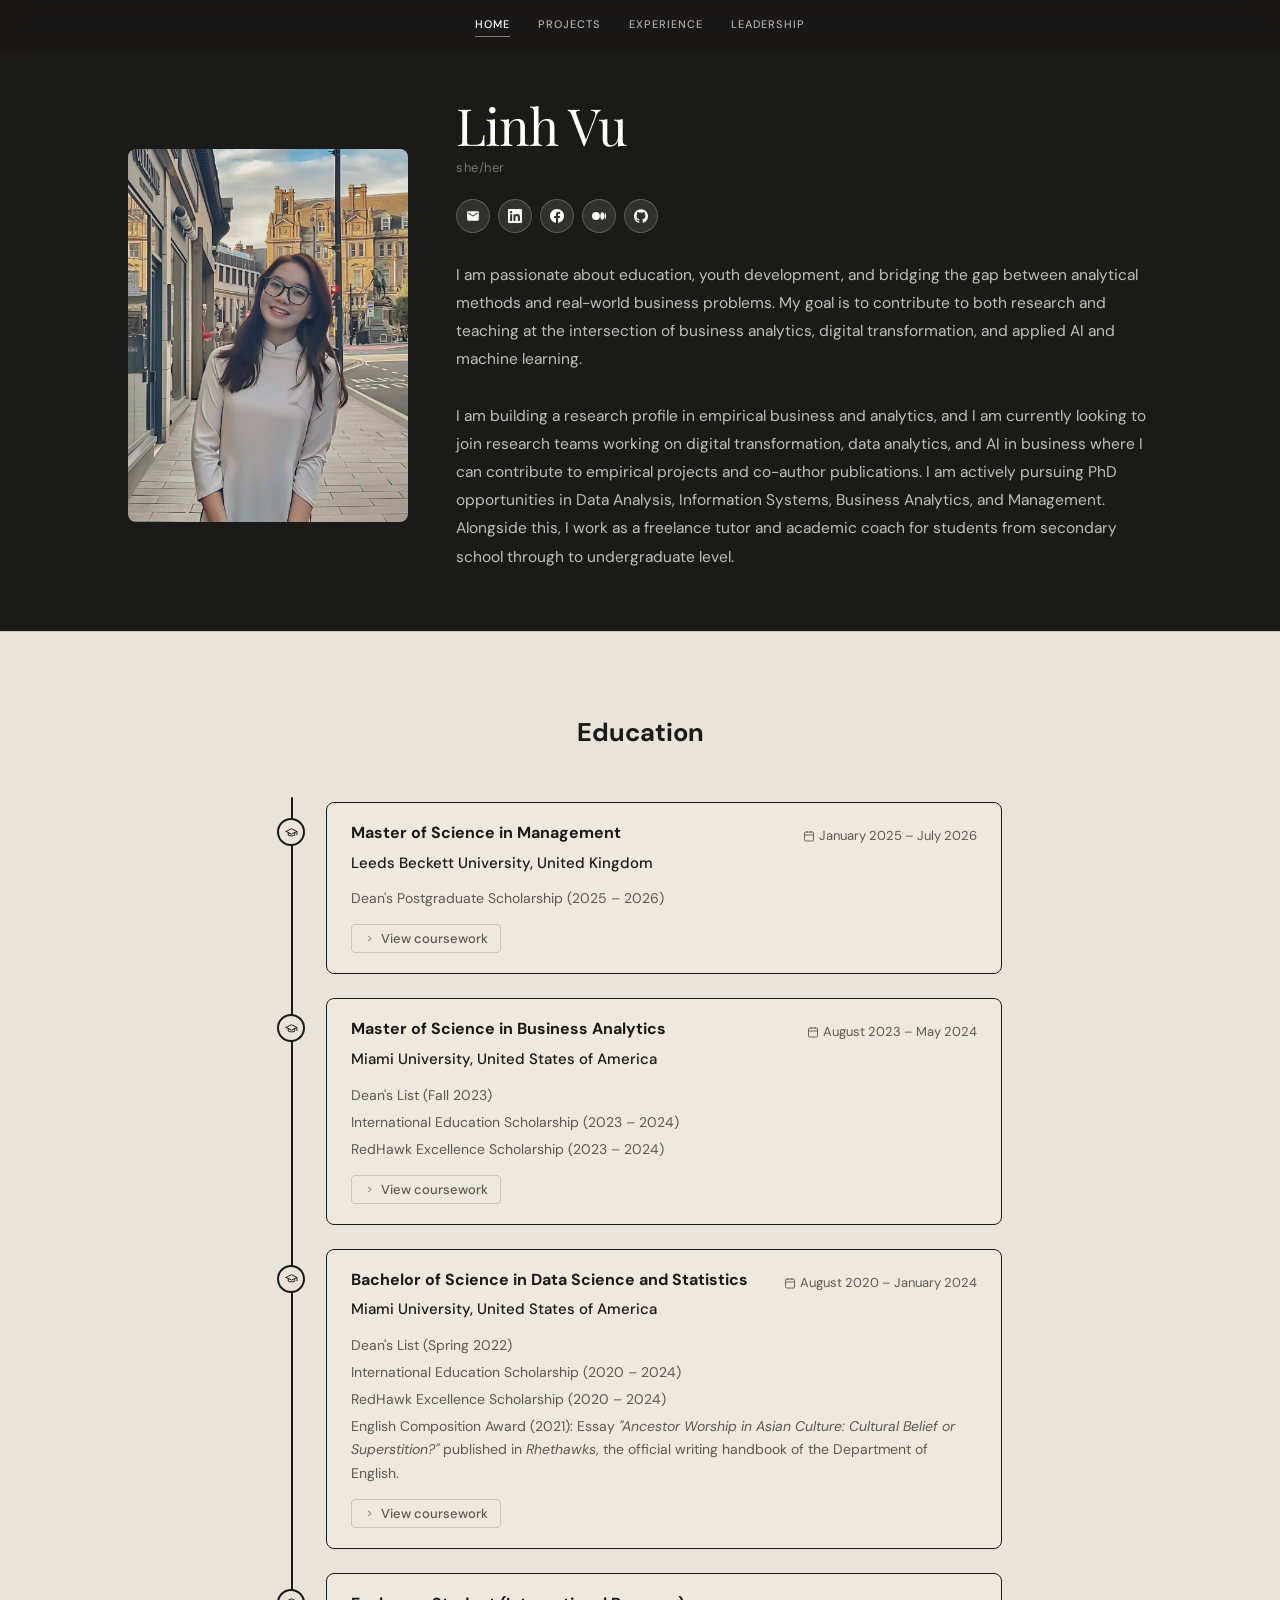
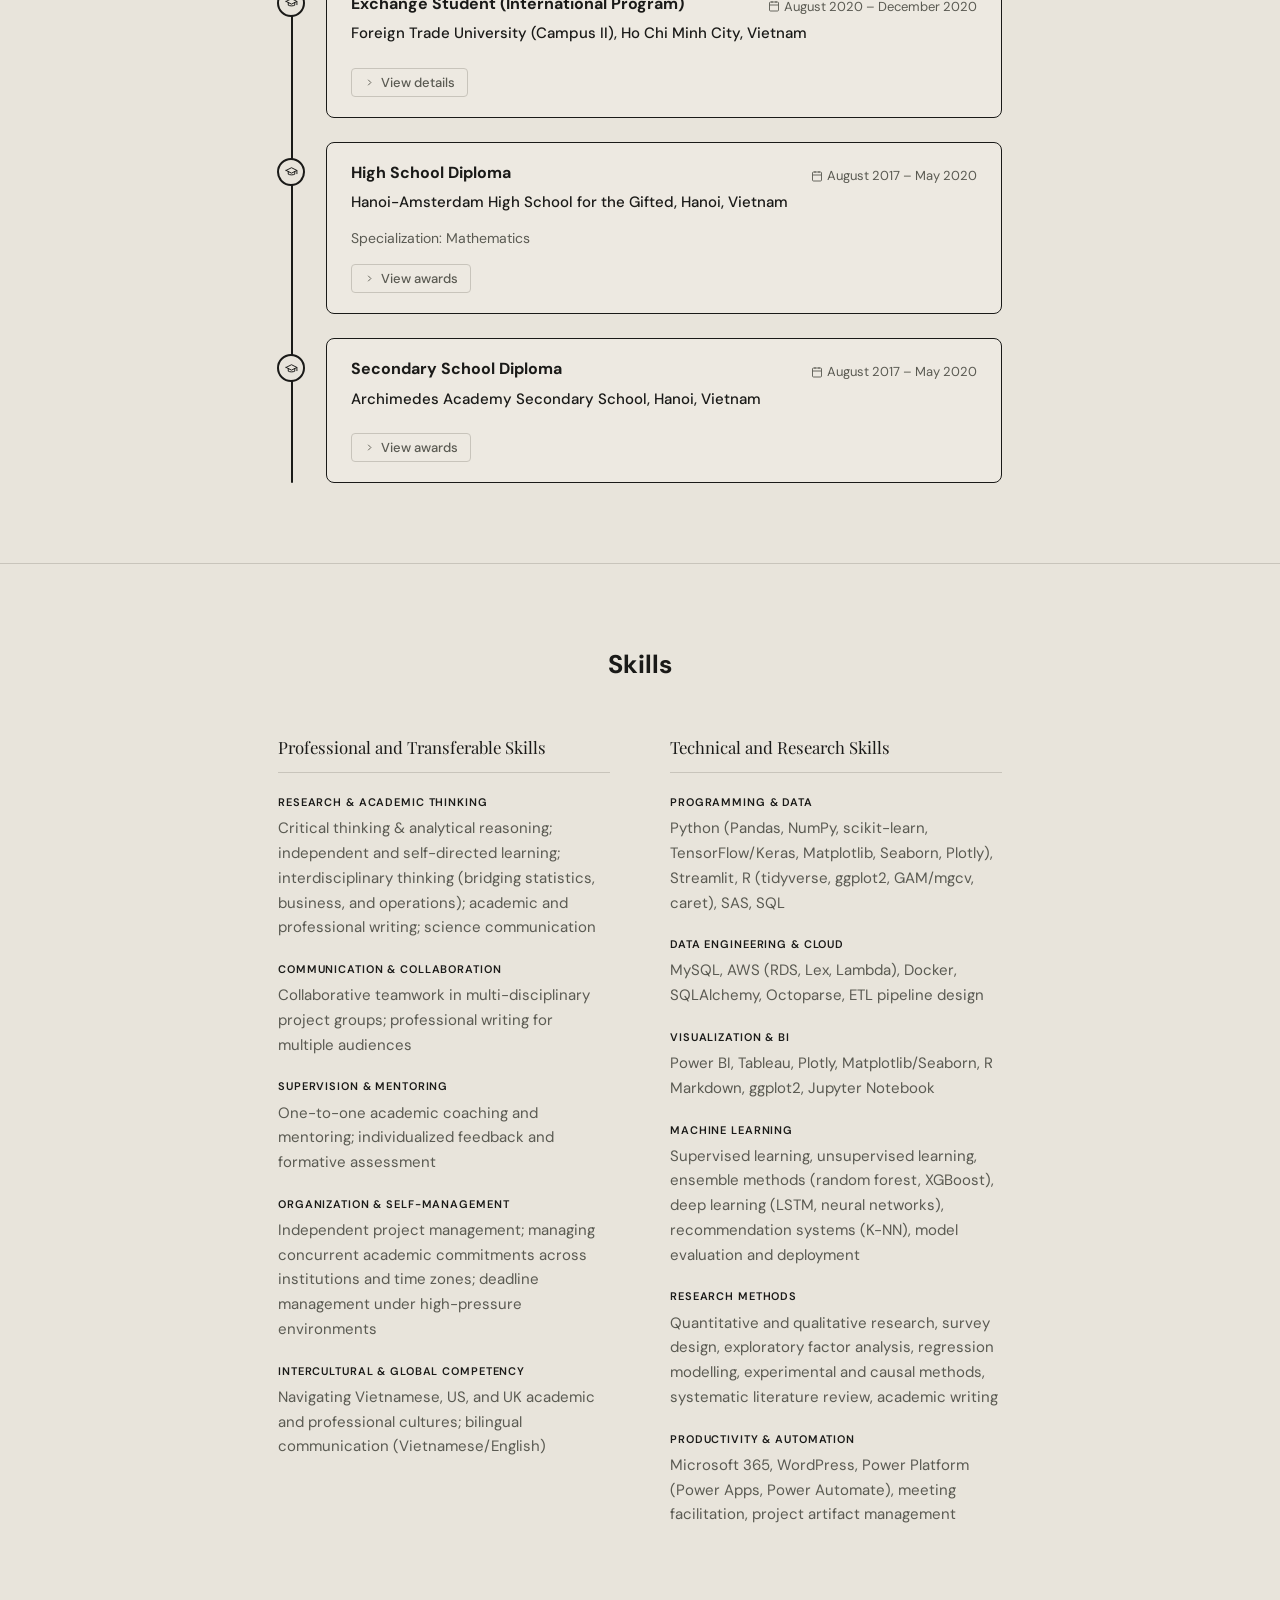
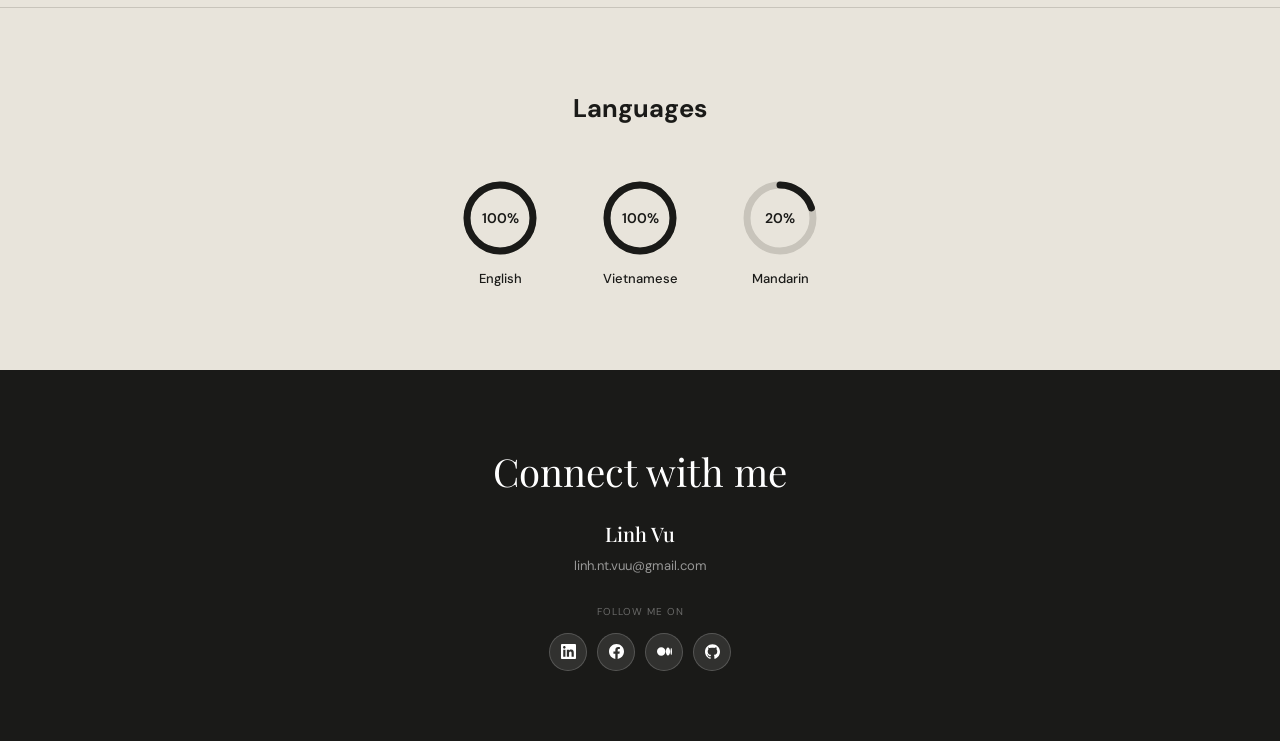
<file: index.html>
<!DOCTYPE html>
<html lang="en">
<head>
  <meta charset="UTF-8" />
  <meta name="viewport" content="width=device-width, initial-scale=1.0" />
  <title>Linh Vu | Personal Website</title>
  <link rel="preconnect" href="https://fonts.googleapis.com" />
  <link rel="preconnect" href="https://fonts.gstatic.com" crossorigin />
  <link href="https://fonts.googleapis.com/css2?family=Playfair+Display:ital,wght@0,400;0,500;0,700;1,400;1,500&family=DM+Sans:wght@300;400;500&display=swap" rel="stylesheet" />
  <link rel="stylesheet" href="style.css" />
  <style>
    /* ── HOME HERO ── */
    .hero {
      background: var(--bg-dark);
      color: white;
      padding: calc(var(--nav-h) + 48px) var(--page-pad) 60px;
      display: grid;
      grid-template-columns: 280px 1fr;
      gap: 48px;
      align-items: center;
    }
    /* photo left */
    .hero-photo {
      width: 100%;
      max-width: 280px;
      aspect-ratio: 3/4;
      overflow: hidden;
      border-radius: 8px;
      flex-shrink: 0;
    }
    .hero-photo img {
      width: 100%; height: 100%;
      object-fit: cover; object-position: center top;
    }
    /* text right */
    .hero-right-content { display: flex; flex-direction: column; }
    .hero-name {
      font-family: var(--serif); font-size: clamp(2.6rem, 4vw, 3.8rem);
      font-weight: 400; line-height: 1.0; margin-bottom: 6px;
      letter-spacing: -0.02em;
    }
    .hero-name em { font-style: italic; }
    .hero-pronoun { font-size: 13px; color: rgba(255,255,255,0.4); margin-bottom: 20px; letter-spacing: 0.04em; }
    .hero-socials { display: flex; gap: 8px; margin-bottom: 28px; flex-wrap: wrap; }
    .hero-social-link {
      width: 34px; height: 34px; border-radius: 50%;
      background: rgba(255,255,255,0.1); border: 1px solid rgba(255,255,255,0.2);
      display: flex; align-items: center; justify-content: center; transition: background 0.2s;
    }
    .hero-social-link:hover { background: rgba(255,255,255,0.2); }
    .hero-social-link svg { width: 14px; height: 14px; fill: white; }
    .hero-bio { font-size: 15.5px; line-height: 1.82; color: rgba(255,255,255,0.72); }
  </style>
</head>
<body>

<nav>
  <div class="nav-links">
    <a href="index.html" class="active">Home</a>
    <a href="projects.html">Projects</a>
    <a href="experience.html">Experience</a>
    <a href="leadership.html">Leadership</a>
  </div>
  <!--
  <div class="lang-switcher">
    <button class="lang-current" onclick="toggleLangMenu(this)">EN</button>
    <div class="lang-menu">
      <a href="vi/index.html">VI</a>
    </div>
  </div>
  -->
</nav>

<!-- HERO: photo left, name+socials+bio right -->
<section class="hero" id="home">
  <div class="hero-photo">
    <img src="images/linh.jpeg" alt="Linh Vu" />
  </div>
  <div class="hero-right-content">
    <h1 class="hero-name">Linh Vu</h1>
    <div class="hero-pronoun">she/her</div>
    <div class="hero-socials">
      <a href="mailto:linh.nt.vuu@gmail.com" class="hero-social-link" title="Email">
        <svg viewBox="0 0 24 24"><path d="M20 4H4c-1.1 0-2 .9-2 2v12c0 1.1.9 2 2 2h16c1.1 0 2-.9 2-2V6c0-1.1-.9-2-2-2zm0 4l-8 5-8-5V6l8 5 8-5v2z"/></svg>
      </a>
      <a href="https://www.linkedin.com/in/linhvu11/" target="_blank" class="hero-social-link" title="LinkedIn">
        <svg viewBox="0 0 24 24"><path d="M20.447 20.452h-3.554v-5.569c0-1.328-.027-3.037-1.852-3.037-1.853 0-2.136 1.445-2.136 2.939v5.667H9.351V9h3.414v1.561h.046c.477-.9 1.637-1.85 3.37-1.85 3.601 0 4.267 2.37 4.267 5.455v6.286zM5.337 7.433c-1.144 0-2.063-.926-2.063-2.065 0-1.138.92-2.063 2.063-2.063 1.14 0 2.064.925 2.064 2.063 0 1.139-.925 2.065-2.064 2.065zm1.782 13.019H3.555V9h3.564v11.452zM22.225 0H1.771C.792 0 0 .774 0 1.729v20.542C0 23.227.792 24 1.771 24h20.451C23.2 24 24 23.227 24 22.271V1.729C24 .774 23.2 0 22.222 0h.003z"/></svg>
      </a>
      <a href="https://www.facebook.com/linhbong115" target="_blank" class="hero-social-link" title="Facebook">
        <svg viewBox="0 0 24 24"><path d="M24 12.073c0-6.627-5.373-12-12-12s-12 5.373-12 12c0 5.99 4.388 10.954 10.125 11.854v-8.385H7.078v-3.47h3.047V9.43c0-3.007 1.792-4.669 4.533-4.669 1.312 0 2.686.235 2.686.235v2.953H15.83c-1.491 0-1.956.925-1.956 1.874v2.25h3.328l-.532 3.47h-2.796v8.385C19.612 23.027 24 18.062 24 12.073z"/></svg>
      </a>
      <a href="https://medium.com/@linhvu.nt" target="_blank" class="hero-social-link" title="Medium">
        <svg viewBox="0 0 24 24"><path d="M13.54 12a6.8 6.8 0 01-6.77 6.82A6.8 6.8 0 010 12a6.8 6.8 0 016.77-6.82A6.8 6.8 0 0113.54 12zM20.96 12c0 3.54-1.51 6.42-3.38 6.42-1.87 0-3.39-2.88-3.39-6.42s1.52-6.42 3.39-6.42 3.38 2.88 3.38 6.42M24 12c0 3.17-.53 5.75-1.19 5.75-.66 0-1.19-2.58-1.19-5.75s.53-5.75 1.19-5.75C23.47 6.25 24 8.83 24 12z"/></svg>
      </a>
      <a href="https://github.com/linhvu11" target="_blank" class="hero-social-link" title="GitHub">
        <svg viewBox="0 0 24 24"><path d="M12 .297c-6.63 0-12 5.373-12 12 0 5.303 3.438 9.8 8.205 11.385.6.113.82-.258.82-.577 0-.285-.01-1.04-.015-2.04-3.338.724-4.042-1.61-4.042-1.61C4.422 18.07 3.633 17.7 3.633 17.7c-1.087-.744.084-.729.084-.729 1.205.084 1.838 1.236 1.838 1.236 1.07 1.835 2.809 1.305 3.495.998.108-.776.417-1.305.76-1.605-2.665-.3-5.466-1.332-5.466-5.93 0-1.31.465-2.38 1.235-3.22-.135-.303-.54-1.523.105-3.176 0 0 1.005-.322 3.3 1.23.96-.267 1.98-.399 3-.405 1.02.006 2.04.138 3 .405 2.28-1.552 3.285-1.23 3.285-1.23.645 1.653.24 2.873.12 3.176.765.84 1.23 1.91 1.23 3.22 0 4.61-2.805 5.625-5.475 5.92.42.36.81 1.096.81 2.22 0 1.606-.015 2.896-.015 3.286 0 .315.21.69.825.57C20.565 22.092 24 17.592 24 12.297c0-6.627-5.373-12-12-12"/></svg>
      </a>
    </div>
    <p class="hero-bio">
      I am passionate about education, youth development, and bridging the gap between analytical methods and real-world business problems. My goal is to contribute to both research and teaching at the intersection of business analytics, digital transformation, and applied AI and machine learning.
      <br><br>
      I am building a research profile in empirical business and analytics, and I am currently looking to join research teams working on digital transformation, data analytics, and AI in business where I can contribute to empirical projects and co-author publications. I am actively pursuing PhD opportunities in Data Analysis, Information Systems, Business Analytics, and Management. Alongside this, I work as a freelance tutor and academic coach for students from secondary school through to undergraduate level.
    </p>
  </div>
</section>

<!-- EDUCATION -->
<section class="section" id="education">
  <div class="section-inner">
    <div class="section-label-wrap reveal"><div class="section-label">Education</div></div>
    <div class="section-content">
      <div class="timeline reveal">

        <!-- Leeds Beckett University -->
        <div class="timeline-item">
          <div class="timeline-dot">
            <!-- graduation cap line-art -->
            <svg viewBox="0 0 24 24"><path d="M22 10v6M2 10l10-5 10 5-10 5-10-5z"/><path d="M6 12v5c3.33 1.67 8.67 1.67 12 0v-5"/></svg>
          </div>
          <div class="timeline-card">
            <div class="timeline-card-header">
              <div class="timeline-card-title">Master of Science in Management</div>
              <div class="timeline-card-date">
                <svg viewBox="0 0 24 24"><rect x="3" y="4" width="18" height="18" rx="2"/><line x1="16" y1="2" x2="16" y2="6"/><line x1="8" y1="2" x2="8" y2="6"/><line x1="3" y1="10" x2="21" y2="10"/></svg>
                January 2025 – July 2026
              </div>
            </div> <!-- class="timeline-card-header" -->
            <span class="timeline-card-org">Leeds Beckett University, United Kingdom</span>
            <ul class="timeline-card-edu-scholarship">
              <li>Dean's Postgraduate Scholarship (2025 – 2026)</li>
            </ul>
            <button class="timeline-card-toggle" onclick="toggleCard(this)">
              <svg viewBox="0 0 24 24"><polyline points="9 6 15 12 9 18"/></svg>
              View coursework
            </button>
            <div class="edu-panel">
              <div class="edu-panel-subhead">Dissertation</div>
              <p><strong>"University-Industry Collaboration and Student Entrepreneurial Mindset Development in Vietnam"</strong> (Final mark: 82%) — quantitative survey design, exploratory factor analysis, hierarchical multiple regression, strategic management theory, higher education policy, entrepreneurship education</p>
              <div class="edu-panel-subhead">Coursework</div>
              <p><strong>Corporate Strategy:</strong> portfolio analysis, digital transformation strategy, strategic change management</p>
              <p><strong>Operations and Logistics Management:</strong> supply chain design, digital supply chain resilience, Industry 4.0 (IoT, RFID, ERP/SAP), lean/agile/JIT, sustainability in operations</p>
              <p><strong>Contemporary Marketing:</strong> digital marketing strategy, omnichannel strategy, market segmentation, CRM, consumer behavior, customer lifecycle</p>
              <p><strong>Managing People and Organizations:</strong> HRM strategy, organizational culture, motivational theory, leadership styles, workforce management</p>
              <p><strong>Managing Financial Resources:</strong> financial reporting, ratio analysis, cost-volume-profit analysis, budgeting, investment appraisal (NPV, IRR)</p>
              <p><strong>Risk Management:</strong> ERM, risk assessment matrices, ISO 31000 risk framework, operational and strategic risk, supply chain risk</p>
            </div>
          </div> <!-- class="timeline-card" -->
        </div> <!-- class="timeline-item" -->

        <!-- Miami University Master -->
        <div class="timeline-item">
          <div class="timeline-dot">
            <svg viewBox="0 0 24 24"><path d="M22 10v6M2 10l10-5 10 5-10 5-10-5z"/><path d="M6 12v5c3.33 1.67 8.67 1.67 12 0v-5"/></svg>
          </div>
          <div class="timeline-card">
            <div class="timeline-card-header">
              <div class="timeline-card-title">Master of Science in Business Analytics</div>
              <div class="timeline-card-date">
                <svg viewBox="0 0 24 24"><rect x="3" y="4" width="18" height="18" rx="2"/><line x1="16" y1="2" x2="16" y2="6"/><line x1="8" y1="2" x2="8" y2="6"/><line x1="3" y1="10" x2="21" y2="10"/></svg>
                August 2023 – May 2024
              </div>
            </div> <!-- class="timeline-card-header" -->
            <span class="timeline-card-org">Miami University, United States of America</span>
            <ul class="timeline-card-edu-scholarship">
              <li>Dean's List (Fall 2023)</li>
              <li>International Education Scholarship (2023 – 2024)</li>
              <li>RedHawk Excellence Scholarship (2023 – 2024)</li>
            </ul>
            <button class="timeline-card-toggle" onclick="toggleCard(this)">
              <svg viewBox="0 0 24 24"><polyline points="9 6 15 12 9 18"/></svg>
              View coursework
            </button>
            <div class="edu-panel">
              <p><strong>Data Warehousing and Business Intelligence (BI):</strong> data warehouse architecture, ETL processes, dimensional modeling (star/snowflake schema), BI tools</p>
              <p><strong>Big Data:</strong> large-scale data integration, distributed computing, Python/SQL pipelines, feature engineering</p>
              <p><strong>Data Mining in Business:</strong> classification, clustering, model evaluation, SMOTE, cross-validation</p>
              <p><strong>Machine Learning (ML):</strong> ML algorithms, deployment in organizational settings, ensemble methods, neural networks, model interpretability</p>
              <p><strong>Big Data Analytics and AI:</strong> NLP, deep learning fundamentals, LLM applications, cloud AI, chatbot/conversational AI development</p>
              <p><strong>Communicating with Data:</strong> data storytelling, EDA, Python/R visualizations, executive-level reporting, dashboards</p>
              <p><strong>Experimental Design and Causal Methods:</strong> A/B testing, propensity score matching, causal inference, difference-in-differences</p>
              <p><strong>Systems Modeling and Optimization:</strong> linear programming, decision modeling, sensitivity analysis</p>
              <p><strong>Prescriptive Analytics:</strong> optimization modeling, decision support systems, simulation</p>
            </div>
          </div> <!-- class="timeline-card" -->
        </div> <!-- class="timeline-item" -->

        <!-- Miami University Bachelor -->
        <div class="timeline-item">
          <div class="timeline-dot">
            <svg viewBox="0 0 24 24"><path d="M22 10v6M2 10l10-5 10 5-10 5-10-5z"/><path d="M6 12v5c3.33 1.67 8.67 1.67 12 0v-5"/></svg>
          </div>
          <div class="timeline-card">
            <div class="timeline-card-header">
              <div class="timeline-card-title">Bachelor of Science in Data Science and Statistics</div>
              <div class="timeline-card-date">
                <svg viewBox="0 0 24 24"><rect x="3" y="4" width="18" height="18" rx="2"/><line x1="16" y1="2" x2="16" y2="6"/><line x1="8" y1="2" x2="8" y2="6"/><line x1="3" y1="10" x2="21" y2="10"/></svg>
                August 2020 – January 2024
              </div>
            </div> <!-- class="timeline-card-header" -->
            <span class="timeline-card-org">Miami University, United States of America</span>
            <ul class="timeline-card-edu-scholarship">
              <li>Dean's List (Spring 2022)</li>
              <li>International Education Scholarship (2020 – 2024)</li>
              <li>RedHawk Excellence Scholarship (2020 – 2024)</li>
              <li>English Composition Award (2021): Essay <em>"Ancestor Worship in Asian Culture: Cultural Belief or Superstition?"</em> published in <em>Rhethawks</em>, the official writing handbook of the Department of English.</li>
            </ul>
            <button class="timeline-card-toggle" onclick="toggleCard(this)">
              <svg viewBox="0 0 24 24"><polyline points="9 6 15 12 9 18"/></svg>
              View coursework
            </button>
            <div class="edu-panel">
              <p><strong>Programming Foundations:</strong> OOP, Java, data abstraction, data structures, web application programming, algorithmic thinking</p>
              <p><strong>Database Systems:</strong> relational databases, SQL, schema design, query optimization</p>
              <p><strong>Statistical Programming:</strong> R/SAS, Monte Carlo simulation, randomization tests, statistical computing</p>
              <p><strong>Statistical Learning:</strong> supervised/unsupervised learning, model selection, overfitting/regularization</p>
              <p><strong>Probability:</strong> Bayes' theorem, sampling distributions, moment generating functions</p>
              <p><strong>Bayesian Statistics:</strong> prior/posterior distributions, probabilistic modeling, MCMC concepts</p>
              <p><strong>Inferential Statistics:</strong> estimation theory, hypothesis testing, chi-square and F-distributions</p>
              <p><strong>Forecasting:</strong> time series analysis, exponential smoothing, ARIMA, model evaluation</p>
              <p><strong>Regression Analysis:</strong> partial F-tests, residual analysis, model adequacy, odds ratios, variable selection</p>
              <p><strong>Experimental Design:</strong> randomized controlled trials, factorial design, blocking, pairwise comparisons</p>
              <p><strong>Economics:</strong> applied econometrics, micro/macro-economics, market structures, fiscal/monetary policy</p>
              <p><strong>Financial Accounting:</strong> financial statements, cost analysis, managerial decision-support</p>
            </div>
          </div> <!-- class="timeline-card" -->
        </div> <!-- class="timeline-item" -->

        <!-- Foreign Trade University -->
        <div class="timeline-item">
          <div class="timeline-dot">
            <svg viewBox="0 0 24 24"><path d="M22 10v6M2 10l10-5 10 5-10 5-10-5z"/><path d="M6 12v5c3.33 1.67 8.67 1.67 12 0v-5"/></svg>
          </div>
          <div class="timeline-card">
            <div class="timeline-card-header">
              <div class="timeline-card-title">Exchange Student (International Program)</div>
              <div class="timeline-card-date">
                <svg viewBox="0 0 24 24"><rect x="3" y="4" width="18" height="18" rx="2"/><line x1="16" y1="2" x2="16" y2="6"/><line x1="8" y1="2" x2="8" y2="6"/><line x1="3" y1="10" x2="21" y2="10"/></svg>
                August 2020 – December 2020
              </div>
            </div> <!-- class="timeline-card-header" -->
            <span class="timeline-card-org">Foreign Trade University (Campus II), Ho Chi Minh City, Vietnam</span>
            <button class="timeline-card-toggle" onclick="toggleCard(this)">
              <svg viewBox="0 0 24 24"><polyline points="9 6 15 12 9 18"/></svg>
              View details
            </button>
            <div class="edu-panel">
              <p>Participated in a Miami University exchange program at Foreign Trade University (FTU), Campus II, during the COVID-19 pandemic.</p>
              <p>Completed in-person <strong>Microeconomics</strong> and <strong>Macroeconomics</strong> coursework at FTU alongside full-time online study at Miami University</p>
              <p>
                <strong>Activity:</strong> Guest Speaker at workshop "Studying Abroad Experiences: How to Navigate International Education."
                <a href="leadership.html" style="display: inline-block; margin-left: 8px; font-size: 12px; color: var(--text-light); text-decoration: underline; white-space: nowrap;">View on Leadership page →</a>
              </p>
            </div>
          </div> <!-- class="timeline-card" -->
        </div> <!-- class="timeline-item" -->

        <!-- Hanoi-Amsterdam High School for the Gifted -->
        <div class="timeline-item">
          <div class="timeline-dot">
            <svg viewBox="0 0 24 24"><path d="M22 10v6M2 10l10-5 10 5-10 5-10-5z"/><path d="M6 12v5c3.33 1.67 8.67 1.67 12 0v-5"/></svg>
          </div>
          <div class="timeline-card">
            <div class="timeline-card-header">
              <div class="timeline-card-title">High School Diploma</div>
              <div class="timeline-card-date">
                <svg viewBox="0 0 24 24"><rect x="3" y="4" width="18" height="18" rx="2"/><line x1="16" y1="2" x2="16" y2="6"/><line x1="8" y1="2" x2="8" y2="6"/><line x1="3" y1="10" x2="21" y2="10"/></svg>
                August 2017 – May 2020
              </div>
            </div> <!-- class="timeline-card-header" -->
            <span class="timeline-card-org">Hanoi-Amsterdam High School for the Gifted, Hanoi, Vietnam</span>
            <ul class="timeline-card-edu-scholarship">
              <li>Specialization: Mathematics</li>
            </ul>
            <button class="timeline-card-toggle" onclick="toggleCard(this)">
              <svg viewBox="0 0 24 24"><polyline points="9 6 15 12 9 18"/></svg>
              View awards
            </button>
            <div class="edu-panel">
              <ul class="award-list">
                <li>
                  <div class="award-item">
                    <div class="award-item-title"><strong>Third Prize</strong>, Hanoi Municipal Selection Examination for Gifted High School Students</div>
                    <div class="award-item-date">March 2020</div>
                  </div>
                </li>
                <li>
                  <div class="award-item">
                    <div class="award-item-title"><strong>Consolation Prize</strong>, <a href="https://www.facebook.com/toanmohinh.hanoi/" target="_blank">Hanoi Math Modeling Competition</a></div>
                    <div class="award-item-date">August 2019</div>
                  </div>
                  <div class="award-item-detail">This 3-day annually competition was organized by Vietnam Society for Applications of Mathematics for 25 teams (100 participants) from Hanoi, Vietnam to solve real-life problems using math models.</div>
                </li>
                <li>
                  <div class="award-item">
                    <div class="award-item-title"><strong>Honorable Mention</strong>, <a href="https://www.immchallenge.org/Index.html" target="_blank">5th International Mathematical Modeling Challenge (IM<sup>2</sup>C)</a></div>
                    <div class="award-item-date">March – May 2019</div>
                  </div>
                  <div class="award-item-detail">The competition was organized by the Consortium for Mathematics and Its Applications (COMAP), a not-for-profit company dedicated to the improvement of mathematics education, and NeoUnion ESC Organization in Hong Kong (SAR). Problem topic: "Earth's Carrying Capacity". 57 teams from 33 countries/regions competed in the international round.</div>
                </li>
                <li>
                  <div class="award-item">
                    <div class="award-item-title"><strong>Silver Medal</strong>, <a href="https://www.facebook.com/InternationalTalentMathematicsContest" target="_blank">International Talent Mathematics Contest (ITMC)</a>, Bangkok, Thailand</div>
                    <div class="award-item-date">February 2019</div>
                  </div>
                  <div class="award-item-detail">Nearly 1,000 students from 10 countries participated.</div>
                </li>
                <li>
                  <div class="award-item">
                    <div class="award-item-title"><strong>3rd Place Winner</strong>, Winter Round of 6th International Tournament Mathematics Without Borders</div>
                    <div class="award-item-date">February 2019</div>
                  </div>
                  <div class="award-item-detail">Mathematics competition for students from grade 6 to 12 with 4 rounds (Spring, Summer, Autumn, Winter). 250 participants from all age groups attended the Winter round.</div>
                </li>
                <li>
                  <div class="award-item">
                    <div class="award-item-title"><strong>Third Prize</strong>, Hanoi Municipal Selection Examination for Gifted High School Students</div>
                    <div class="award-item-date">December 2018</div>
                  </div>
                </li>
                <li>
                  <div class="award-item">
                    <div class="award-item-title"><strong>Ams Ambassador</strong>, <a href="https://hn-ams.edu.vn/content/tan-ai-su-ams-2018-vu-nam-trang-linh-nu-sinh-chuyen-toan-xinh-ep-va-tai-nang" target="_blank">Hanoi–Amsterdam High School for the Gifted</a></div>
                    <div class="award-item-date">2018 – 2019</div>
                  </div>
                  <div class="award-item-detail"><a href="https://www.facebook.com/ngayhoianhtai18/" target="_blank">Ngày Hội Anh Tài (Talent Showcase)</a> is an annual student event series running from March to September. I was selected as the school's student ambassador based on academic excellence, personal talent, and extracurricular achievements across 5 rounds: application form, interview, professional photoshoot and public voting on social media, talent showcase, and a grand finale stage performance (including formal evening wear, traditional costume presentation, and a Q&A segment for the top 3 finalists).</div>
                </li>
                <li>
                  <div class="award-item">
                    <div class="award-item-title"><strong>Gold Award</strong>, Asia Student Leadership Conference (ASLC), Singapore</div>
                    <div class="award-item-date">July 2018</div>
                  </div>
                  <div class="award-item-detail">The annual conference was organized by <a href="https://www.facebook.com/SGYouthAmbassadors" target="_blank">Youth Ambassadors</a> and <a href="https://www.nyc.gov.sg" target="_blank">National Youth Council (NYC) Singapore</a>, attracting 260 participants from 10 countries across Asia in 2018.</div>
                </li>
              </ul> <!-- class="award-list" -->
            </div> <!-- class="edu-panel" -->
          </div> <!-- class="timeline-card" -->
        </div> <!-- class="timeline-item" -->

        <!-- Archimedes Academy Secondary School -->
        <div class="timeline-item">
          <div class="timeline-dot">
            <svg viewBox="0 0 24 24"><path d="M22 10v6M2 10l10-5 10 5-10 5-10-5z"/><path d="M6 12v5c3.33 1.67 8.67 1.67 12 0v-5"/></svg>
          </div>
          <div class="timeline-card">
            <div class="timeline-card-header">
              <div class="timeline-card-title">Secondary School Diploma</div>
              <div class="timeline-card-date">
                <svg viewBox="0 0 24 24"><rect x="3" y="4" width="18" height="18" rx="2"/><line x1="16" y1="2" x2="16" y2="6"/><line x1="8" y1="2" x2="8" y2="6"/><line x1="3" y1="10" x2="21" y2="10"/></svg>
                August 2017 – May 2020
              </div>
            </div> <!-- class="timeline-card-header" -->
            <span class="timeline-card-org">Archimedes Academy Secondary School, Hanoi, Vietnam</span>
            <button class="timeline-card-toggle" onclick="toggleCard(this)">
              <svg viewBox="0 0 24 24"><polyline points="9 6 15 12 9 18"/></svg>
              View awards
            </button>
            <div class="edu-panel">
              <ul class="award-list">
                <li>
                  <div class="award-item">
                    <div class="award-item-title"><strong>Second Prize</strong>, Hanoi Municipal Academic Competition for Gifted Grade 9 Students (Subject: Mathematics)</div>
                    <div class="award-item-date">May 2017</div>
                  </div>
                  <div class="award-item-detail">Grade 9 students in Hanoi competed in one of 13 subjects including Math, Literature, History, Chemistry, and Physics. There were 166 students competed in the Mathematics section in academic year 2016 – 2017.</div>
                </li>
                <li>
                  <div class="award-item">
                    <div class="award-item-title"><strong>Silver Medal</strong>, <a href="https://cmseducation.org/iymc/" target="_blank">International Young Mathematicians' Convention (IYMC)</a>, India</div>
                    <div class="award-item-date">2016</div>
                  </div>
                </li>
                <li>
                  <div class="award-item">
                    <div class="award-item-title"><strong>Bronze Medal</strong>, Hanoi Open Mathematics Competition (HOMC)</div>
                    <div class="award-item-date">2016</div>
                  </div>
                </li>
                <li>
                  <div class="award-item">
                    <div class="award-item-title"><strong>Gold Medal</strong>, International Mathematics Contest (IMC), Singapore</div>
                    <div class="award-item-date">2015</div>
                  </div>
                </li>
              </ul> <!-- class="award-list" -->
            </div> <!-- class="edu-panel" -->
          </div> <!-- class="timeline-card" -->
        </div> <!-- class="timeline-item" -->

      </div> <!-- class="timeline reveal" -->
    </div> <!-- class="section-content" -->
  </div> <!-- class="section-inner" -->
</section> <!-- end of EDUCATION section -->

<!-- SKILLS -->
<section class="section" id="skills">
  <div class="section-inner">
    <div class="section-label-wrap reveal"><div class="section-label">Skills</div></div>
    <div class="section-content reveal">
      <div class="skills-two-col">
        <div>
          <div class="skills-col-head">Professional and Transferable Skills</div>
          <div class="skills-group"><div class="skills-group-title">Research &amp; Academic Thinking</div><div class="skills-category-desc">Critical thinking &amp; analytical reasoning; independent and self-directed learning; interdisciplinary thinking (bridging statistics, business, and operations); academic and professional writing; science communication</div></div>
          <div class="skills-group"><div class="skills-group-title">Communication &amp; Collaboration</div><div class="skills-category-desc">Collaborative teamwork in multi-disciplinary project groups; professional writing for multiple audiences</div></div>
          <div class="skills-group"><div class="skills-group-title">Supervision &amp; Mentoring</div><div class="skills-category-desc">One-to-one academic coaching and mentoring; individualized feedback and formative assessment</div></div>
          <div class="skills-group"><div class="skills-group-title">Organization &amp; Self-Management</div><div class="skills-category-desc">Independent project management; managing concurrent academic commitments across institutions and time zones; deadline management under high-pressure environments</div></div>
          <div class="skills-group"><div class="skills-group-title">Intercultural &amp; Global Competency</div><div class="skills-category-desc">Navigating Vietnamese, US, and UK academic and professional cultures; bilingual communication (Vietnamese/English)</div></div>
        </div>
        <div>
          <div class="skills-col-head">Technical and Research Skills</div>
          <div class="skills-group"><div class="skills-group-title">Programming &amp; Data</div><div class="skills-category-desc">Python (Pandas, NumPy, scikit-learn, TensorFlow/Keras, Matplotlib, Seaborn, Plotly), Streamlit, R (tidyverse, ggplot2, GAM/mgcv, caret), SAS, SQL</div></div>
          <div class="skills-group"><div class="skills-group-title">Data Engineering &amp; Cloud</div><div class="skills-category-desc">MySQL, AWS (RDS, Lex, Lambda), Docker, SQLAlchemy, Octoparse, ETL pipeline design</div></div>
          <div class="skills-group"><div class="skills-group-title">Visualization &amp; BI</div><div class="skills-category-desc">Power BI, Tableau, Plotly, Matplotlib/Seaborn, R Markdown, ggplot2, Jupyter Notebook</div></div>
          <div class="skills-group"><div class="skills-group-title">Machine Learning</div><div class="skills-category-desc">Supervised learning, unsupervised learning, ensemble methods (random forest, XGBoost), deep learning (LSTM, neural networks), recommendation systems (K-NN), model evaluation and deployment</div></div>
          <div class="skills-group"><div class="skills-group-title">Research Methods</div><div class="skills-category-desc">Quantitative and qualitative research, survey design, exploratory factor analysis, regression modelling, experimental and causal methods, systematic literature review, academic writing</div></div>
          <div class="skills-group"><div class="skills-group-title">Productivity &amp; Automation</div><div class="skills-category-desc">Microsoft 365, WordPress, Power Platform (Power Apps, Power Automate), meeting facilitation, project artifact management</div></div>
        </div>
      </div>
    </div>
  </div>
</section> <!-- end of SKILLS section -->

<!-- LANGUAGES -->
<section class="section" id="languages">
  <div class="section-inner">
    <div class="section-label-wrap reveal"><div class="section-label">Languages</div></div>
    <div class="section-content reveal">
      <div class="lang-list">
        <div class="lang-item">
          <div class="lang-donut"><svg viewBox="0 0 80 80"><circle class="track" cx="40" cy="40" r="33"/><circle class="fill" cx="40" cy="40" r="33" stroke-dasharray="207.3 0" stroke-dashoffset="0"/></svg><div class="lang-donut-pct">100%</div></div>
          <div class="lang-name">English</div>
        </div>
        <div class="lang-item">
          <div class="lang-donut"><svg viewBox="0 0 80 80"><circle class="track" cx="40" cy="40" r="33"/><circle class="fill" cx="40" cy="40" r="33" stroke-dasharray="207.3 0" stroke-dashoffset="0"/></svg><div class="lang-donut-pct">100%</div></div>
          <div class="lang-name">Vietnamese</div>
        </div>
        <div class="lang-item">
          <div class="lang-donut"><svg viewBox="0 0 80 80"><circle class="track" cx="40" cy="40" r="33"/><circle class="fill" cx="40" cy="40" r="33" stroke-dasharray="41.5 165.8" stroke-dashoffset="0"/></svg><div class="lang-donut-pct">20%</div></div>
          <div class="lang-name">Mandarin</div>
        </div>
      </div>
    </div>
  </div>
</section> <!-- end of LANGUAGES section -->

<!-- FOOTER -->
<footer class="footer" id="connect">
  <div class="footer-title">Connect with me</div>
  <div class="footer-name">Linh Vu</div>
  <div class="footer-email"><a href="mailto:linh.nt.vuu@gmail.com">linh.nt.vuu@gmail.com</a></div>
  <div class="footer-label">Follow me on</div>
  <div class="social-links">
    <a href="https://www.linkedin.com/in/linhvu11/" target="_blank" class="social-link" title="LinkedIn"><svg viewBox="0 0 24 24"><path d="M20.447 20.452h-3.554v-5.569c0-1.328-.027-3.037-1.852-3.037-1.853 0-2.136 1.445-2.136 2.939v5.667H9.351V9h3.414v1.561h.046c.477-.9 1.637-1.85 3.37-1.85 3.601 0 4.267 2.37 4.267 5.455v6.286zM5.337 7.433c-1.144 0-2.063-.926-2.063-2.065 0-1.138.92-2.063 2.063-2.063 1.14 0 2.064.925 2.064 2.063 0 1.139-.925 2.065-2.064 2.065zm1.782 13.019H3.555V9h3.564v11.452zM22.225 0H1.771C.792 0 0 .774 0 1.729v20.542C0 23.227.792 24 1.771 24h20.451C23.2 24 24 23.227 24 22.271V1.729C24 .774 23.2 0 22.222 0h.003z"/></svg></a>
    <a href="https://www.facebook.com/linhbong115" target="_blank" class="social-link" title="Facebook"><svg viewBox="0 0 24 24"><path d="M24 12.073c0-6.627-5.373-12-12-12s-12 5.373-12 12c0 5.99 4.388 10.954 10.125 11.854v-8.385H7.078v-3.47h3.047V9.43c0-3.007 1.792-4.669 4.533-4.669 1.312 0 2.686.235 2.686.235v2.953H15.83c-1.491 0-1.956.925-1.956 1.874v2.25h3.328l-.532 3.47h-2.796v8.385C19.612 23.027 24 18.062 24 12.073z"/></svg></a>
    <a href="https://medium.com/@linhvu.nt" target="_blank" class="social-link" title="Medium"><svg viewBox="0 0 24 24"><path d="M13.54 12a6.8 6.8 0 01-6.77 6.82A6.8 6.8 0 010 12a6.8 6.8 0 016.77-6.82A6.8 6.8 0 0113.54 12zM20.96 12c0 3.54-1.51 6.42-3.38 6.42-1.87 0-3.39-2.88-3.39-6.42s1.52-6.42 3.39-6.42 3.38 2.88 3.38 6.42M24 12c0 3.17-.53 5.75-1.19 5.75-.66 0-1.19-2.58-1.19-5.75s.53-5.75 1.19-5.75C23.47 6.25 24 8.83 24 12z"/></svg></a>
    <a href="https://github.com/linhvu11" target="_blank" class="social-link" title="GitHub"><svg viewBox="0 0 24 24"><path d="M12 .297c-6.63 0-12 5.373-12 12 0 5.303 3.438 9.8 8.205 11.385.6.113.82-.258.82-.577 0-.285-.01-1.04-.015-2.04-3.338.724-4.042-1.61-4.042-1.61C4.422 18.07 3.633 17.7 3.633 17.7c-1.087-.744.084-.729.084-.729 1.205.084 1.838 1.236 1.838 1.236 1.07 1.835 2.809 1.305 3.495.998.108-.776.417-1.305.76-1.605-2.665-.3-5.466-1.332-5.466-5.93 0-1.31.465-2.38 1.235-3.22-.135-.303-.54-1.523.105-3.176 0 0 1.005-.322 3.3 1.23.96-.267 1.98-.399 3-.405 1.02.006 2.04.138 3 .405 2.28-1.552 3.285-1.23 3.285-1.23.645 1.653.24 2.873.12 3.176.765.84 1.23 1.91 1.23 3.22 0 4.61-2.805 5.625-5.475 5.92.42.36.81 1.096.81 2.22 0 1.606-.015 2.896-.015 3.286 0 .315.21.69.825.57C20.565 22.092 24 17.592 24 12.297c0-6.627-5.373-12-12-12"/></svg></a>
  </div>
</footer>

<script src="shared.js"></script>
</body>
</html>
</file>
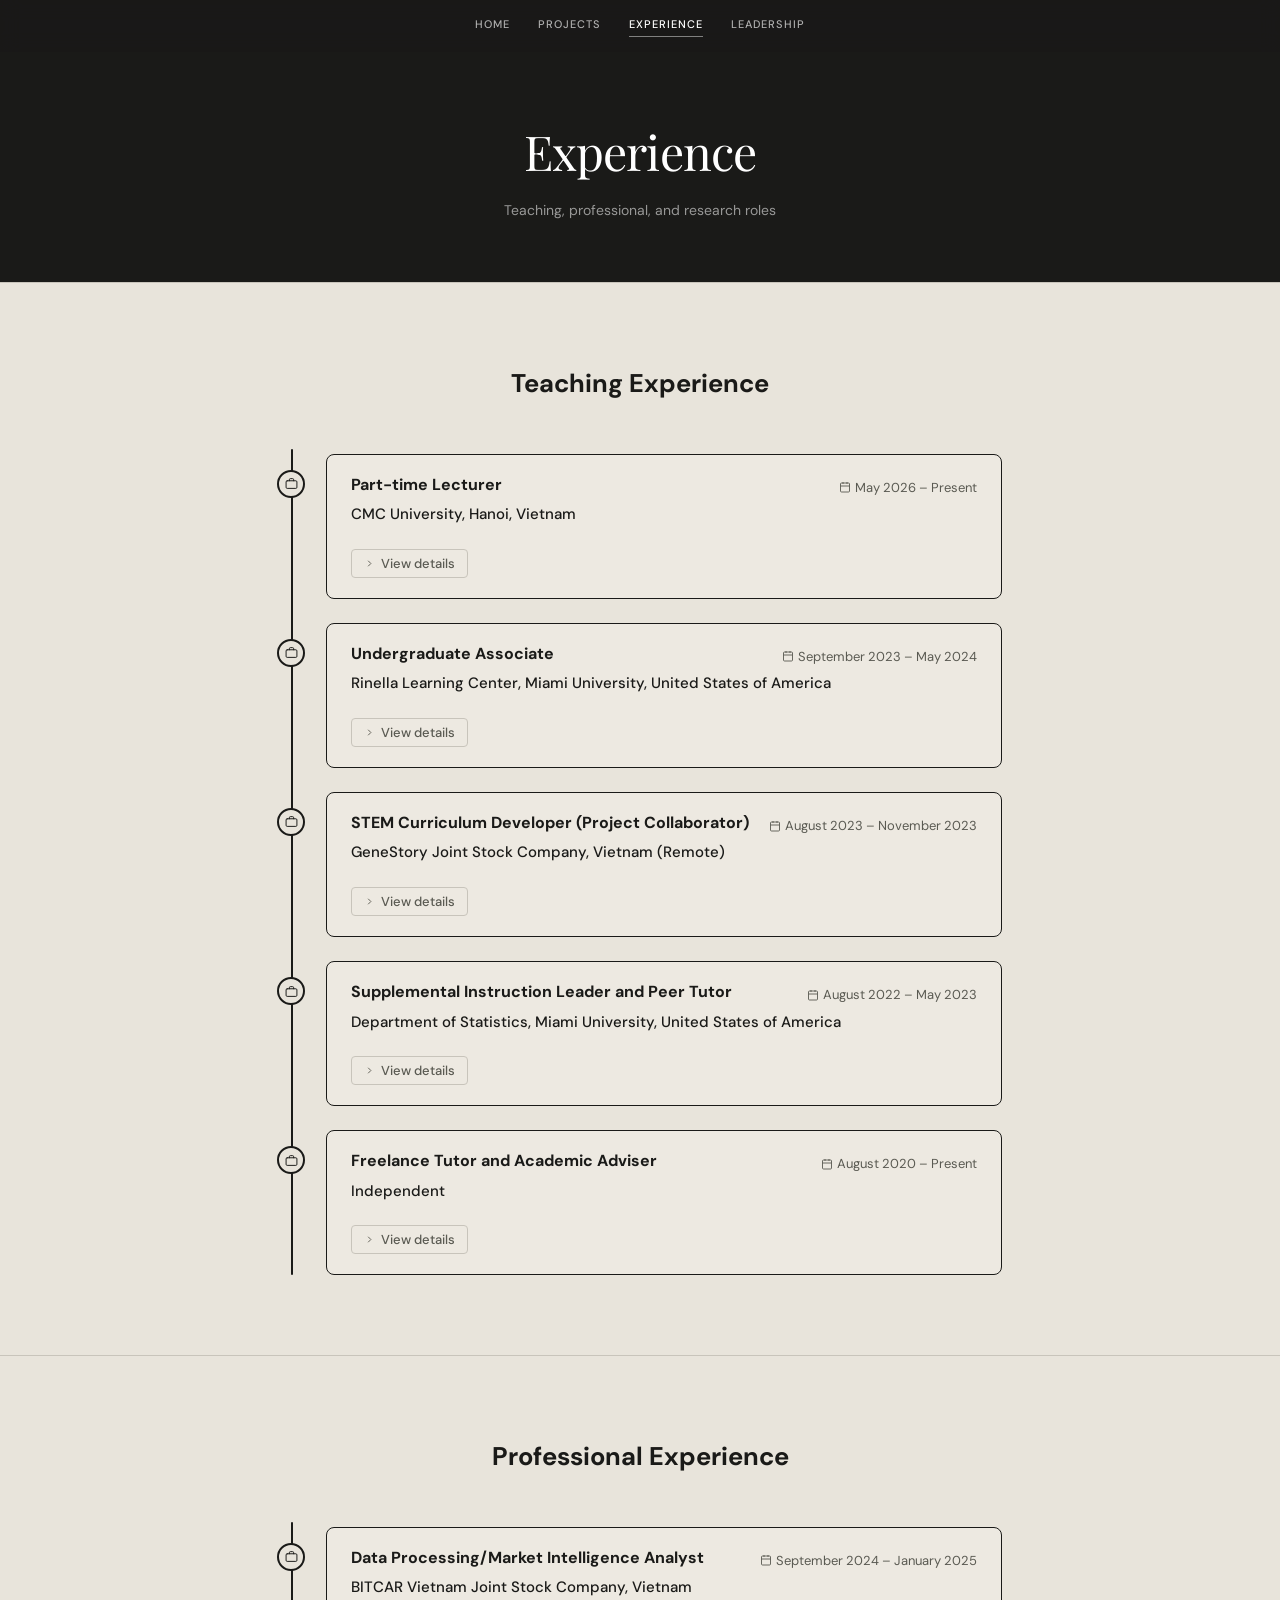
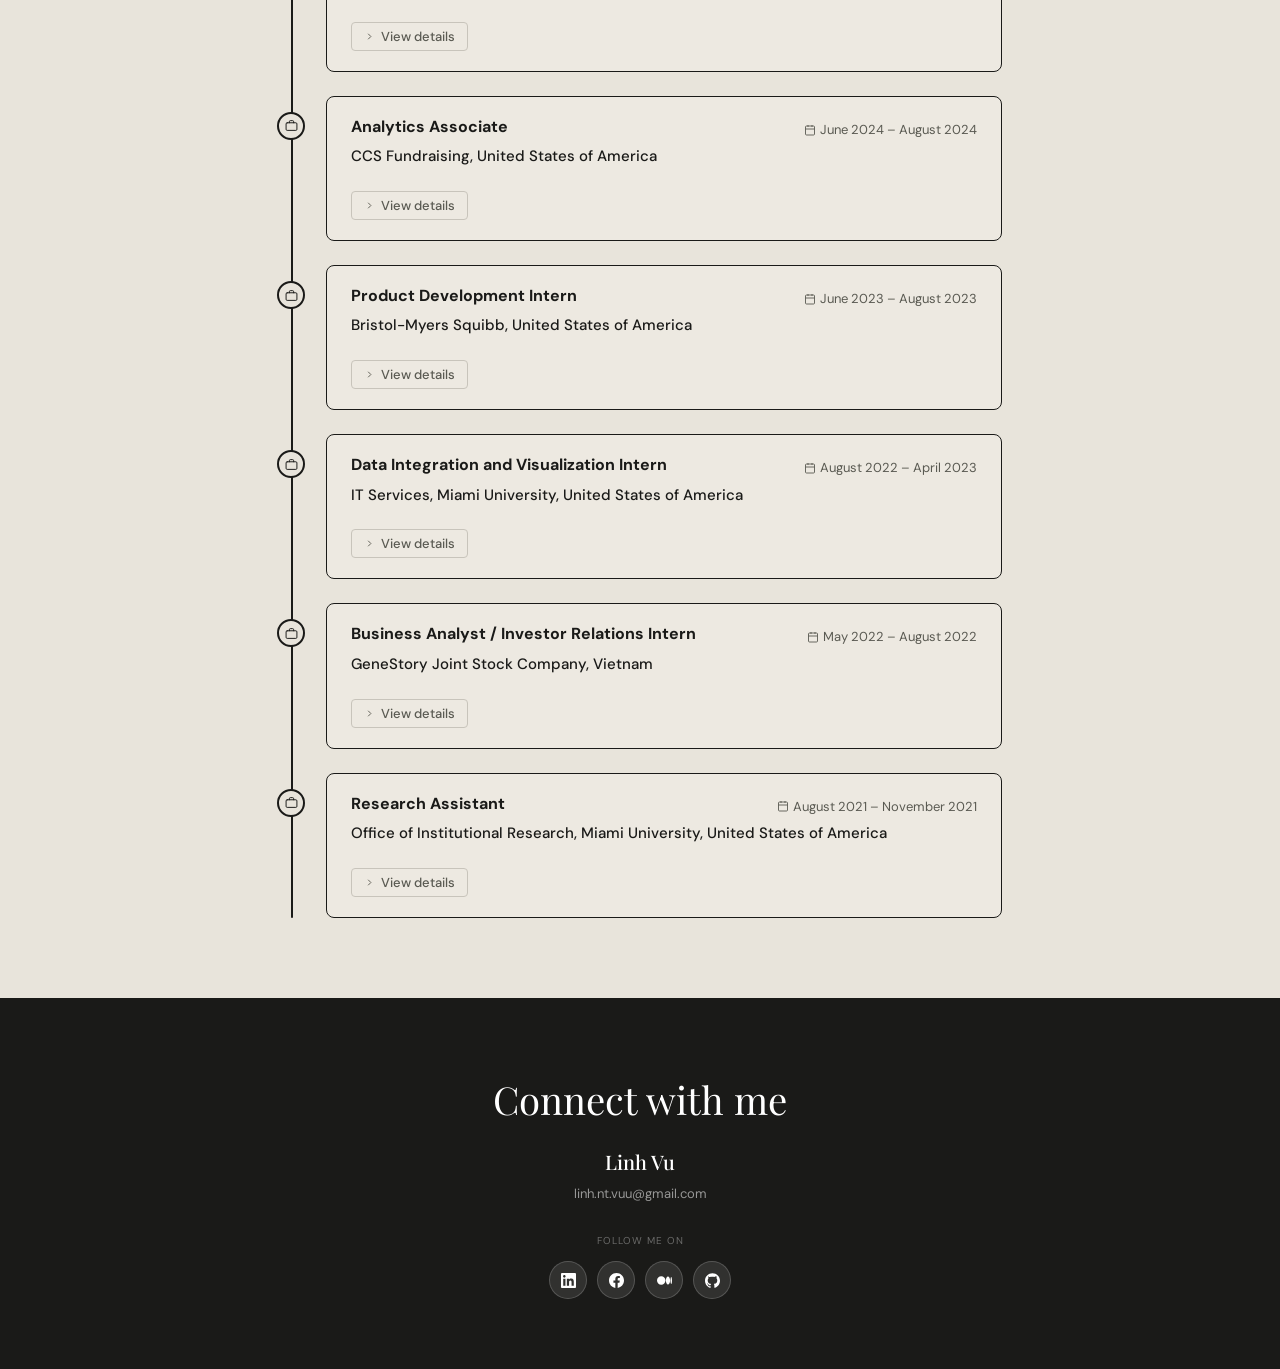
<file: experience.html>
<!DOCTYPE html>
<html lang="en">
<head>
  <meta charset="UTF-8" />
  <meta name="viewport" content="width=device-width, initial-scale=1.0" />
  <title>Experience | Linh Vu</title>
  <link rel="preconnect" href="https://fonts.googleapis.com" />
  <link rel="preconnect" href="https://fonts.gstatic.com" crossorigin />
  <link href="https://fonts.googleapis.com/css2?family=Playfair+Display:ital,wght@0,400;0,500;0,700;1,400;1,500&family=DM+Sans:wght@300;400;500&display=swap" rel="stylesheet" />
  <link rel="stylesheet" href="style.css" />
</head>
<body>
<nav>
  <div class="nav-links">
    <a href="index.html">Home</a>
    <a href="projects.html">Projects</a>
    <a href="experience.html" class="active">Experience</a>
    <a href="leadership.html">Leadership</a>
  </div>
  <!--
  <div class="lang-switcher">
    <button class="lang-current" onclick="toggleLangMenu(this)">EN</button>
    <div class="lang-menu">
      <a href="vi/experience.html">VI</a>
    </div>
  </div>
  -->
</nav>

<div class="page-hero">
  <h1>Experience</h1>
  <p>Teaching, professional, and research roles</p>
</div>

<!-- briefcase icon dot used throughout -->

<section class="section" id="teaching">
  <div class="section-inner">
    <div class="section-label-wrap reveal"><div class="section-label">Teaching Experience</div></div>
    <div class="section-content">
      <div class="timeline reveal">

        <!-- Part-time Lecturer — CMC University -->
        <div class="timeline-item">
          <div class="timeline-dot"><svg viewBox="0 0 24 24"><rect x="2" y="7" width="20" height="14" rx="2"/><path d="M16 7V5a2 2 0 00-2-2h-4a2 2 0 00-2 2v2"/></svg></div>
          <div class="timeline-card">
            <div class="timeline-card-header">
              <div class="timeline-card-title">Part-time Lecturer</div>
              <div class="timeline-card-date">
                <svg viewBox="0 0 24 24"><rect x="3" y="4" width="18" height="18" rx="2"/><line x1="16" y1="2" x2="16" y2="6"/><line x1="8" y1="2" x2="8" y2="6"/><line x1="3" y1="10" x2="21" y2="10"/></svg>
                May 2026 – Present
              </div>
            </div>
            <span class="timeline-card-org">CMC University, Hanoi, Vietnam</span>
 
            <button class="timeline-card-toggle" onclick="toggleCard(this)">
              <svg viewBox="0 0 24 24"><polyline points="9 6 15 12 9 18"/></svg>
              View details
            </button>
 
            <div class="experience-panel">
              <p><a href="https://cmcu.edu.vn/en/" target="_blank">CMC University</a> is part of CMC Technology Group and operates as Vietnam's first AI University, offering undergraduate programmes in technology, business, and digital innovation.</p>
              <ul class="experience-panel-bullets">
                <li>Teach Statistics/Business Statistics courses in the Faculty of General Education and the Faculty of Business and Management.</li>
                <li>(June 2026) Contributed to the development and delivery of the AI Application Training Programme for administrative staff at the Office of the Government of Vietnam, including prompt engineering frameworks, AI-assisted drafting across six administrative document types, and quality-control techniques for AI-generated outputs.</li>
                <li>Contribute to an early-stage research project examining students' perspectives on ethical standards, values, and expectations for university learning, human development, and career pathways during and after undergraduate study. The project centers student voices rather than institution- or faculty-led evaluation, and uses the AAC&amp;U VALUE Rubrics as a reference framework for survey item design and for converting response categories into numeric scales for data analysis.</li>
                <li>Support international cooperation activities and contribute to student advising, academic outreach, and institutional communications.</li>
              </ul>
            </div>
 
          </div>
        </div>

        <!-- Undergraduate Associate -->
        <div class="timeline-item">
          <div class="timeline-dot"><svg viewBox="0 0 24 24"><rect x="2" y="7" width="20" height="14" rx="2"/><path d="M16 7V5a2 2 0 00-2-2h-4a2 2 0 00-2 2v2"/></svg></div>
          <div class="timeline-card">
            <div class="timeline-card-header">
              <div class="timeline-card-title">Undergraduate Associate</div>
              <div class="timeline-card-date">
                <svg viewBox="0 0 24 24"><rect x="3" y="4" width="18" height="18" rx="2"/><line x1="16" y1="2" x2="16" y2="6"/><line x1="8" y1="2" x2="8" y2="6"/><line x1="3" y1="10" x2="21" y2="10"/></svg>
                September 2023 – May 2024
              </div>
            </div>
            <span class="timeline-card-org">Rinella Learning Center, Miami University, United States of America</span>

            <button class="timeline-card-toggle" onclick="toggleCard(this)">
              <svg viewBox="0 0 24 24"><polyline points="9 6 15 12 9 18"/></svg>
              View details
            </button>
            
            <div class="experience-panel">
              <ul class="experience-panel-bullets">
                <li>Nominated by a Department of Statistics faculty mentor to participate in the Undergraduate Associates (UA) program, a selective initiative designed for students to explore academic careers by working closely with faculty on teaching and research responsibilities.</li>
                <li>Supported research responsibilities: literature organization, data preparation, variable coding, and preliminary descriptive analysis.</li>
                <li>Supported teaching responsibilities: Observed and assisted with class sessions under direct faculty supervision; reviewed and provided written qualitative feedback on student assignments to inform faculty grading.</li>
                <li>Met with faculty mentor weekly to discuss student progress, teaching approaches, course planning, and research objectives.</li>
                <li>Gained understanding of academic career pathways, faculty responsibilities, student learning support structures, and the relationship between teaching and research.</li>
              </ul>
            </div>
            
          </div>
        </div>

        <!-- STEM Curriculum Developer -->
        <div class="timeline-item">
          <div class="timeline-dot"><svg viewBox="0 0 24 24"><rect x="2" y="7" width="20" height="14" rx="2"/><path d="M16 7V5a2 2 0 00-2-2h-4a2 2 0 00-2 2v2"/></svg></div>
          <div class="timeline-card">
            <div class="timeline-card-header">
              <div class="timeline-card-title">STEM Curriculum Developer (Project Collaborator)</div>
              <div class="timeline-card-date">
                <svg viewBox="0 0 24 24"><rect x="3" y="4" width="18" height="18" rx="2"/><line x1="16" y1="2" x2="16" y2="6"/><line x1="8" y1="2" x2="8" y2="6"/><line x1="3" y1="10" x2="21" y2="10"/></svg>
                August 2023 – November 2023
              </div>
            </div>
            <span class="timeline-card-org">GeneStory Joint Stock Company, Vietnam (Remote)</span>

            <button class="timeline-card-toggle" onclick="toggleCard(this)">
              <svg viewBox="0 0 24 24"><polyline points="9 6 15 12 9 18"/></svg>
              View details
            </button>
            
            <div class="experience-panel">
              <p><a href="https://genestory.ai" target="_blank">GeneStory</a> is a genomic and digital health start-up in Vietnam, founded by the executives of Vingroup JSC and VinBigData JSC, with the mission of encouraging lifestyle improvement, disease prevention, and early detection through modern AI and the largest database of genomic variants for the Vietnamese population.</p>
              <ul class="experience-panel-bullets">
                <li>Designed a 4-module STEM education curriculum with project-based learning activities in biology, health sciences, and scientific computing for K-12 learners and parents.</li>
                <li>Created educational materials and videos for an Open Day event reaching 200+ participants.</li>
              </ul>
            </div>
            
          </div>
        </div>
        
        <!-- SI Leader and Peer Tutor -->
        <div class="timeline-item">
          <div class="timeline-dot"><svg viewBox="0 0 24 24"><rect x="2" y="7" width="20" height="14" rx="2"/><path d="M16 7V5a2 2 0 00-2-2h-4a2 2 0 00-2 2v2"/></svg></div>
          <div class="timeline-card">
            <div class="timeline-card-header">
              <div class="timeline-card-title">Supplemental Instruction Leader and Peer Tutor</div>
              <div class="timeline-card-date">
                <svg viewBox="0 0 24 24"><rect x="3" y="4" width="18" height="18" rx="2"/><line x1="16" y1="2" x2="16" y2="6"/><line x1="8" y1="2" x2="8" y2="6"/><line x1="3" y1="10" x2="21" y2="10"/></svg>
                August 2022 – May 2023
              </div>
            </div>
            <span class="timeline-card-org">Department of Statistics, Miami University, United States of America</span>

            <button class="timeline-card-toggle" onclick="toggleCard(this)">
              <svg viewBox="0 0 24 24"><polyline points="9 6 15 12 9 18"/></svg>
              View details
            </button>
            
            <div class="experience-panel">
              <ul class="experience-panel-bullets">
                <li>Selected by the Rinella Learning Center as a Supplemental Instruction (SI) Leader and Peer Tutor to provide structured academic support for undergraduate data science courses.</li>
                <li>Completed mandatory training in evidence-based peer teaching methodologies, collaborative learning techniques, student learning strategies, and facilitation skills.</li>
                <li>Delivered two structured SI sessions per week focused on helping students <em>"learn how to learn"</em>: note-taking strategies, problem-solving frameworks, memory skills, self-testing methods, and test preparation and test-taking techniques.</li>
                <li>Communicated weekly with course instructors to align supplemental material with lecture topics and project deadlines; attended all course lectures and maintained electronic attendance records.</li>
              </ul>
            </div>
            
          </div>
        </div>

        <!-- Freelance Tutor and Academic Adviser -->
        <div class="timeline-item">
          <div class="timeline-dot"><svg viewBox="0 0 24 24"><rect x="2" y="7" width="20" height="14" rx="2"/><path d="M16 7V5a2 2 0 00-2-2h-4a2 2 0 00-2 2v2"/></svg></div>
          <div class="timeline-card">
            <div class="timeline-card-header">
              <div class="timeline-card-title">Freelance Tutor and Academic Adviser</div>
              <div class="timeline-card-date">
                <svg viewBox="0 0 24 24"><rect x="3" y="4" width="18" height="18" rx="2"/><line x1="16" y1="2" x2="16" y2="6"/><line x1="8" y1="2" x2="8" y2="6"/><line x1="3" y1="10" x2="21" y2="10"/></svg>
                August 2020 – Present
              </div>
            </div>
            <span class="timeline-card-org">Independent</span>
            
            <button class="timeline-card-toggle" onclick="toggleCard(this)">
              <svg viewBox="0 0 24 24"><polyline points="9 6 15 12 9 18"/></svg>
              View details
            </button>
            
            <div class="experience-panel">
              <ul class="experience-panel-bullets">
                <li>Provide personalized instruction to Vietnamese students across secondary school, high school, pre-college, and university undergraduate levels in Statistics, Calculus, Mathematics, Data Analysis, Econometrics, Economics, Business Management, and Financial Analysis.</li>
                <li>Prepare students for standardized examinations including SAT, Advanced Placement (AP), Victorian Certificate of Education (VCE), Western Australia Certificate of Education (WACE), Advanced Level (A-level), International Baccalaureate (IB), and IELTS through exam revision sessions and test-taking strategy coaching.</li>
                <li>Deliver academic advising on study pathways, major selection, and career orientation.</li>
                <li>Support students in preparing applications for colleges, international programs, and scholarships: advising on school selection strategy (fit analysis, reach/match/safety tiering, program alignment), building academic and extracurricular profiles, preparing application document checklists, drafting personal statements, and coordinating recommendation letter requests.</li>
                <li>Maintain regular communication with students and parents to track learning progress, provide updates, and adapt teaching methods to individual needs and learning styles.</li>
                <li>Achieved an average grade improvement of approximately 15 percentage points across all students; all pre-college students successfully transitioned to university-level coursework.</li>
              </ul>
            </div>
            
          </div>
        </div>

      </div>
    </div>
  </div>
</section>

<section class="section" id="professional">
  <div class="section-inner">
    <div class="section-label-wrap reveal"><div class="section-label">Professional Experience</div></div>
    <div class="section-content">
      <div class="timeline reveal">

        <!-- BITCAR -->
        <div class="timeline-item">
          <div class="timeline-dot"><svg viewBox="0 0 24 24"><rect x="2" y="7" width="20" height="14" rx="2"/><path d="M16 7V5a2 2 0 00-2-2h-4a2 2 0 00-2 2v2"/></svg></div>
          <div class="timeline-card">
            <div class="timeline-card-header">
              <div class="timeline-card-title">Data Processing/Market Intelligence Analyst</div>
              <div class="timeline-card-date">
                <svg viewBox="0 0 24 24"><rect x="3" y="4" width="18" height="18" rx="2"/><line x1="16" y1="2" x2="16" y2="6"/><line x1="8" y1="2" x2="8" y2="6"/><line x1="3" y1="10" x2="21" y2="10"/></svg>
                September 2024 – January 2025
              </div>
            </div>
            <span class="timeline-card-org">BITCAR Vietnam Joint Stock Company, Vietnam</span>

            <button class="timeline-card-toggle" onclick="toggleCard(this)">
              <svg viewBox="0 0 24 24"><polyline points="9 6 15 12 9 18"/></svg>
              View details
            </button>
            
            <div class="experience-panel">
              <p><a href="https://bitcar.com.vn" target="_blank">BITCAR Vietnam</a> is the largest multi-brand automotive dealership network in Northern Vietnam, with 12+ authorized dealerships representing BYD, Mitsubishi, Toyota, and Ford. The company also operates 100+ public EV charging stations nationwide through its subsidiary BITCHARGE, forming an integrated automotive retail and clean mobility ecosystem.</p>
              <ul class="experience-panel-bullets">
                <li>Automated data collection workflows using Octoparse web scraping to extract competitor pricing, market trend data, customer reviews, and accessory pricing for EV models to inform Vietnam pre-launch strategy.</li>
                <li>Built data pipelines in Python to process 50K+ records and performed extensive exploratory data analysis (EDA) for competitor analysis and market analysis.</li>
              </ul>
            </div>
            
          </div>
        </div>

        <!-- Analytics Associate -->
        <div class="timeline-item">
          <div class="timeline-dot"><svg viewBox="0 0 24 24"><rect x="2" y="7" width="20" height="14" rx="2"/><path d="M16 7V5a2 2 0 00-2-2h-4a2 2 0 00-2 2v2"/></svg></div>
          <div class="timeline-card">
            <div class="timeline-card-header">
              <div class="timeline-card-title">Analytics Associate</div>
              <div class="timeline-card-date">
                <svg viewBox="0 0 24 24"><rect x="3" y="4" width="18" height="18" rx="2"/><line x1="16" y1="2" x2="16" y2="6"/><line x1="8" y1="2" x2="8" y2="6"/><line x1="3" y1="10" x2="21" y2="10"/></svg>
                June 2024 – August 2024
              </div>
            </div>
            <span class="timeline-card-org">CCS Fundraising, United States of America</span>

            <button class="timeline-card-toggle" onclick="toggleCard(this)">
              <svg viewBox="0 0 24 24"><polyline points="9 6 15 12 9 18"/></svg>
              View details
            </button>
            
            <div class="experience-panel">
              <p><a href="https://www.ccsfundraising.com" target="_blank">CCS Fundraising</a>, founded in 1947, is a leading strategic consulting firm with nearly 80 years of experience in end-to-end fundraising services for nonprofit organizations across healthcare, higher education, and human services sectors. The firm operates 16 offices globally and manages over $32 billion in active campaign goals annually, delivering data-driven strategy, donor analytics, and development management to mission-driven clients.</p>
              <ul class="experience-panel-bullets">
                <li>Analyzed donor engagement patterns using R (tidyverse, caret) and Python; developed data preprocessing scripts for cleaning, transforming, and integrating complex donor databases.</li>
                <li>Built prototype analytics tools using MySQL, Docker, and Streamlit for donor retention visualization.</li>
                <li>Produced comprehensive reports and interactive dashboards to support fundraising strategies.</li>
              </ul>
            </div>
            
          </div>
        </div>

        <!-- Product Development Intern -->
        <div class="timeline-item">
          <div class="timeline-dot"><svg viewBox="0 0 24 24"><rect x="2" y="7" width="20" height="14" rx="2"/><path d="M16 7V5a2 2 0 00-2-2h-4a2 2 0 00-2 2v2"/></svg></div>
          <div class="timeline-card">
            <div class="timeline-card-header">
              <div class="timeline-card-title">Product Development Intern</div>
              <div class="timeline-card-date">
                <svg viewBox="0 0 24 24"><rect x="3" y="4" width="18" height="18" rx="2"/><line x1="16" y1="2" x2="16" y2="6"/><line x1="8" y1="2" x2="8" y2="6"/><line x1="3" y1="10" x2="21" y2="10"/></svg>
                June 2023 – August 2023
              </div>
            </div>
            <span class="timeline-card-org">Bristol-Myers Squibb, United States of America</span>

            <button class="timeline-card-toggle" onclick="toggleCard(this)">
              <svg viewBox="0 0 24 24"><polyline points="9 6 15 12 9 18"/></svg>
              View details
            </button>
            
            <div class="experience-panel">
              <p><a href="https://www.bms.com" target="_blank">Bristol Myers Squibb (BMS)</a> is a Fortune 500 global biopharmaceutical company, focusing on the research, development, manufacturing, and distribution of innovative medicines across oncology, immunology, hematology, and cardiovascular disease.</p>
              <ul class="experience-panel-bullets">
                <li>Created automated reporting workflows using Microsoft Power Platform (Power Apps and Power Automate), reducing manual reporting time by approximately 80% and data entry errors by 50%.</li>
                <li>Designed standardized workflow documentation for portfolio reporting, adopted across the Portfolio Strategy team, increasing team productivity by approximately 25%.</li>
              </ul>
            </div>
            
          </div>
        </div>

        <!-- Data Integration and Visualization Intern -->
        <div class="timeline-item">
          <div class="timeline-dot"><svg viewBox="0 0 24 24"><rect x="2" y="7" width="20" height="14" rx="2"/><path d="M16 7V5a2 2 0 00-2-2h-4a2 2 0 00-2 2v2"/></svg></div>
          <div class="timeline-card">
            <div class="timeline-card-header">
              <div class="timeline-card-title">Data Integration and Visualization Intern</div>
              <div class="timeline-card-date">
                <svg viewBox="0 0 24 24"><rect x="3" y="4" width="18" height="18" rx="2"/><line x1="16" y1="2" x2="16" y2="6"/><line x1="8" y1="2" x2="8" y2="6"/><line x1="3" y1="10" x2="21" y2="10"/></svg>
                August 2022 – April 2023
              </div>
            </div>
            <span class="timeline-card-org">IT Services, Miami University, United States of America</span>
            
            <button class="timeline-card-toggle" onclick="toggleCard(this)">
              <svg viewBox="0 0 24 24"><polyline points="9 6 15 12 9 18"/></svg>
              View details
            </button>
            
            <div class="experience-panel">
              <ul class="experience-panel-bullets">
                <li>Developed Excel-based metrics and formulas to measure customer satisfaction from campus surveys.</li>
                <li>Built Tableau dashboards to visualize IT service usage patterns and performance indicators for university stakeholders.</li>
                <li>Implemented an iPaaS solution to systematize task reminders and follow-ups, increasing productivity and responsiveness across the department.</li>
              </ul>
            </div>
            
          </div>
        </div>

        <!-- GeneStory Intern -->
        <div class="timeline-item">
          <div class="timeline-dot"><svg viewBox="0 0 24 24"><rect x="2" y="7" width="20" height="14" rx="2"/><path d="M16 7V5a2 2 0 00-2-2h-4a2 2 0 00-2 2v2"/></svg></div>
          <div class="timeline-card">
            <div class="timeline-card-header">
              <div class="timeline-card-title">Business Analyst / Investor Relations Intern</div>
              <div class="timeline-card-date">
                <svg viewBox="0 0 24 24"><rect x="3" y="4" width="18" height="18" rx="2"/><line x1="16" y1="2" x2="16" y2="6"/><line x1="8" y1="2" x2="8" y2="6"/><line x1="3" y1="10" x2="21" y2="10"/></svg>
                May 2022 – August 2022
              </div>
            </div>
            <span class="timeline-card-org">GeneStory Joint Stock Company, Vietnam</span>

            <button class="timeline-card-toggle" onclick="toggleCard(this)">
              <svg viewBox="0 0 24 24"><polyline points="9 6 15 12 9 18"/></svg>
              View details
            </button>
            
            <div class="experience-panel">
              <p><a href="https://genestory.ai" target="_blank">GeneStory</a> is a genomic and digital health start-up in Vietnam, founded by the executives of Vingroup JSC and VinBigData JSC, with the mission of encouraging lifestyle improvement, disease prevention, and early detection through modern AI and the largest database of genomic variants for the Vietnamese population.</p>
              <ul class="experience-panel-bullets">
                <li>Performed quantitative market analysis and produced visualizations of customer insights and strategic roadmap for pharmaceutical and genomics industries.</li>
                <li>Supported the Investor Relations team with market research and documentation for startup competitions.</li>
                <li>Collaborated with clinical experts to develop bilingual scientific genetic testing reports (English and Vietnamese) for healthcare providers.</li>
              </ul>
            </div>
            
          </div>
        </div>
        
        <!-- Research Assistant -->
        <div class="timeline-item">
          <div class="timeline-dot"><svg viewBox="0 0 24 24"><rect x="2" y="7" width="20" height="14" rx="2"/><path d="M16 7V5a2 2 0 00-2-2h-4a2 2 0 00-2 2v2"/></svg></div>
          <div class="timeline-card">
            <div class="timeline-card-header">
              <div class="timeline-card-title">Research Assistant</div>
              <div class="timeline-card-date">
                <svg viewBox="0 0 24 24"><rect x="3" y="4" width="18" height="18" rx="2"/><line x1="16" y1="2" x2="16" y2="6"/><line x1="8" y1="2" x2="8" y2="6"/><line x1="3" y1="10" x2="21" y2="10"/></svg>
                August 2021 – November 2021
              </div>
            </div>
            <span class="timeline-card-org">Office of Institutional Research, Miami University, United States of America</span>
            
            <button class="timeline-card-toggle" onclick="toggleCard(this)">
              <svg viewBox="0 0 24 24"><polyline points="9 6 15 12 9 18"/></svg>
              View details
            </button>
            
            <div class="experience-panel">
              <ul class="experience-panel-bullets">
                <li>Supported with data collection and analysis for a project tracking educational and career outcomes of approximately 5,000+ recent alumni, informing university planning and reporting.</li>
              </ul>
            </div>
            
          </div>
        </div>

      </div>
    </div>
  </div>
</section>

<!-- FOOTER -->
<footer class="footer" id="connect">
  <div class="footer-title">Connect with me</div>
  <div class="footer-name">Linh Vu</div>
  <div class="footer-email"><a href="mailto:linh.nt.vuu@gmail.com">linh.nt.vuu@gmail.com</a></div>
  <div class="footer-label">Follow me on</div>
  <div class="social-links">
    <a href="https://www.linkedin.com/in/linhvu11/" target="_blank" class="social-link" title="LinkedIn"><svg viewBox="0 0 24 24"><path d="M20.447 20.452h-3.554v-5.569c0-1.328-.027-3.037-1.852-3.037-1.853 0-2.136 1.445-2.136 2.939v5.667H9.351V9h3.414v1.561h.046c.477-.9 1.637-1.85 3.37-1.85 3.601 0 4.267 2.37 4.267 5.455v6.286zM5.337 7.433c-1.144 0-2.063-.926-2.063-2.065 0-1.138.92-2.063 2.063-2.063 1.14 0 2.064.925 2.064 2.063 0 1.139-.925 2.065-2.064 2.065zm1.782 13.019H3.555V9h3.564v11.452zM22.225 0H1.771C.792 0 0 .774 0 1.729v20.542C0 23.227.792 24 1.771 24h20.451C23.2 24 24 23.227 24 22.271V1.729C24 .774 23.2 0 22.222 0h.003z"/></svg></a>
    <a href="https://www.facebook.com/linhbong115" target="_blank" class="social-link" title="Facebook"><svg viewBox="0 0 24 24"><path d="M24 12.073c0-6.627-5.373-12-12-12s-12 5.373-12 12c0 5.99 4.388 10.954 10.125 11.854v-8.385H7.078v-3.47h3.047V9.43c0-3.007 1.792-4.669 4.533-4.669 1.312 0 2.686.235 2.686.235v2.953H15.83c-1.491 0-1.956.925-1.956 1.874v2.25h3.328l-.532 3.47h-2.796v8.385C19.612 23.027 24 18.062 24 12.073z"/></svg></a>
    <a href="https://medium.com/@linhvu.nt" target="_blank" class="social-link" title="Medium"><svg viewBox="0 0 24 24"><path d="M13.54 12a6.8 6.8 0 01-6.77 6.82A6.8 6.8 0 010 12a6.8 6.8 0 016.77-6.82A6.8 6.8 0 0113.54 12zM20.96 12c0 3.54-1.51 6.42-3.38 6.42-1.87 0-3.39-2.88-3.39-6.42s1.52-6.42 3.39-6.42 3.38 2.88 3.38 6.42M24 12c0 3.17-.53 5.75-1.19 5.75-.66 0-1.19-2.58-1.19-5.75s.53-5.75 1.19-5.75C23.47 6.25 24 8.83 24 12z"/></svg></a>
    <a href="https://github.com/linhvu11" target="_blank" class="social-link" title="GitHub"><svg viewBox="0 0 24 24"><path d="M12 .297c-6.63 0-12 5.373-12 12 0 5.303 3.438 9.8 8.205 11.385.6.113.82-.258.82-.577 0-.285-.01-1.04-.015-2.04-3.338.724-4.042-1.61-4.042-1.61C4.422 18.07 3.633 17.7 3.633 17.7c-1.087-.744.084-.729.084-.729 1.205.084 1.838 1.236 1.838 1.236 1.07 1.835 2.809 1.305 3.495.998.108-.776.417-1.305.76-1.605-2.665-.3-5.466-1.332-5.466-5.93 0-1.31.465-2.38 1.235-3.22-.135-.303-.54-1.523.105-3.176 0 0 1.005-.322 3.3 1.23.96-.267 1.98-.399 3-.405 1.02.006 2.04.138 3 .405 2.28-1.552 3.285-1.23 3.285-1.23.645 1.653.24 2.873.12 3.176.765.84 1.23 1.91 1.23 3.22 0 4.61-2.805 5.625-5.475 5.92.42.36.81 1.096.81 2.22 0 1.606-.015 2.896-.015 3.286 0 .315.21.69.825.57C20.565 22.092 24 17.592 24 12.297c0-6.627-5.373-12-12-12"/></svg></a>
  </div>
</footer>

<script src="shared.js"></script>
</body>
</html>
</file>
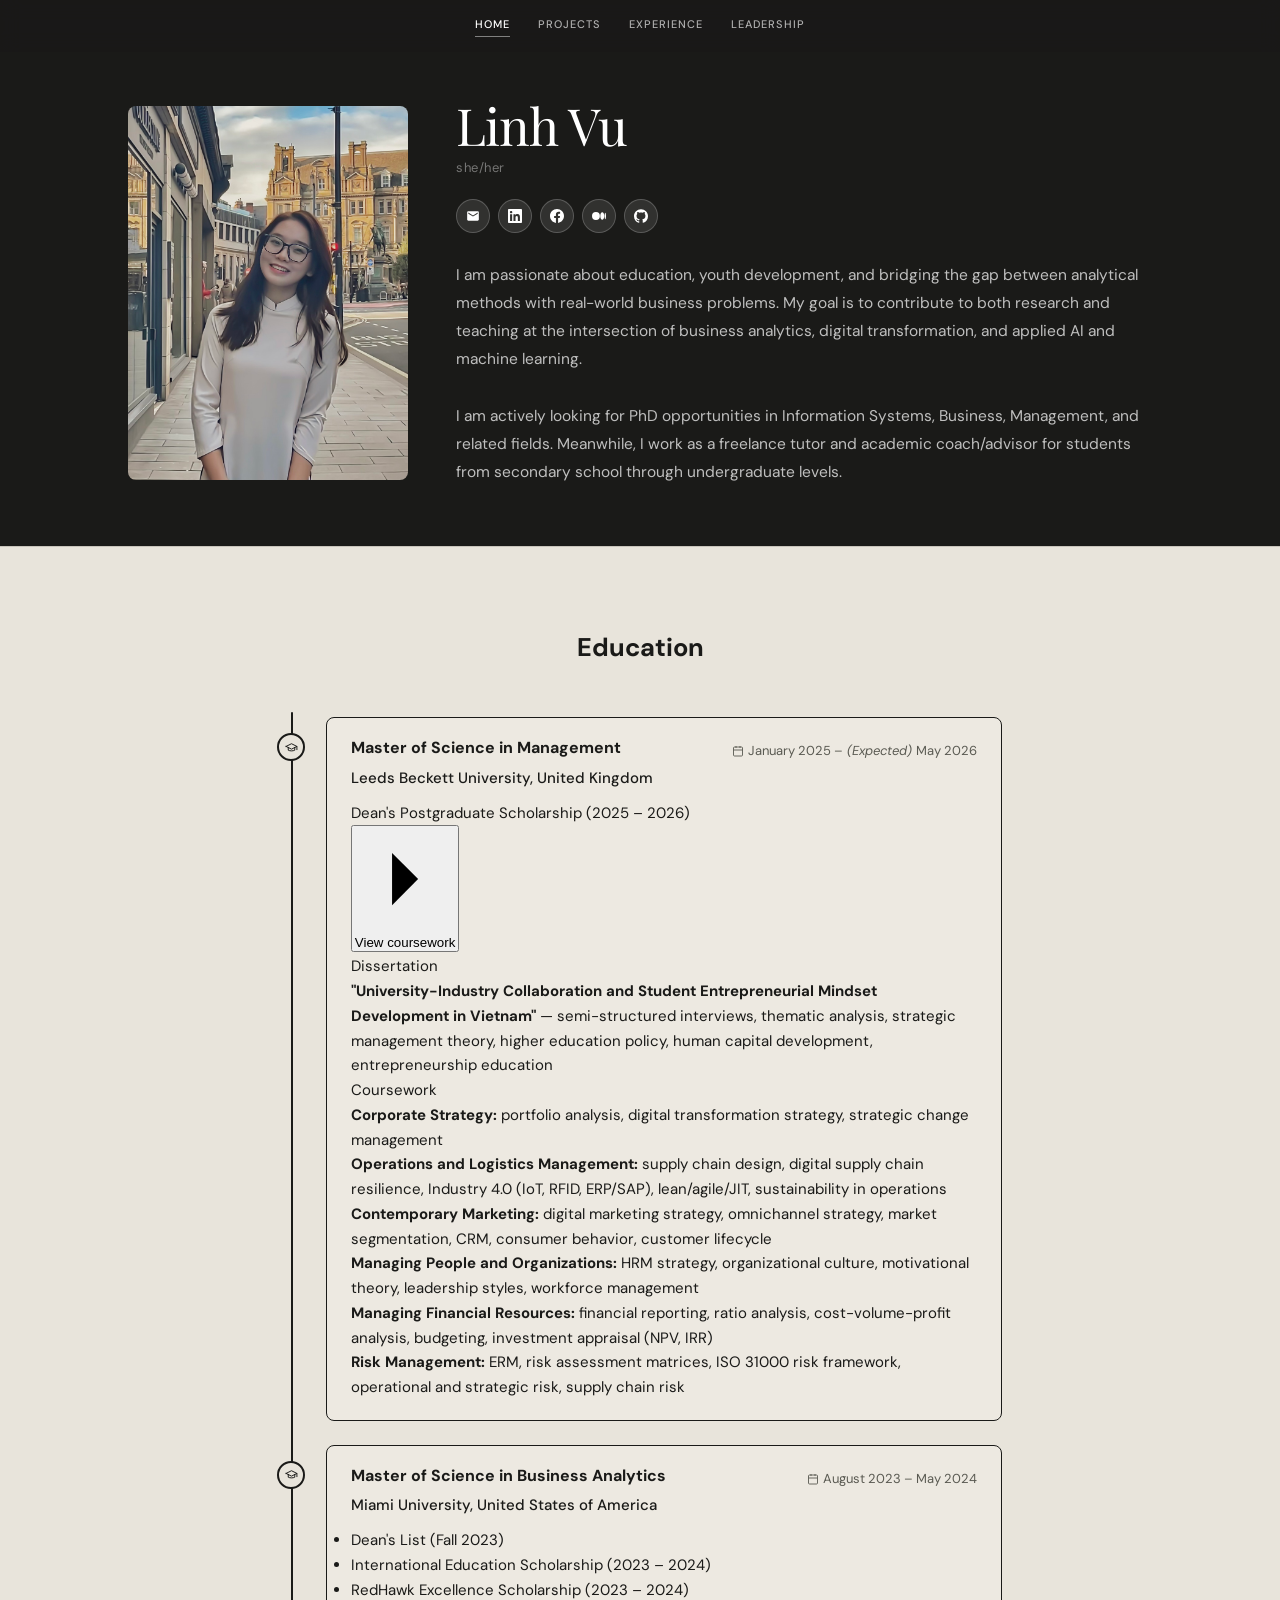
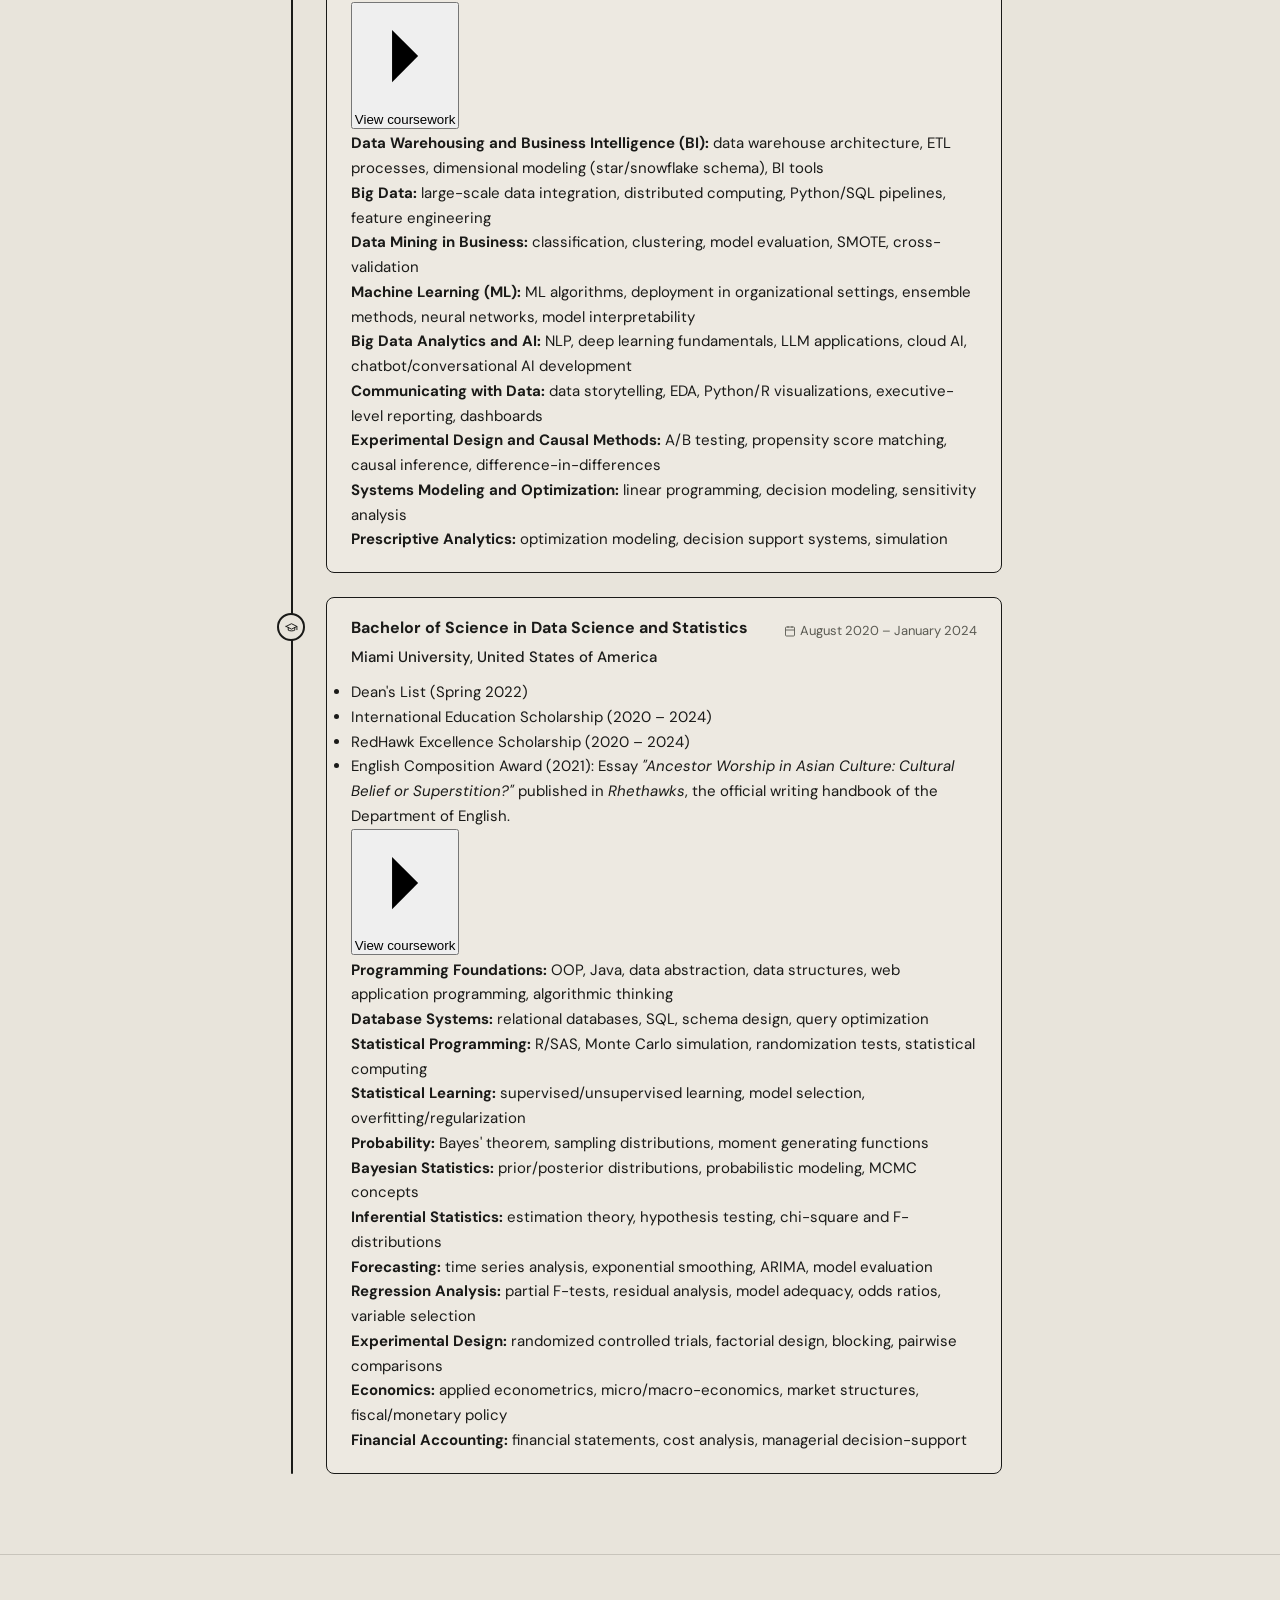
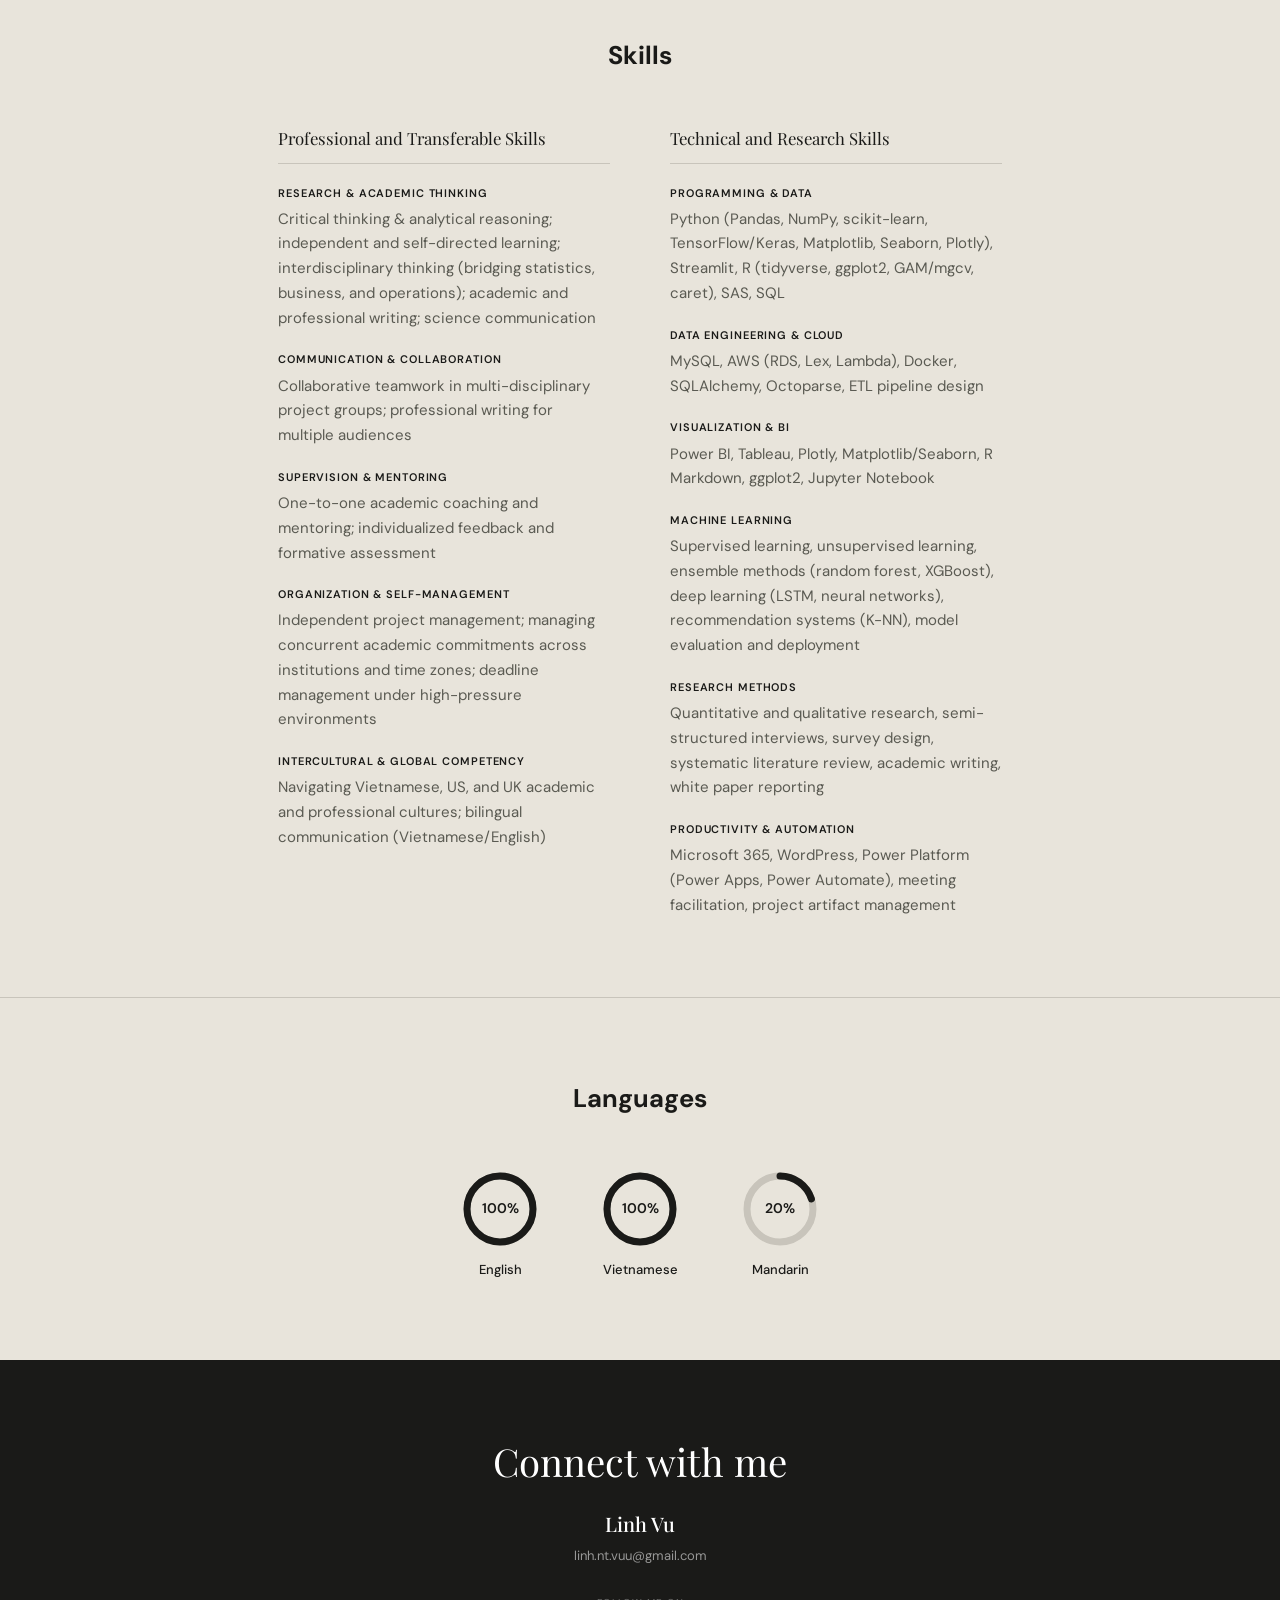
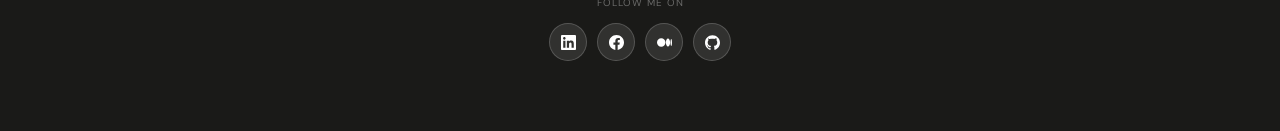
<file: home.html>
<!DOCTYPE html>
<html lang="en">
<head>
  <meta charset="UTF-8" />
  <meta name="viewport" content="width=device-width, initial-scale=1.0" />
  <title>Linh Vu | Personal Website</title>
  <link rel="preconnect" href="https://fonts.googleapis.com" />
  <link rel="preconnect" href="https://fonts.gstatic.com" crossorigin />
  <link href="https://fonts.googleapis.com/css2?family=Playfair+Display:ital,wght@0,400;0,500;0,700;1,400;1,500&family=DM+Sans:wght@300;400;500&display=swap" rel="stylesheet" />
  <link rel="stylesheet" href="style.css" />
  <style>
    /* ── HOME HERO ── */
    .hero {
      background: var(--bg-dark);
      color: white;
      padding: calc(var(--nav-h) + 48px) var(--page-pad) 60px;
      display: grid;
      grid-template-columns: 280px 1fr;
      gap: 48px;
      align-items: center;
    }
    
    /* photo left */
    .hero-photo {
      width: 100%;
      max-width: 280px;
      aspect-ratio: 3/4;
      overflow: hidden;
      border-radius: 8px;
      flex-shrink: 0;
    }
    .hero-photo img {
      width: 100%; height: 100%;
      object-fit: cover; object-position: center top;
    }
    /* text right */
    .hero-right-content { display: flex; flex-direction: column; }
    .hero-name {
      font-family: var(--serif); font-size: clamp(2.6rem, 4vw, 3.8rem);
      font-weight: 400; line-height: 1.0; margin-bottom: 6px;
      letter-spacing: -0.02em;
    }
    .hero-name em { font-style: italic; }
    .hero-pronoun { font-size: 13px; color: rgba(255,255,255,0.4); margin-bottom: 20px; letter-spacing: 0.04em; }
    .hero-socials { display: flex; gap: 8px; margin-bottom: 28px; flex-wrap: wrap; }
    .hero-social-link {
      width: 34px; height: 34px; border-radius: 50%;
      background: rgba(255,255,255,0.1); border: 1px solid rgba(255,255,255,0.2);
      display: flex; align-items: center; justify-content: center; transition: background 0.2s;
    }
    .hero-social-link:hover { background: rgba(255,255,255,0.2); }
    .hero-social-link svg { width: 14px; height: 14px; fill: white; }
    .hero-bio { font-size: 15.5px; line-height: 1.82; color: rgba(255,255,255,0.72); }
  </style>
</head>
<body>

<nav>
<div class="nav-links">
    <a href="index.html" class="active">Home</a>
    <a href="projects.html">Projects</a>
    <a href="experience.html">Experience</a>
    <a href="leadership.html">Leadership</a>
  </div>
</nav>

<!-- HERO: photo left, name+socials+bio right -->
<section class="hero" id="home">
  <div class="hero-photo">
    <img src="images/linh.jpeg" alt="Linh Vu" />
  </div>
  <div class="hero-right-content">
    <h1 class="hero-name">Linh Vu</h1>
    <div class="hero-pronoun">she/her</div>
    <div class="hero-socials">
      <a href="mailto:linh.nt.vuu@gmail.com" class="hero-social-link" title="Email">
        <svg viewBox="0 0 24 24"><path d="M20 4H4c-1.1 0-2 .9-2 2v12c0 1.1.9 2 2 2h16c1.1 0 2-.9 2-2V6c0-1.1-.9-2-2-2zm0 4l-8 5-8-5V6l8 5 8-5v2z"/></svg>
      </a>
      <a href="https://www.linkedin.com/in/linhvu11/" target="_blank" class="hero-social-link" title="LinkedIn">
        <svg viewBox="0 0 24 24"><path d="M20.447 20.452h-3.554v-5.569c0-1.328-.027-3.037-1.852-3.037-1.853 0-2.136 1.445-2.136 2.939v5.667H9.351V9h3.414v1.561h.046c.477-.9 1.637-1.85 3.37-1.85 3.601 0 4.267 2.37 4.267 5.455v6.286zM5.337 7.433c-1.144 0-2.063-.926-2.063-2.065 0-1.138.92-2.063 2.063-2.063 1.14 0 2.064.925 2.064 2.063 0 1.139-.925 2.065-2.064 2.065zm1.782 13.019H3.555V9h3.564v11.452zM22.225 0H1.771C.792 0 0 .774 0 1.729v20.542C0 23.227.792 24 1.771 24h20.451C23.2 24 24 23.227 24 22.271V1.729C24 .774 23.2 0 22.222 0h.003z"/></svg>
      </a>
      <a href="https://www.facebook.com/linhbong115" target="_blank" class="hero-social-link" title="Facebook">
        <svg viewBox="0 0 24 24"><path d="M24 12.073c0-6.627-5.373-12-12-12s-12 5.373-12 12c0 5.99 4.388 10.954 10.125 11.854v-8.385H7.078v-3.47h3.047V9.43c0-3.007 1.792-4.669 4.533-4.669 1.312 0 2.686.235 2.686.235v2.953H15.83c-1.491 0-1.956.925-1.956 1.874v2.25h3.328l-.532 3.47h-2.796v8.385C19.612 23.027 24 18.062 24 12.073z"/></svg>
      </a>
      <a href="https://medium.com/@linhvu.nt" target="_blank" class="hero-social-link" title="Medium">
        <svg viewBox="0 0 24 24"><path d="M13.54 12a6.8 6.8 0 01-6.77 6.82A6.8 6.8 0 010 12a6.8 6.8 0 016.77-6.82A6.8 6.8 0 0113.54 12zM20.96 12c0 3.54-1.51 6.42-3.38 6.42-1.87 0-3.39-2.88-3.39-6.42s1.52-6.42 3.39-6.42 3.38 2.88 3.38 6.42M24 12c0 3.17-.53 5.75-1.19 5.75-.66 0-1.19-2.58-1.19-5.75s.53-5.75 1.19-5.75C23.47 6.25 24 8.83 24 12z"/></svg>
      </a>
      <a href="https://github.com/linhvu11" target="_blank" class="hero-social-link" title="GitHub">
        <svg viewBox="0 0 24 24"><path d="M12 .297c-6.63 0-12 5.373-12 12 0 5.303 3.438 9.8 8.205 11.385.6.113.82-.258.82-.577 0-.285-.01-1.04-.015-2.04-3.338.724-4.042-1.61-4.042-1.61C4.422 18.07 3.633 17.7 3.633 17.7c-1.087-.744.084-.729.084-.729 1.205.084 1.838 1.236 1.838 1.236 1.07 1.835 2.809 1.305 3.495.998.108-.776.417-1.305.76-1.605-2.665-.3-5.466-1.332-5.466-5.93 0-1.31.465-2.38 1.235-3.22-.135-.303-.54-1.523.105-3.176 0 0 1.005-.322 3.3 1.23.96-.267 1.98-.399 3-.405 1.02.006 2.04.138 3 .405 2.28-1.552 3.285-1.23 3.285-1.23.645 1.653.24 2.873.12 3.176.765.84 1.23 1.91 1.23 3.22 0 4.61-2.805 5.625-5.475 5.92.42.36.81 1.096.81 2.22 0 1.606-.015 2.896-.015 3.286 0 .315.21.69.825.57C20.565 22.092 24 17.592 24 12.297c0-6.627-5.373-12-12-12"/></svg>
      </a>
    </div>
    <p class="hero-bio">
      I am passionate about education, youth development, and bridging the gap between analytical methods with real-world business problems. My goal is to contribute to both research and teaching at the intersection of business analytics, digital transformation, and applied AI and machine learning.
      <br><br>
      I am actively looking for PhD opportunities in Information Systems, Business, Management, and related fields. Meanwhile, I work as a freelance tutor and academic coach/advisor for students from secondary school through undergraduate levels.
    </p>
  </div>
</section>

<!-- EDUCATION -->
<section class="section" id="education">
  <div class="section-inner">
    <div class="section-label-wrap reveal"><div class="section-label">Education</div></div>
    <div class="section-content">
      <div class="timeline reveal">

        <div class="timeline-item">
          <div class="timeline-dot">
            <!-- graduation cap line-art -->
            <svg viewBox="0 0 24 24"><path d="M22 10v6M2 10l10-5 10 5-10 5-10-5z"/><path d="M6 12v5c3.33 1.67 8.67 1.67 12 0v-5"/></svg>
          </div>
          <div class="timeline-card">
            <div class="timeline-card-header">
              <div class="timeline-card-title">Master of Science in Management</div>
              <div class="timeline-card-date">
                <svg viewBox="0 0 24 24"><rect x="3" y="4" width="18" height="18" rx="2"/><line x1="16" y1="2" x2="16" y2="6"/><line x1="8" y1="2" x2="8" y2="6"/><line x1="3" y1="10" x2="21" y2="10"/></svg>
                January 2025 – <em>(Expected)</em> May 2026
              </div>
            </div>
            <span class="timeline-card-org">Leeds Beckett University, United Kingdom</span>
            <div class="edu-meta">Dean's Postgraduate Scholarship (2025 – 2026)</div>
            <button class="coursework-toggle" onclick="toggleCard(this)">
              <!-- <svg viewBox="0 0 24 24"><polyline points="6 9 12 15 18 9"/></svg> -->
              <svg viewBox="0 0 24 24"><polyline points="9 6 15 12 9 18"/></svg>
              View coursework
            </button>
            <div class="coursework-panel">
              <div class="cw-subhead">Dissertation</div>
              <p><strong>"University-Industry Collaboration and Student Entrepreneurial Mindset Development in Vietnam"</strong> — semi-structured interviews, thematic analysis, strategic management theory, higher education policy, human capital development, entrepreneurship education</p>
              <div class="cw-subhead">Coursework</div>
              <p><strong>Corporate Strategy:</strong> portfolio analysis, digital transformation strategy, strategic change management</p>
              <p><strong>Operations and Logistics Management:</strong> supply chain design, digital supply chain resilience, Industry 4.0 (IoT, RFID, ERP/SAP), lean/agile/JIT, sustainability in operations</p>
              <p><strong>Contemporary Marketing:</strong> digital marketing strategy, omnichannel strategy, market segmentation, CRM, consumer behavior, customer lifecycle</p>
              <p><strong>Managing People and Organizations:</strong> HRM strategy, organizational culture, motivational theory, leadership styles, workforce management</p>
              <p><strong>Managing Financial Resources:</strong> financial reporting, ratio analysis, cost-volume-profit analysis, budgeting, investment appraisal (NPV, IRR)</p>
              <p><strong>Risk Management:</strong> ERM, risk assessment matrices, ISO 31000 risk framework, operational and strategic risk, supply chain risk</p>
            </div>
          </div>
        </div>

        <div class="timeline-item">
          <div class="timeline-dot">
            <svg viewBox="0 0 24 24"><path d="M22 10v6M2 10l10-5 10 5-10 5-10-5z"/><path d="M6 12v5c3.33 1.67 8.67 1.67 12 0v-5"/></svg>
          </div>
          <div class="timeline-card">
            <div class="timeline-card-header">
              <div class="timeline-card-title">Master of Science in Business Analytics</div>
              <div class="timeline-card-date">
                <svg viewBox="0 0 24 24"><rect x="3" y="4" width="18" height="18" rx="2"/><line x1="16" y1="2" x2="16" y2="6"/><line x1="8" y1="2" x2="8" y2="6"/><line x1="3" y1="10" x2="21" y2="10"/></svg>
                August 2023 – May 2024
              </div>
            </div>
            <span class="timeline-card-org">Miami University, United States of America</span>
            <ul class="edu-awards-list">
              <li>Dean's List (Fall 2023)</li>
              <li>International Education Scholarship (2023 – 2024)</li>
              <li>RedHawk Excellence Scholarship (2023 – 2024)</li>
            </ul>
            <button class="coursework-toggle" onclick="toggleCard(this)">
              <!-- <svg viewBox="0 0 24 24"><polyline points="6 9 12 15 18 9"/></svg> -->
              <svg viewBox="0 0 24 24"><polyline points="9 6 15 12 9 18"/></svg>
              View coursework
            </button>
            <div class="coursework-panel">
              <!-- <div class="cw-subhead">Relevant Coursework</div> -->
              <p><strong>Data Warehousing and Business Intelligence (BI):</strong> data warehouse architecture, ETL processes, dimensional modeling (star/snowflake schema), BI tools</p>
              <p><strong>Big Data:</strong> large-scale data integration, distributed computing, Python/SQL pipelines, feature engineering</p>
              <p><strong>Data Mining in Business:</strong> classification, clustering, model evaluation, SMOTE, cross-validation</p>
              <p><strong>Machine Learning (ML):</strong> ML algorithms, deployment in organizational settings, ensemble methods, neural networks, model interpretability</p>
              <p><strong>Big Data Analytics and AI:</strong> NLP, deep learning fundamentals, LLM applications, cloud AI, chatbot/conversational AI development</p>
              <p><strong>Communicating with Data:</strong> data storytelling, EDA, Python/R visualizations, executive-level reporting, dashboards</p>
              <p><strong>Experimental Design and Causal Methods:</strong> A/B testing, propensity score matching, causal inference, difference-in-differences</p>
              <p><strong>Systems Modeling and Optimization:</strong> linear programming, decision modeling, sensitivity analysis</p>
              <p><strong>Prescriptive Analytics:</strong> optimization modeling, decision support systems, simulation</p>
            </div>
          </div>
        </div>

        <div class="timeline-item">
          <div class="timeline-dot">
            <svg viewBox="0 0 24 24"><path d="M22 10v6M2 10l10-5 10 5-10 5-10-5z"/><path d="M6 12v5c3.33 1.67 8.67 1.67 12 0v-5"/></svg>
          </div>
          <div class="timeline-card">
            <div class="timeline-card-header">
              <div class="timeline-card-title">Bachelor of Science in Data Science and Statistics</div>
              <div class="timeline-card-date">
                <svg viewBox="0 0 24 24"><rect x="3" y="4" width="18" height="18" rx="2"/><line x1="16" y1="2" x2="16" y2="6"/><line x1="8" y1="2" x2="8" y2="6"/><line x1="3" y1="10" x2="21" y2="10"/></svg>
                August 2020 – January 2024
              </div>
            </div>
            <span class="timeline-card-org">Miami University, United States of America</span>
            <ul class="edu-awards-list">
              <li>Dean's List (Spring 2022)</li>
              <li>International Education Scholarship (2020 – 2024)</li>
              <li>RedHawk Excellence Scholarship (2020 – 2024)</li>
              <li>English Composition Award (2021): Essay <em>"Ancestor Worship in Asian Culture: Cultural Belief or Superstition?"</em> published in <em>Rhethawks</em>, the official writing handbook of the Department of English.</li>
            </ul>
            <button class="coursework-toggle" onclick="toggleCard(this)">
              <!-- <svg viewBox="0 0 24 24"><polyline points="6 9 12 15 18 9"/></svg> -->
              <svg viewBox="0 0 24 24"><polyline points="9 6 15 12 9 18"/></svg>
              View coursework
            </button>
            <div class="coursework-panel">
              <!-- <div class="cw-subhead">Relevant Coursework</div> -->
              <p><strong>Programming Foundations:</strong> OOP, Java, data abstraction, data structures, web application programming, algorithmic thinking</p>
              <p><strong>Database Systems:</strong> relational databases, SQL, schema design, query optimization</p>
              <p><strong>Statistical Programming:</strong> R/SAS, Monte Carlo simulation, randomization tests, statistical computing</p>
              <p><strong>Statistical Learning:</strong> supervised/unsupervised learning, model selection, overfitting/regularization</p>
              <p><strong>Probability:</strong> Bayes' theorem, sampling distributions, moment generating functions</p>
              <p><strong>Bayesian Statistics:</strong> prior/posterior distributions, probabilistic modeling, MCMC concepts</p>
              <p><strong>Inferential Statistics:</strong> estimation theory, hypothesis testing, chi-square and F-distributions</p>
              <p><strong>Forecasting:</strong> time series analysis, exponential smoothing, ARIMA, model evaluation</p>
              <p><strong>Regression Analysis:</strong> partial F-tests, residual analysis, model adequacy, odds ratios, variable selection</p>
              <p><strong>Experimental Design:</strong> randomized controlled trials, factorial design, blocking, pairwise comparisons</p>
              <p><strong>Economics:</strong> applied econometrics, micro/macro-economics, market structures, fiscal/monetary policy</p>
              <p><strong>Financial Accounting:</strong> financial statements, cost analysis, managerial decision-support</p>
            </div>
          </div>
        </div>

      </div>
    </div>
  </div>
</section>

<!-- SKILLS -->
<section class="section" id="skills">
  <div class="section-inner">
    <div class="section-label-wrap reveal"><div class="section-label">Skills</div></div>
    <div class="section-content reveal">
      <div class="skills-two-col">
        <div>
          <div class="skills-col-head">Professional and Transferable Skills</div>
          <div class="skills-group"><div class="skills-group-title">Research &amp; Academic Thinking</div><div class="skills-category-desc">Critical thinking &amp; analytical reasoning; independent and self-directed learning; interdisciplinary thinking (bridging statistics, business, and operations); academic and professional writing; science communication</div></div>
          <div class="skills-group"><div class="skills-group-title">Communication &amp; Collaboration</div><div class="skills-category-desc">Collaborative teamwork in multi-disciplinary project groups; professional writing for multiple audiences</div></div>
          <div class="skills-group"><div class="skills-group-title">Supervision &amp; Mentoring</div><div class="skills-category-desc">One-to-one academic coaching and mentoring; individualized feedback and formative assessment</div></div>
          <div class="skills-group"><div class="skills-group-title">Organization &amp; Self-Management</div><div class="skills-category-desc">Independent project management; managing concurrent academic commitments across institutions and time zones; deadline management under high-pressure environments</div></div>
          <div class="skills-group"><div class="skills-group-title">Intercultural &amp; Global Competency</div><div class="skills-category-desc">Navigating Vietnamese, US, and UK academic and professional cultures; bilingual communication (Vietnamese/English)</div></div>
        </div>
        <div>
          <div class="skills-col-head">Technical and Research Skills</div>
          <div class="skills-group"><div class="skills-group-title">Programming &amp; Data</div><div class="skills-category-desc">Python (Pandas, NumPy, scikit-learn, TensorFlow/Keras, Matplotlib, Seaborn, Plotly), Streamlit, R (tidyverse, ggplot2, GAM/mgcv, caret), SAS, SQL</div></div>
          <div class="skills-group"><div class="skills-group-title">Data Engineering &amp; Cloud</div><div class="skills-category-desc">MySQL, AWS (RDS, Lex, Lambda), Docker, SQLAlchemy, Octoparse, ETL pipeline design</div></div>
          <div class="skills-group"><div class="skills-group-title">Visualization &amp; BI</div><div class="skills-category-desc">Power BI, Tableau, Plotly, Matplotlib/Seaborn, R Markdown, ggplot2, Jupyter Notebook</div></div>
          <div class="skills-group"><div class="skills-group-title">Machine Learning</div><div class="skills-category-desc">Supervised learning, unsupervised learning, ensemble methods (random forest, XGBoost), deep learning (LSTM, neural networks), recommendation systems (K-NN), model evaluation and deployment</div></div>
          <div class="skills-group"><div class="skills-group-title">Research Methods</div><div class="skills-category-desc">Quantitative and qualitative research, semi-structured interviews, survey design, systematic literature review, academic writing, white paper reporting</div></div>
          <div class="skills-group"><div class="skills-group-title">Productivity &amp; Automation</div><div class="skills-category-desc">Microsoft 365, WordPress, Power Platform (Power Apps, Power Automate), meeting facilitation, project artifact management</div></div>
        </div>
      </div>
    </div>
  </div>
</section>

<!-- LANGUAGES -->
<section class="section" id="languages">
  <div class="section-inner">
    <div class="section-label-wrap reveal"><div class="section-label">Languages</div></div>
    <div class="section-content reveal">
      <div class="lang-list">
        <div class="lang-item">
          <div class="lang-donut"><svg viewBox="0 0 80 80"><circle class="track" cx="40" cy="40" r="33"/><circle class="fill" cx="40" cy="40" r="33" stroke-dasharray="207.3 0" stroke-dashoffset="0"/></svg><div class="lang-donut-pct">100%</div></div>
          <div class="lang-name">English</div>
        </div>
        <div class="lang-item">
          <div class="lang-donut"><svg viewBox="0 0 80 80"><circle class="track" cx="40" cy="40" r="33"/><circle class="fill" cx="40" cy="40" r="33" stroke-dasharray="207.3 0" stroke-dashoffset="0"/></svg><div class="lang-donut-pct">100%</div></div>
          <div class="lang-name">Vietnamese</div>
        </div>
        <div class="lang-item">
          <div class="lang-donut"><svg viewBox="0 0 80 80"><circle class="track" cx="40" cy="40" r="33"/><circle class="fill" cx="40" cy="40" r="33" stroke-dasharray="41.5 165.8" stroke-dashoffset="0"/></svg><div class="lang-donut-pct">20%</div></div>
          <div class="lang-name">Mandarin</div>
        </div>
      </div>
    </div>
  </div>
</section>

<!-- FOOTER -->
<footer class="footer" id="connect">
  <div class="footer-title">Connect with me</div>
  <div class="footer-name">Linh Vu</div>
  <div class="footer-email"><a href="mailto:linh.nt.vuu@gmail.com">linh.nt.vuu@gmail.com</a></div>
  <div class="footer-label">Follow me on</div>
  <div class="social-links">
    <a href="https://www.linkedin.com/in/linhvu11/" target="_blank" class="social-link" title="LinkedIn"><svg viewBox="0 0 24 24"><path d="M20.447 20.452h-3.554v-5.569c0-1.328-.027-3.037-1.852-3.037-1.853 0-2.136 1.445-2.136 2.939v5.667H9.351V9h3.414v1.561h.046c.477-.9 1.637-1.85 3.37-1.85 3.601 0 4.267 2.37 4.267 5.455v6.286zM5.337 7.433c-1.144 0-2.063-.926-2.063-2.065 0-1.138.92-2.063 2.063-2.063 1.14 0 2.064.925 2.064 2.063 0 1.139-.925 2.065-2.064 2.065zm1.782 13.019H3.555V9h3.564v11.452zM22.225 0H1.771C.792 0 0 .774 0 1.729v20.542C0 23.227.792 24 1.771 24h20.451C23.2 24 24 23.227 24 22.271V1.729C24 .774 23.2 0 22.222 0h.003z"/></svg></a>
    <a href="https://www.facebook.com/linhbong115" target="_blank" class="social-link" title="Facebook"><svg viewBox="0 0 24 24"><path d="M24 12.073c0-6.627-5.373-12-12-12s-12 5.373-12 12c0 5.99 4.388 10.954 10.125 11.854v-8.385H7.078v-3.47h3.047V9.43c0-3.007 1.792-4.669 4.533-4.669 1.312 0 2.686.235 2.686.235v2.953H15.83c-1.491 0-1.956.925-1.956 1.874v2.25h3.328l-.532 3.47h-2.796v8.385C19.612 23.027 24 18.062 24 12.073z"/></svg></a>
    <a href="https://medium.com/@linhvu.nt" target="_blank" class="social-link" title="Medium"><svg viewBox="0 0 24 24"><path d="M13.54 12a6.8 6.8 0 01-6.77 6.82A6.8 6.8 0 010 12a6.8 6.8 0 016.77-6.82A6.8 6.8 0 0113.54 12zM20.96 12c0 3.54-1.51 6.42-3.38 6.42-1.87 0-3.39-2.88-3.39-6.42s1.52-6.42 3.39-6.42 3.38 2.88 3.38 6.42M24 12c0 3.17-.53 5.75-1.19 5.75-.66 0-1.19-2.58-1.19-5.75s.53-5.75 1.19-5.75C23.47 6.25 24 8.83 24 12z"/></svg></a>
    <a href="https://github.com/linhvu11" target="_blank" class="social-link" title="GitHub"><svg viewBox="0 0 24 24"><path d="M12 .297c-6.63 0-12 5.373-12 12 0 5.303 3.438 9.8 8.205 11.385.6.113.82-.258.82-.577 0-.285-.01-1.04-.015-2.04-3.338.724-4.042-1.61-4.042-1.61C4.422 18.07 3.633 17.7 3.633 17.7c-1.087-.744.084-.729.084-.729 1.205.084 1.838 1.236 1.838 1.236 1.07 1.835 2.809 1.305 3.495.998.108-.776.417-1.305.76-1.605-2.665-.3-5.466-1.332-5.466-5.93 0-1.31.465-2.38 1.235-3.22-.135-.303-.54-1.523.105-3.176 0 0 1.005-.322 3.3 1.23.96-.267 1.98-.399 3-.405 1.02.006 2.04.138 3 .405 2.28-1.552 3.285-1.23 3.285-1.23.645 1.653.24 2.873.12 3.176.765.84 1.23 1.91 1.23 3.22 0 4.61-2.805 5.625-5.475 5.92.42.36.81 1.096.81 2.22 0 1.606-.015 2.896-.015 3.286 0 .315.21.69.825.57C20.565 22.092 24 17.592 24 12.297c0-6.627-5.373-12-12-12"/></svg></a>
  </div>
</footer>

<script src="shared.js"></script>
</body>
</html>
</file>
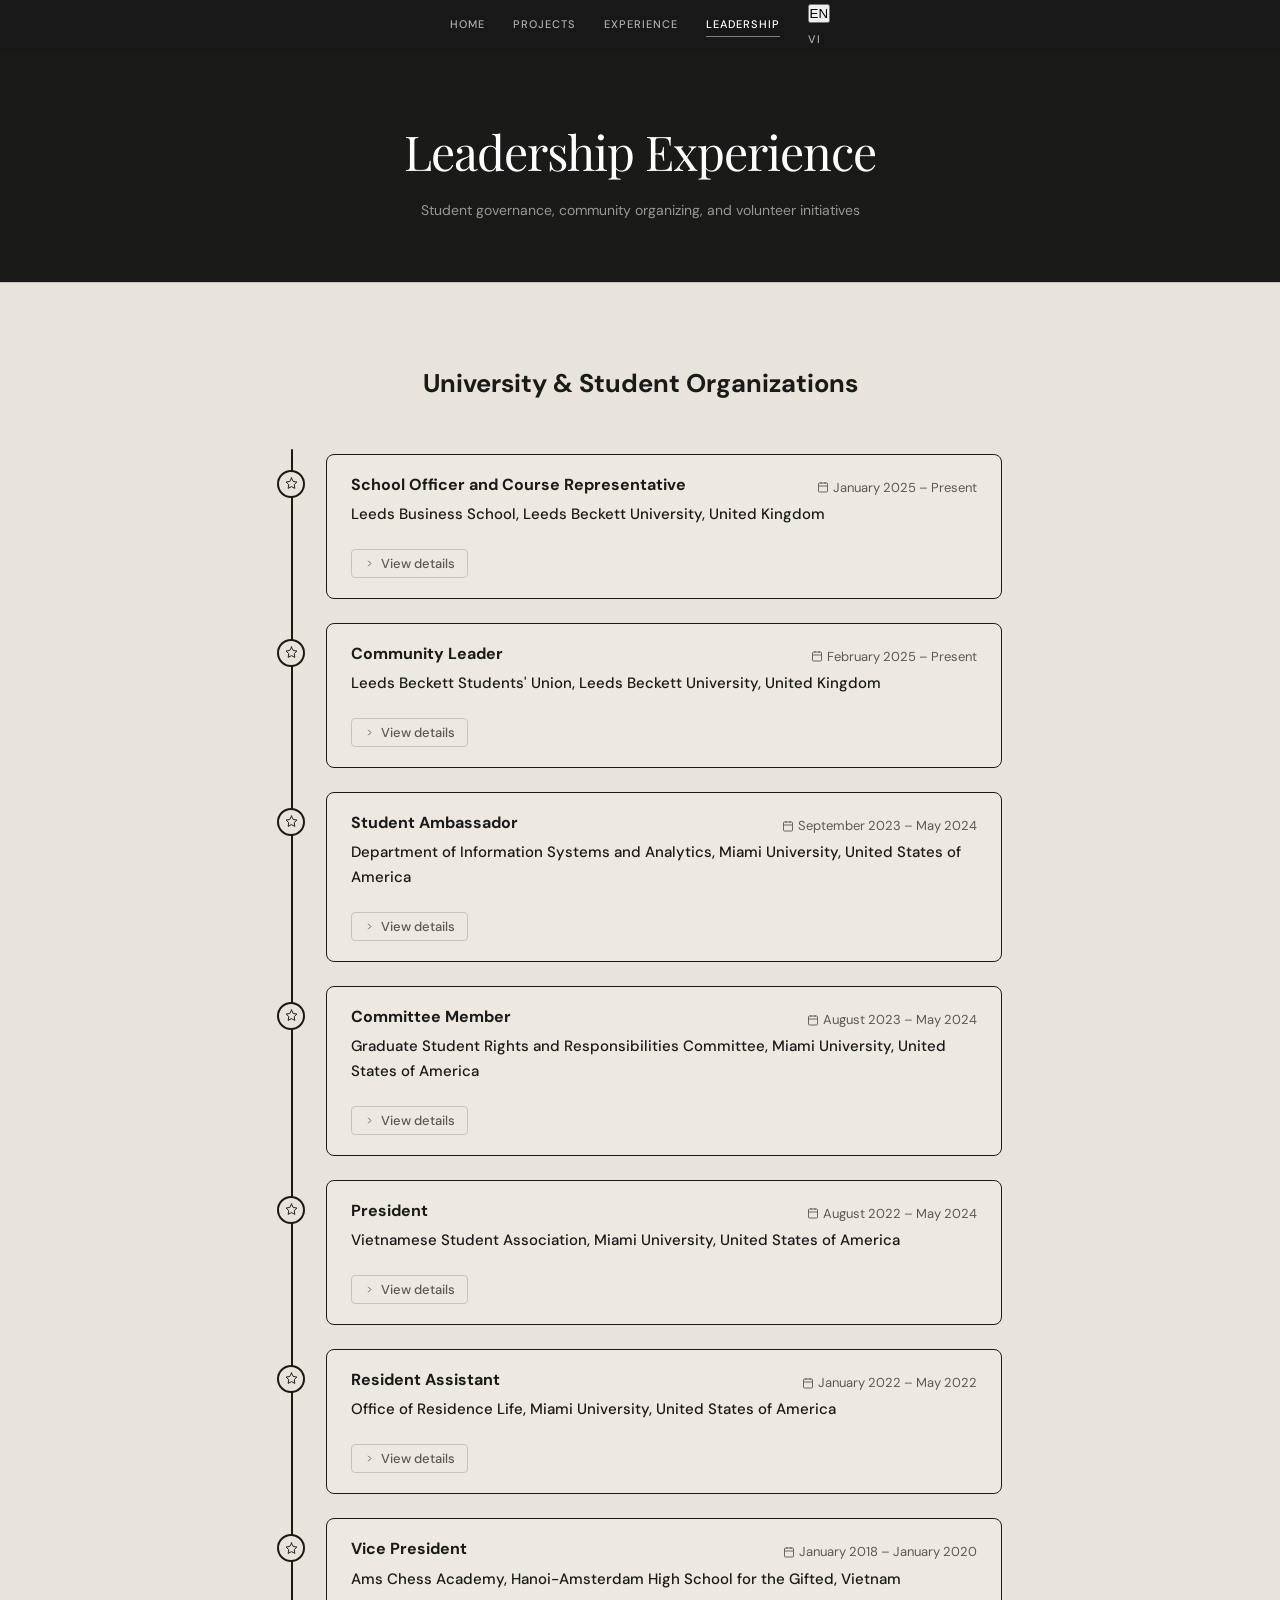
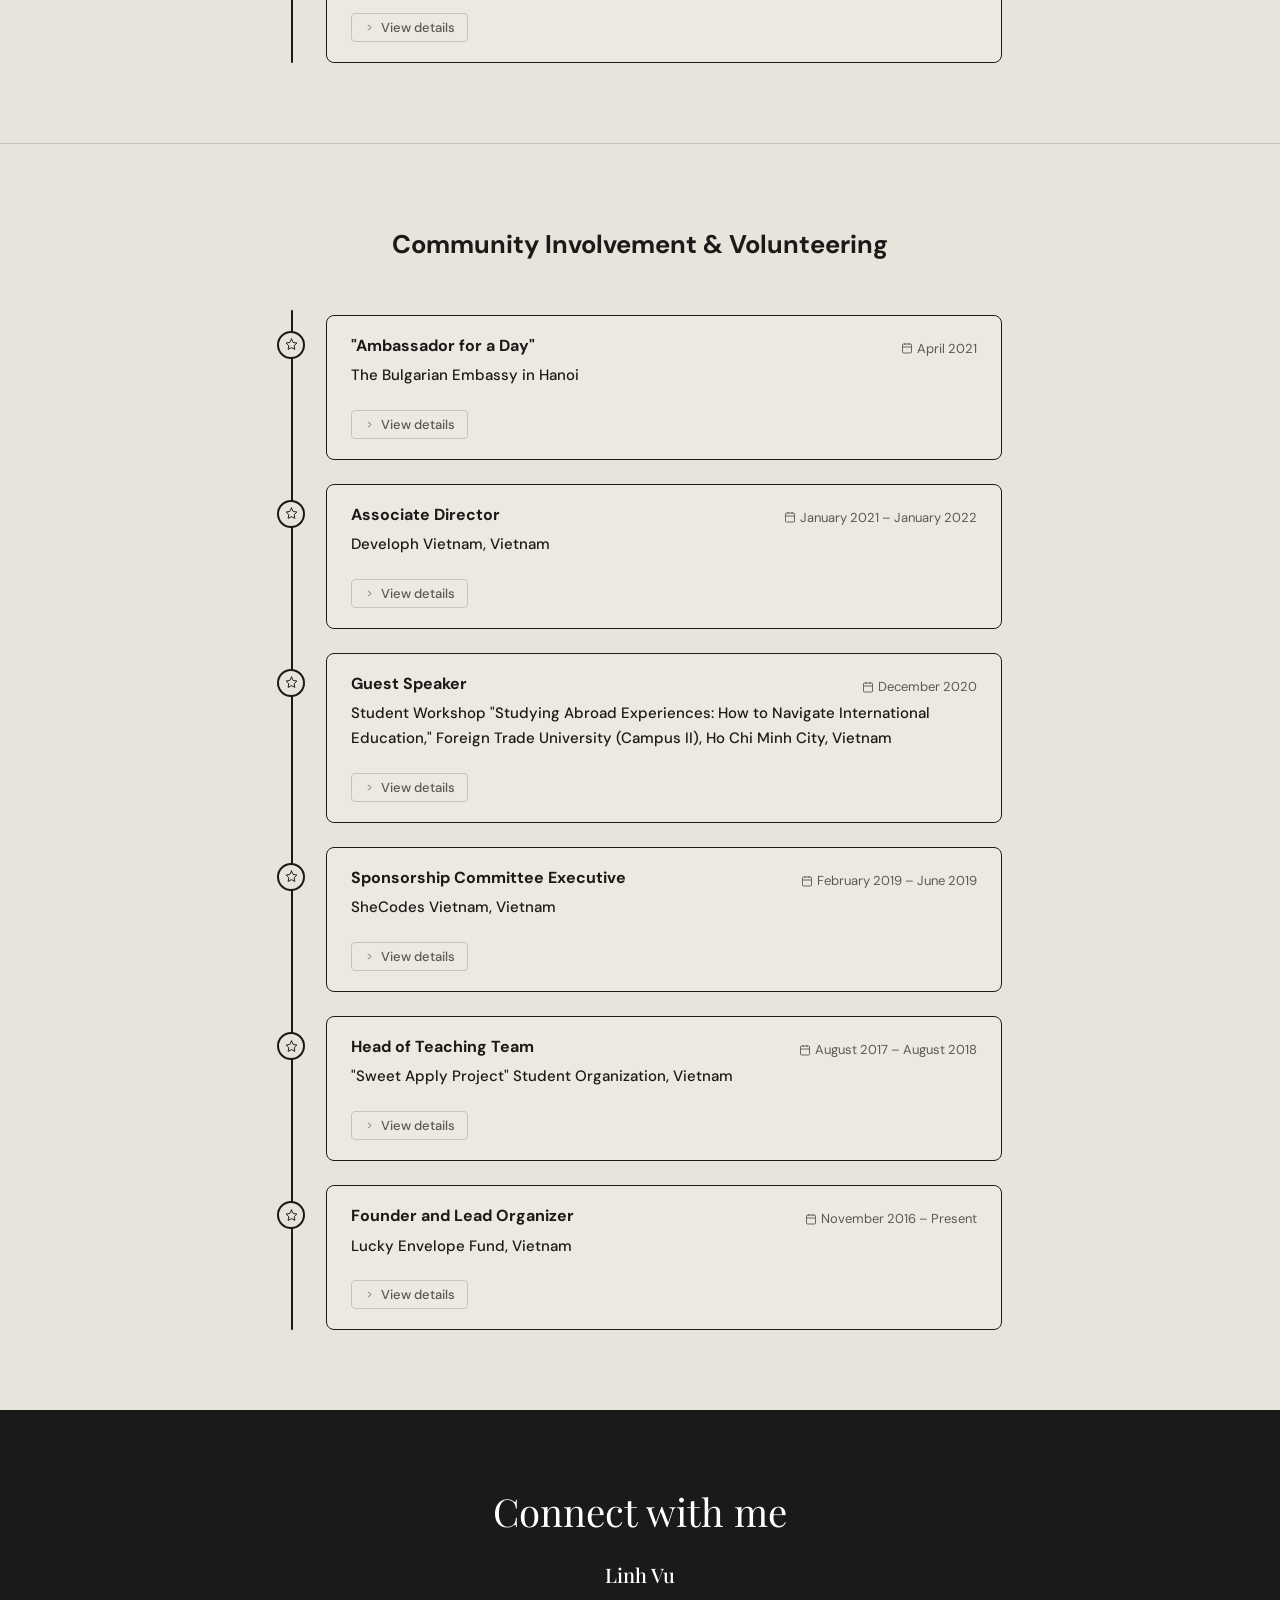
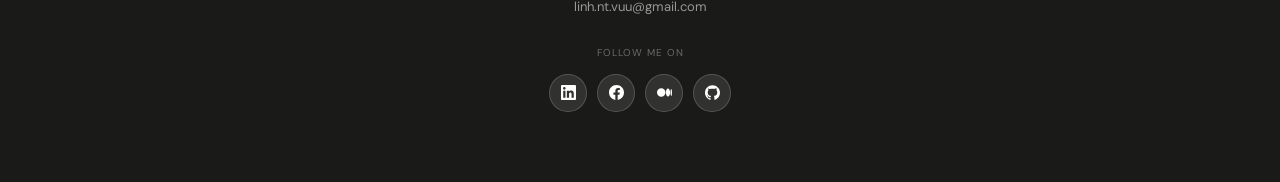
<file: leadership.html>
<!DOCTYPE html>
<html lang="en">
<head>
  <meta charset="UTF-8" />
  <meta name="viewport" content="width=device-width, initial-scale=1.0" />
  <title>Leadership | Linh Vu</title>
  <link rel="preconnect" href="https://fonts.googleapis.com" />
  <link rel="preconnect" href="https://fonts.gstatic.com" crossorigin />
  <link href="https://fonts.googleapis.com/css2?family=Playfair+Display:ital,wght@0,400;0,500;0,700;1,400;1,500&family=DM+Sans:wght@300;400;500&display=swap" rel="stylesheet" />
  <link rel="stylesheet" href="style.css" />
</head>
<body>
<nav>
  <div class="nav-links">
    <a href="index.html">Home</a>
    <a href="projects.html">Projects</a>
    <a href="experience.html">Experience</a>
    <a href="leadership.html" class="active">Leadership</a>
  </div>
  <div class="lang-switcher">
    <button class="lang-current" onclick="toggleLangMenu(this)">EN</button>
    <div class="lang-menu">
      <a href="vi/leadership.html">VI</a>
    </div>
  </div>
</nav>

<div class="page-hero">
  <h1>Leadership Experience</h1>
  <p>Student governance, community organizing, and volunteer initiatives</p>
</div>

<!-- star SVG reused throughout — outline/line-art polygon -->

<!-- UNIVERSITY & STUDENT ORGANIZATIONS -->
<section class="section" id="university">
  <div class="section-inner">
    <div class="section-label-wrap reveal"><div class="section-label">University &amp; Student Organizations</div></div>
    <div class="section-content">
      <div class="timeline reveal">

        <!-- School Officer and Course Representative -->
        <div class="timeline-item">
          <div class="timeline-dot"><svg viewBox="0 0 24 24"><polygon points="12 2 15.09 8.26 22 9.27 17 14.14 18.18 21.02 12 17.77 5.82 21.02 7 14.14 2 9.27 8.91 8.26 12 2"/></svg></div>
          <div class="timeline-card">
            <div class="timeline-card-header">
              <div class="timeline-card-title">School Officer and Course Representative</div>
              <div class="timeline-card-date">
                <svg viewBox="0 0 24 24"><rect x="3" y="4" width="18" height="18" rx="2"/><line x1="16" y1="2" x2="16" y2="6"/><line x1="8" y1="2" x2="8" y2="6"/><line x1="3" y1="10" x2="21" y2="10"/></svg>
                January 2025 – Present
              </div>
            </div>
            <span class="timeline-card-org">Leeds Business School, Leeds Beckett University, United Kingdom</span>

            <button class="timeline-card-toggle" onclick="toggleCard(this)">
              <svg viewBox="0 0 24 24"><polyline points="9 6 15 12 9 18"/></svg>
              View details
            </button>
            
            <div class="experience-panel">
              <ul class="experience-panel-bullets">
                <li>Elected as a student representative for the MSc Management cohort, liaising between students and faculty to communicate academic concerns and contribute to course quality discussions.</li>
                <li>Served on Students' Union Executive Committee as the representative voice of Business School students; contributed to student engagement campaigns by empowering student communities to advocate for change and making timely decisions on urgent student matters.</li>
              </ul>
            </div>
            
          </div>
        </div>

        <!-- Community Leader -->
        <div class="timeline-item">
          <div class="timeline-dot"><svg viewBox="0 0 24 24"><polygon points="12 2 15.09 8.26 22 9.27 17 14.14 18.18 21.02 12 17.77 5.82 21.02 7 14.14 2 9.27 8.91 8.26 12 2"/></svg></div>
          <div class="timeline-card">
            <div class="timeline-card-header">
              <div class="timeline-card-title">Community Leader</div>
              <div class="timeline-card-date">
                <svg viewBox="0 0 24 24"><rect x="3" y="4" width="18" height="18" rx="2"/><line x1="16" y1="2" x2="16" y2="6"/><line x1="8" y1="2" x2="8" y2="6"/><line x1="3" y1="10" x2="21" y2="10"/></svg>
                February 2025 – Present
              </div>
            </div>
            <span class="timeline-card-org">Leeds Beckett Students' Union, Leeds Beckett University, United Kingdom</span>

            <button class="timeline-card-toggle" onclick="toggleCard(this)">
              <svg viewBox="0 0 24 24"><polyline points="9 6 15 12 9 18"/></svg>
              View details
            </button>
            
            <div class="experience-panel">
              <ul class="experience-panel-bullets">
                <li>Led the <em>Business Strategy, Operations and Enterprise (BSOE)</em> student community; facilitated peer networking, socialization, and collaboration among students on related programs.</li>
                <li>Worked alongside Student Community Organizers and Course Representatives to create a shared space for students to discuss common academic concerns and collectively advocate for positive change on campus.</li>
                <li>Supported wider Students' Union community organizing campaigns by connecting BSOE students to university-level initiatives and encouraging broader student engagement.</li>
              </ul>
            </div>
            
          </div>
        </div>

        <!-- Student Ambassador -->
        <div class="timeline-item">
          <div class="timeline-dot"><svg viewBox="0 0 24 24"><polygon points="12 2 15.09 8.26 22 9.27 17 14.14 18.18 21.02 12 17.77 5.82 21.02 7 14.14 2 9.27 8.91 8.26 12 2"/></svg></div>
          <div class="timeline-card">
            <div class="timeline-card-header">
              <div class="timeline-card-title">Student Ambassador</div>
              <div class="timeline-card-date">
                <svg viewBox="0 0 24 24"><rect x="3" y="4" width="18" height="18" rx="2"/><line x1="16" y1="2" x2="16" y2="6"/><line x1="8" y1="2" x2="8" y2="6"/><line x1="3" y1="10" x2="21" y2="10"/></svg>
                September 2023 – May 2024
              </div>
            </div>
            <span class="timeline-card-org">Department of Information Systems and Analytics, Miami University, United States of America</span>

            <button class="timeline-card-toggle" onclick="toggleCard(this)">
              <svg viewBox="0 0 24 24"><polyline points="9 6 15 12 9 18"/></svg>
              View details
            </button>
            
            <div class="experience-panel">
              <ul class="experience-panel-bullets">
                <li>Represented Department of Information Systems and Analytics as a student ambassador for Master of Science in Business Analytics (MSBA) program at student events and activities.</li>
                <li>Participated in outreach and marketing initiatives to promote MSBA program to prospective students and encourage applications; served as a point of contact for incoming and prospective students and supported their transition into the department.</li>
                <li>Organized and facilitated information sessions for prospective applicants, providing firsthand insight into the MSBA curriculum, student experience, career outcomes, and program culture.</li>
              </ul>
            </div>
            
          </div>
        </div>

        <!-- Committee Member -->
        <div class="timeline-item">
          <div class="timeline-dot"><svg viewBox="0 0 24 24"><polygon points="12 2 15.09 8.26 22 9.27 17 14.14 18.18 21.02 12 17.77 5.82 21.02 7 14.14 2 9.27 8.91 8.26 12 2"/></svg></div>
          <div class="timeline-card">
            <div class="timeline-card-header">
              <div class="timeline-card-title">Committee Member</div>
              <div class="timeline-card-date">
                <svg viewBox="0 0 24 24"><rect x="3" y="4" width="18" height="18" rx="2"/><line x1="16" y1="2" x2="16" y2="6"/><line x1="8" y1="2" x2="8" y2="6"/><line x1="3" y1="10" x2="21" y2="10"/></svg>
                August 2023 – May 2024
              </div>
            </div>
            <span class="timeline-card-org"><a href="https://miamioh.edu/graduate-school/student-resources/responsibilities-committee.html" target="_blank">Graduate Student Rights and Responsibilities Committee</a>, Miami University, United States of America</span>

            <button class="timeline-card-toggle" onclick="toggleCard(this)">
              <svg viewBox="0 0 24 24"><polyline points="9 6 15 12 9 18"/></svg>
              View details
            </button>
            
            <div class="experience-panel">
              <ul class="experience-panel-bullets">
                <li>Served on a standing university governance committee charged with formulating conduct standards, reviewing graduate student rights and responsibilities, and advising the Graduate Dean on University policy matters.</li>
              </ul>
            </div>
            
          </div>
        </div>

        <!-- VSA -->
        <div class="timeline-item">
          <div class="timeline-dot"><svg viewBox="0 0 24 24"><polygon points="12 2 15.09 8.26 22 9.27 17 14.14 18.18 21.02 12 17.77 5.82 21.02 7 14.14 2 9.27 8.91 8.26 12 2"/></svg></div>
          <div class="timeline-card">
            <div class="timeline-card-header">
              <div class="timeline-card-title">President</div>
              <div class="timeline-card-date">
                <svg viewBox="0 0 24 24"><rect x="3" y="4" width="18" height="18" rx="2"/><line x1="16" y1="2" x2="16" y2="6"/><line x1="8" y1="2" x2="8" y2="6"/><line x1="3" y1="10" x2="21" y2="10"/></svg>
                August 2022 – May 2024
              </div>
            </div>
            <span class="timeline-card-org">Vietnamese Student Association, Miami University, United States of America</span>

            <button class="timeline-card-toggle" onclick="toggleCard(this)">
              <svg viewBox="0 0 24 24"><polyline points="9 6 15 12 9 18"/></svg>
              View details
            </button>
            
            <div class="experience-panel">
              <p>The <a href="https://www.facebook.com/vsa.miamioh" target="_blank">Vietnamese Student Association (VSA)</a> at Miami University is a student-run organization dedicated to promoting Vietnamese culture, history, and current affairs within the university community, while fostering cross-cultural awareness and providing academic, social, and professional support to Vietnamese and Vietnamese-American students on campus.</p>
              <ul class="experience-panel-bullets">
                <li>Led the Vietnamese Student Association across 2 academic years, directing an executive board of 8 members through task delegation, progress tracking, and goal-setting to serve a Vietnamese student community of 70–80 members on campus.</li>
                <li>Planned and executed cultural events and community programming, including orientation, cultural showcases, and professional development workshops, attracting 100–150 participants per event and promoting cross-cultural inclusion across the wider university campus.</li>
                <li>Secured and managed $30,000 in funding across 4 semesters through coordination with the Associated Student Government (ASG) and International Student and Scholar Services (ISSS), overseeing budget planning, financial documentation, and periodic reporting.</li>
                <li>Served as the primary liaison between Vietnamese students and university offices including ISSS, academic departments, and campus support services; proactively identified and supported students facing academic or personal difficulties in navigating university processes and resources.</li>
              </ul>
            </div>
            
          </div>
        </div>

        <!-- RA -->
        <div class="timeline-item">
          <div class="timeline-dot"><svg viewBox="0 0 24 24"><polygon points="12 2 15.09 8.26 22 9.27 17 14.14 18.18 21.02 12 17.77 5.82 21.02 7 14.14 2 9.27 8.91 8.26 12 2"/></svg></div>
          <div class="timeline-card">
            <div class="timeline-card-header">
              <div class="timeline-card-title">Resident Assistant</div>
              <div class="timeline-card-date">
                <svg viewBox="0 0 24 24"><rect x="3" y="4" width="18" height="18" rx="2"/><line x1="16" y1="2" x2="16" y2="6"/><line x1="8" y1="2" x2="8" y2="6"/><line x1="3" y1="10" x2="21" y2="10"/></svg>
                January 2022 – May 2022
              </div>
            </div>
            <span class="timeline-card-org">Office of Residence Life, Miami University, United States of America</span>

            <button class="timeline-card-toggle" onclick="toggleCard(this)">
              <svg viewBox="0 0 24 24"><polyline points="9 6 15 12 9 18"/></svg>
              View details
            </button>
            
            <div class="experience-panel">
              <p>Resident Assistant (RA) is a full-time enrolled student who assists the Office of Residence Life in fostering growth and engaging in academic success, effective community engagement, intrapersonal development, and cultural competency.</p>
              <ul class="experience-panel-bullets">
                <li>Led a residential community of 50 students in a campus hall; responsible for community safety, academic support, and inclusive engagement across the semester.</li>
                <li>Planned and executed 5 community events to promote cross-cultural awareness, academic success, and interpersonal development; conducted regular one-on-one conversations with residents to identify concerns and connect them with appropriate campus resources.</li>
                <li>Participated in professional development training on policies, procedures, philosophy, and learning outcomes by the Office of Residence Life.</li>
              </ul>
            </div>
            
          </div>
        </div>
        
        <!-- ACA -->
        <div class="timeline-item">
          <div class="timeline-dot"><svg viewBox="0 0 24 24"><polygon points="12 2 15.09 8.26 22 9.27 17 14.14 18.18 21.02 12 17.77 5.82 21.02 7 14.14 2 9.27 8.91 8.26 12 2"/></svg></div>
          <div class="timeline-card">
            <div class="timeline-card-header">
              <div class="timeline-card-title">Vice President</div>
              <div class="timeline-card-date">
                <svg viewBox="0 0 24 24"><rect x="3" y="4" width="18" height="18" rx="2"/><line x1="16" y1="2" x2="16" y2="6"/><line x1="8" y1="2" x2="8" y2="6"/><line x1="3" y1="10" x2="21" y2="10"/></svg>
                January 2018 – January 2020
              </div>
            </div>
            <span class="timeline-card-org">Ams Chess Academy, Hanoi-Amsterdam High School for the Gifted, Vietnam</span>

            <button class="timeline-card-toggle" onclick="toggleCard(this)">
              <svg viewBox="0 0 24 24"><polyline points="9 6 15 12 9 18"/></svg>
              View details
            </button>
            
            <div class="experience-panel">
              <p><a href="https://www.facebook.com/amschessacademy" target="_blank">Ams Chess Academy (ACA)</a> is a student-founded chess and board game club established in September 2016 at Hanoi–Amsterdam High School for the Gifted, dedicated to promoting strategic thinking and competitive chess among students through inter-school tournaments, workshops, and outreach programs across Hanoi.</p>
              <ul class="experience-panel-bullets">
                <li>Organized chess tournaments and member networking events, creating event timelines and preparing sponsorship, venue, and equipment documentation.</li>
              </ul>
            </div>
            
          </div>
        </div>

      </div>
    </div>
  </div>
</section>

<!-- COMMUNITY & VOLUNTEER WORK (renamed) -->
<section class="section" id="community">
  <div class="section-inner">
    <div class="section-label-wrap reveal"><div class="section-label">Community Involvement &amp; Volunteering</div></div>
    <div class="section-content">
      <div class="timeline reveal">

        <!-- Ambassador for a Day -->
        <div class="timeline-item">
          <div class="timeline-dot"><svg viewBox="0 0 24 24"><polygon points="12 2 15.09 8.26 22 9.27 17 14.14 18.18 21.02 12 17.77 5.82 21.02 7 14.14 2 9.27 8.91 8.26 12 2"/></svg></div>
          <div class="timeline-card">
            <div class="timeline-card-header">
              <div class="timeline-card-title">"Ambassador for a Day"</div>
              <div class="timeline-card-date">
                <svg viewBox="0 0 24 24"><rect x="3" y="4" width="18" height="18" rx="2"/><line x1="16" y1="2" x2="16" y2="6"/><line x1="8" y1="2" x2="8" y2="6"/><line x1="3" y1="10" x2="21" y2="10"/></svg>
                April 2021
              </div>
            </div>
            <span class="timeline-card-org">The Bulgarian Embassy in Hanoi</span>

            <button class="timeline-card-toggle" onclick="toggleCard(this)">
              <svg viewBox="0 0 24 24"><polyline points="9 6 15 12 9 18"/></svg>
              View details
            </button>
            
            <div class="experience-panel">
              <ul class="experience-panel-bullets">
                <li>Selected as one of four participants to take part in the "Ambassador for a Day" Program, organized by four European embassies in Vietnam (the Embassies of Bulgaria, the Netherlands, Norway, and Sweden) to mark International Women's Day, promote gender equality, and inspire young Vietnamese women toward leadership roles in international organizations.</li>
                <li>Shadowed female ambassadors and participated in a day of diplomatic work in Hanoi alongside the Bulgarian Ambassador.</li>
                <li>Photos from the program are available on the <a href="https://www.facebook.com/BulgariaInVietnam/posts/pfbid02wbCCHZA6i9LwUJH1fuxfpJGNsRxLjtJKsrBto8tGFLZusyHQdfeQMHwV6e5x23Vnl" target="_blank">Bulgarian Embassy in Hanoi</a>'s Facebook page.</li>
              </ul>
            </div>
            
          </div>
        </div>

        <!-- Developh Vietnam -->
        <div class="timeline-item">
          <div class="timeline-dot"><svg viewBox="0 0 24 24"><polygon points="12 2 15.09 8.26 22 9.27 17 14.14 18.18 21.02 12 17.77 5.82 21.02 7 14.14 2 9.27 8.91 8.26 12 2"/></svg></div>
          <div class="timeline-card">
            <div class="timeline-card-header">
              <div class="timeline-card-title">Associate Director</div>
              <div class="timeline-card-date">
                <svg viewBox="0 0 24 24"><rect x="3" y="4" width="18" height="18" rx="2"/><line x1="16" y1="2" x2="16" y2="6"/><line x1="8" y1="2" x2="8" y2="6"/><line x1="3" y1="10" x2="21" y2="10"/></svg>
                January 2021 – January 2022
              </div>
            </div>
            <span class="timeline-card-org">Developh Vietnam, Vietnam</span>

            <button class="timeline-card-toggle" onclick="toggleCard(this)">
              <svg viewBox="0 0 24 24"><polyline points="9 6 15 12 9 18"/></svg>
              View details
            </button>
            
            <div class="experience-panel">
              <p><a href="https://www.facebook.com/develophvn" target="_blank">Developh Vietnam</a> is a non-governmental organization founded in 2020 with the mission of connecting students passionate about technology through coding education, career development programs, and community-building events across Vietnam.</p>
              <ul class="experience-panel-bullets">
                <li>Directed end-to-end delivery of the DIY (Develop It Yourself) Camp, a 4-month online technology boot camp covering front-end, back-end, and full-stack web development, designed for students pursuing careers in software engineering; coordinated mentor recruitment, managed participant outreach and enrollment, and oversaw session logistics across 30+ workshops.</li>
                <li>Co-organized community technology events reaching 200+ attendees/event, including "Tech Talk" workshop and "Empower: Uncovering the UI/UX World".</li>
                <li>Developed curriculum and learning resources for coding and technology workshops, equipping participants with practical software development skills and exposure to global tech career pathways.</li>
              </ul>
            </div>
            
          </div>
        </div>

        <!-- Guest Speaker -->
        <div class="timeline-item">
          <div class="timeline-dot"><svg viewBox="0 0 24 24"><polygon points="12 2 15.09 8.26 22 9.27 17 14.14 18.18 21.02 12 17.77 5.82 21.02 7 14.14 2 9.27 8.91 8.26 12 2"/></svg></div>
          <div class="timeline-card">
            <div class="timeline-card-header">
              <div class="timeline-card-title">Guest Speaker</div>
              <div class="timeline-card-date">
                <svg viewBox="0 0 24 24"><rect x="3" y="4" width="18" height="18" rx="2"/><line x1="16" y1="2" x2="16" y2="6"/><line x1="8" y1="2" x2="8" y2="6"/><line x1="3" y1="10" x2="21" y2="10"/></svg>
                December 2020
              </div>
            </div>
            <span class="timeline-card-org">Student Workshop "Studying Abroad Experiences: How to Navigate International Education," Foreign Trade University (Campus II), Ho Chi Minh City, Vietnam</span>
        
            <button class="timeline-card-toggle" onclick="toggleCard(this)">
              <svg viewBox="0 0 24 24"><polyline points="9 6 15 12 9 18"/></svg>
              View details
            </button>
        
            <div class="experience-panel">
              <ul class="experience-panel-bullets">
                <li>Invited as a Guest Speaker at workshop "Studying Abroad Experiences: How to Navigate International Education" ("Chia sẻ kinh nghiệm học tập hiệu quả trong môi trường quốc tế"), co-organized by Foreign Trade University (Campus II), the <a href="https://www.facebook.com/ICC.FTU2/" target="_blank">International Cooperation Club (ICC FTU2)</a>, and the <a href="https://hoisinhvientphcm.com" target="_blank">Vietnam National Union of Students (VNUS)</a>.</li>
                <li>Shared insights on international exchange application processes, cross-cultural adaptation, and essential academic and soft skills for studying abroad.</li>
              </ul>
            </div>
        
          </div>
        </div>

        <!-- SheCodes -->
        <div class="timeline-item">
          <div class="timeline-dot"><svg viewBox="0 0 24 24"><polygon points="12 2 15.09 8.26 22 9.27 17 14.14 18.18 21.02 12 17.77 5.82 21.02 7 14.14 2 9.27 8.91 8.26 12 2"/></svg></div>
          <div class="timeline-card">
            <div class="timeline-card-header">
              <div class="timeline-card-title">Sponsorship Committee Executive</div>
              <div class="timeline-card-date">
                <svg viewBox="0 0 24 24"><rect x="3" y="4" width="18" height="18" rx="2"/><line x1="16" y1="2" x2="16" y2="6"/><line x1="8" y1="2" x2="8" y2="6"/><line x1="3" y1="10" x2="21" y2="10"/></svg>
                February 2019 – June 2019
              </div>
            </div>
            <span class="timeline-card-org">SheCodes Vietnam, Vietnam</span>

            <button class="timeline-card-toggle" onclick="toggleCard(this)">
              <svg viewBox="0 0 24 24"><polyline points="9 6 15 12 9 18"/></svg>
              View details
            </button>
            
            <div class="experience-panel">
              <p><a href="https://www.facebook.com/shecodesvietnam/" target="_blank">SheCodes Vietnam</a> is a non-profit organization and one of Vietnam's most active women-in-technology communities, dedicated to empowering and supporting women to pursue careers in technology through hackathons, workshops, and peer learning events.</p>
              <ul class="experience-panel-bullets">
                <li>Conducted cold outreach to 40+ potential sponsors, developed sponsorship packages and proposals, and secured 10+ confirmed sponsors to fund SheCodes Vietnam's signature women-in-technology hackathon.</li>
                <li>Managed ongoing sponsor relationships and tracked sponsorship budget throughout the event cycle, ensuring commitments were fulfilled and deliverables met on both sides.</li>
                <li>Supported on-site execution of the hackathon and pre-event workshops, contributing to an event that attracted 300+ registrants with approximately 70% active participation across all sessions.</li>
              </ul>
            </div>
            
          </div>
        </div>

        <!-- SAP -->
        <div class="timeline-item">
          <div class="timeline-dot"><svg viewBox="0 0 24 24"><polygon points="12 2 15.09 8.26 22 9.27 17 14.14 18.18 21.02 12 17.77 5.82 21.02 7 14.14 2 9.27 8.91 8.26 12 2"/></svg></div>
          <div class="timeline-card">
            <div class="timeline-card-header">
              <div class="timeline-card-title">Head of Teaching Team</div>
              <div class="timeline-card-date">
                <svg viewBox="0 0 24 24"><rect x="3" y="4" width="18" height="18" rx="2"/><line x1="16" y1="2" x2="16" y2="6"/><line x1="8" y1="2" x2="8" y2="6"/><line x1="3" y1="10" x2="21" y2="10"/></svg>
                August 2017 – August 2018
              </div>
            </div>
            <span class="timeline-card-org">"Sweet Apply Project" Student Organization, Vietnam</span>

            <button class="timeline-card-toggle" onclick="toggleCard(this)">
              <svg viewBox="0 0 24 24"><polyline points="9 6 15 12 9 18"/></svg>
              View details
            </button>
            
            <div class="experience-panel">
              <p><a href="https://www.facebook.com/SweetApplyProject" target="_blank">Sweet Apply Project</a> is a volunteer-driven, non-profit student organization founded in 2017 with the motto "The love you give lasts forever," dedicated to providing tutoring, mentorship, and community events for orphaned children and underprivileged youth across Vietnam.</p>
              <ul class="experience-panel-bullets">
                <li>Led a volunteer teaching team at Ha Cau Orphanage (Hanoi), managed weekly tutoring schedules, and coordinated session logistics to ensure consistent, structured learning support for orphaned children.</li>
                <li>Designed and delivered remedial literacy and numeracy lessons tailored to individual learning gaps to build a supportive classroom environment that helped participating children overcome academic challenges.</li>
              </ul>
            </div>
            
          </div>
        </div>

        <!-- Lucky Envelope -->
        <div class="timeline-item">
          <div class="timeline-dot"><svg viewBox="0 0 24 24"><polygon points="12 2 15.09 8.26 22 9.27 17 14.14 18.18 21.02 12 17.77 5.82 21.02 7 14.14 2 9.27 8.91 8.26 12 2"/></svg></div>
          <div class="timeline-card">
            <div class="timeline-card-header">
              <div class="timeline-card-title">Founder and Lead Organizer</div>
              <div class="timeline-card-date">
                <svg viewBox="0 0 24 24"><rect x="3" y="4" width="18" height="18" rx="2"/><line x1="16" y1="2" x2="16" y2="6"/><line x1="8" y1="2" x2="8" y2="6"/><line x1="3" y1="10" x2="21" y2="10"/></svg>
                November 2016 – Present
              </div>
            </div>
            <span class="timeline-card-org">Lucky Envelope Fund, Vietnam</span>

            <button class="timeline-card-toggle" onclick="toggleCard(this)">
              <svg viewBox="0 0 24 24"><polyline points="9 6 15 12 9 18"/></svg>
              View details
            </button>
            
            <div class="experience-panel">
              <p>Lucky Envelope Fund ("Lì xì cho em") is a volunteer-led community charity initiative founded in 2016 in Vietnam, dedicated to improving the lives of orphaned, disadvantaged, and disabled children across Northern Vietnam through biannual fundraising events, care package distributions, and direct financial assistance delivered in partnership with local schools, hospitals, and charitable organizations.</p>
              <ul class="experience-panel-bullets">
                <li>Lead a small team of volunteers across all stages of each fundraising cycle, including task delegation, progress coordination, event logistics, and on-ground delivery.</li>
                <li>Plan and execute biannual fundraising events, managing end-to-end operations from budgeting and resource allocation to post-event financial reporting; raised approximately $20,000 over seven years (2016–2023).</li>
                <li>Drive donor engagement through communications and social media outreach, maintaining consistent donor relationships across fundraising cycles to sustain long-term community support.</li>
                <li>Build and maintain partnerships with schools, hospitals, and charitable organizations across Northern Vietnam to channel support directly to beneficiaries in the form of gifts, care packages, and financial assistance.</li>
              </ul>
            </div>
            
          </div>
        </div>
        
      </div>
    </div>
  </div>
</section>

<!-- FOOTER -->
<footer class="footer" id="connect">
  <div class="footer-title">Connect with me</div>
  <div class="footer-name">Linh Vu</div>
  <div class="footer-email"><a href="mailto:linh.nt.vuu@gmail.com">linh.nt.vuu@gmail.com</a></div>
  <div class="footer-label">Follow me on</div>
  <div class="social-links">
    <a href="https://www.linkedin.com/in/linhvu11/" target="_blank" class="social-link" title="LinkedIn"><svg viewBox="0 0 24 24"><path d="M20.447 20.452h-3.554v-5.569c0-1.328-.027-3.037-1.852-3.037-1.853 0-2.136 1.445-2.136 2.939v5.667H9.351V9h3.414v1.561h.046c.477-.9 1.637-1.85 3.37-1.85 3.601 0 4.267 2.37 4.267 5.455v6.286zM5.337 7.433c-1.144 0-2.063-.926-2.063-2.065 0-1.138.92-2.063 2.063-2.063 1.14 0 2.064.925 2.064 2.063 0 1.139-.925 2.065-2.064 2.065zm1.782 13.019H3.555V9h3.564v11.452zM22.225 0H1.771C.792 0 0 .774 0 1.729v20.542C0 23.227.792 24 1.771 24h20.451C23.2 24 24 23.227 24 22.271V1.729C24 .774 23.2 0 22.222 0h.003z"/></svg></a>
    <a href="https://www.facebook.com/linhbong115" target="_blank" class="social-link" title="Facebook"><svg viewBox="0 0 24 24"><path d="M24 12.073c0-6.627-5.373-12-12-12s-12 5.373-12 12c0 5.99 4.388 10.954 10.125 11.854v-8.385H7.078v-3.47h3.047V9.43c0-3.007 1.792-4.669 4.533-4.669 1.312 0 2.686.235 2.686.235v2.953H15.83c-1.491 0-1.956.925-1.956 1.874v2.25h3.328l-.532 3.47h-2.796v8.385C19.612 23.027 24 18.062 24 12.073z"/></svg></a>
    <a href="https://medium.com/@linhvu.nt" target="_blank" class="social-link" title="Medium"><svg viewBox="0 0 24 24"><path d="M13.54 12a6.8 6.8 0 01-6.77 6.82A6.8 6.8 0 010 12a6.8 6.8 0 016.77-6.82A6.8 6.8 0 0113.54 12zM20.96 12c0 3.54-1.51 6.42-3.38 6.42-1.87 0-3.39-2.88-3.39-6.42s1.52-6.42 3.39-6.42 3.38 2.88 3.38 6.42M24 12c0 3.17-.53 5.75-1.19 5.75-.66 0-1.19-2.58-1.19-5.75s.53-5.75 1.19-5.75C23.47 6.25 24 8.83 24 12z"/></svg></a>
    <a href="https://github.com/linhvu11" target="_blank" class="social-link" title="GitHub"><svg viewBox="0 0 24 24"><path d="M12 .297c-6.63 0-12 5.373-12 12 0 5.303 3.438 9.8 8.205 11.385.6.113.82-.258.82-.577 0-.285-.01-1.04-.015-2.04-3.338.724-4.042-1.61-4.042-1.61C4.422 18.07 3.633 17.7 3.633 17.7c-1.087-.744.084-.729.084-.729 1.205.084 1.838 1.236 1.838 1.236 1.07 1.835 2.809 1.305 3.495.998.108-.776.417-1.305.76-1.605-2.665-.3-5.466-1.332-5.466-5.93 0-1.31.465-2.38 1.235-3.22-.135-.303-.54-1.523.105-3.176 0 0 1.005-.322 3.3 1.23.96-.267 1.98-.399 3-.405 1.02.006 2.04.138 3 .405 2.28-1.552 3.285-1.23 3.285-1.23.645 1.653.24 2.873.12 3.176.765.84 1.23 1.91 1.23 3.22 0 4.61-2.805 5.625-5.475 5.92.42.36.81 1.096.81 2.22 0 1.606-.015 2.896-.015 3.286 0 .315.21.69.825.57C20.565 22.092 24 17.592 24 12.297c0-6.627-5.373-12-12-12"/></svg></a>
  </div>
</footer>

<script src="shared.js"></script>
</body>
</html>
</file>
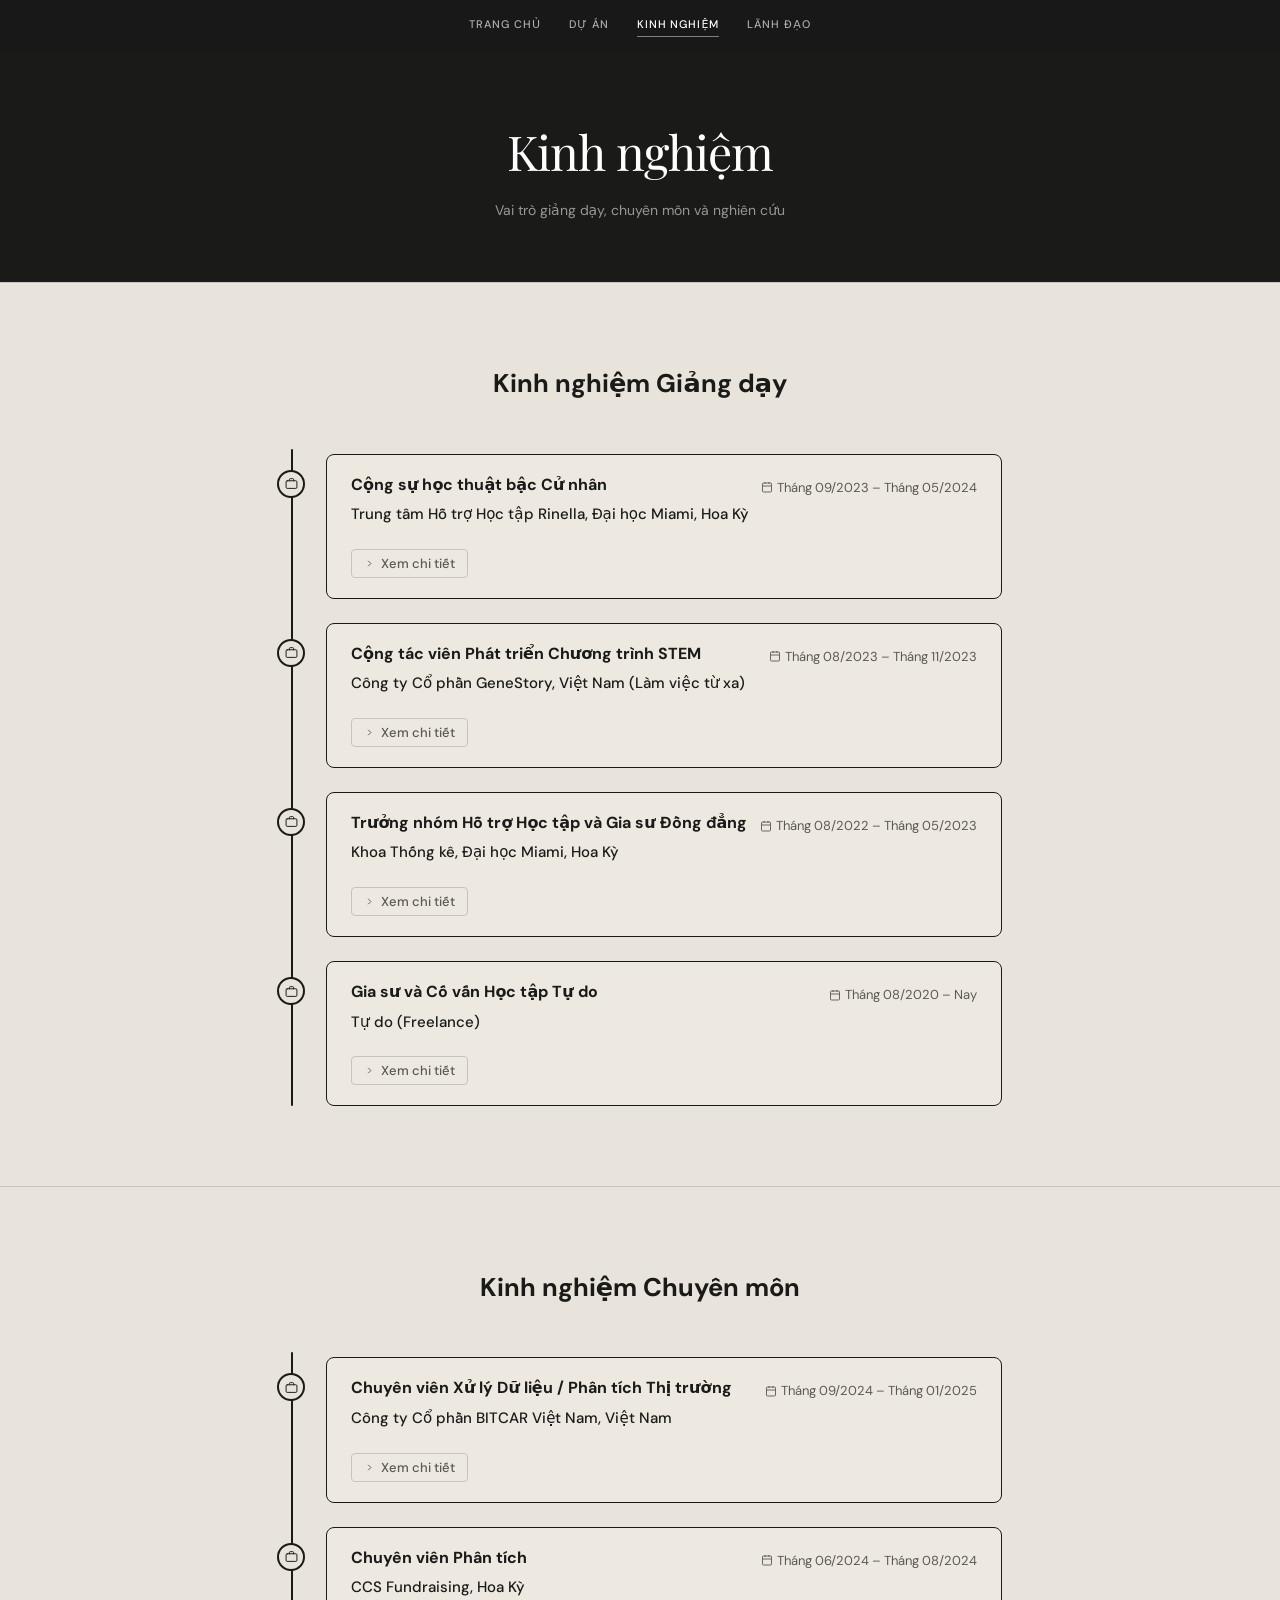
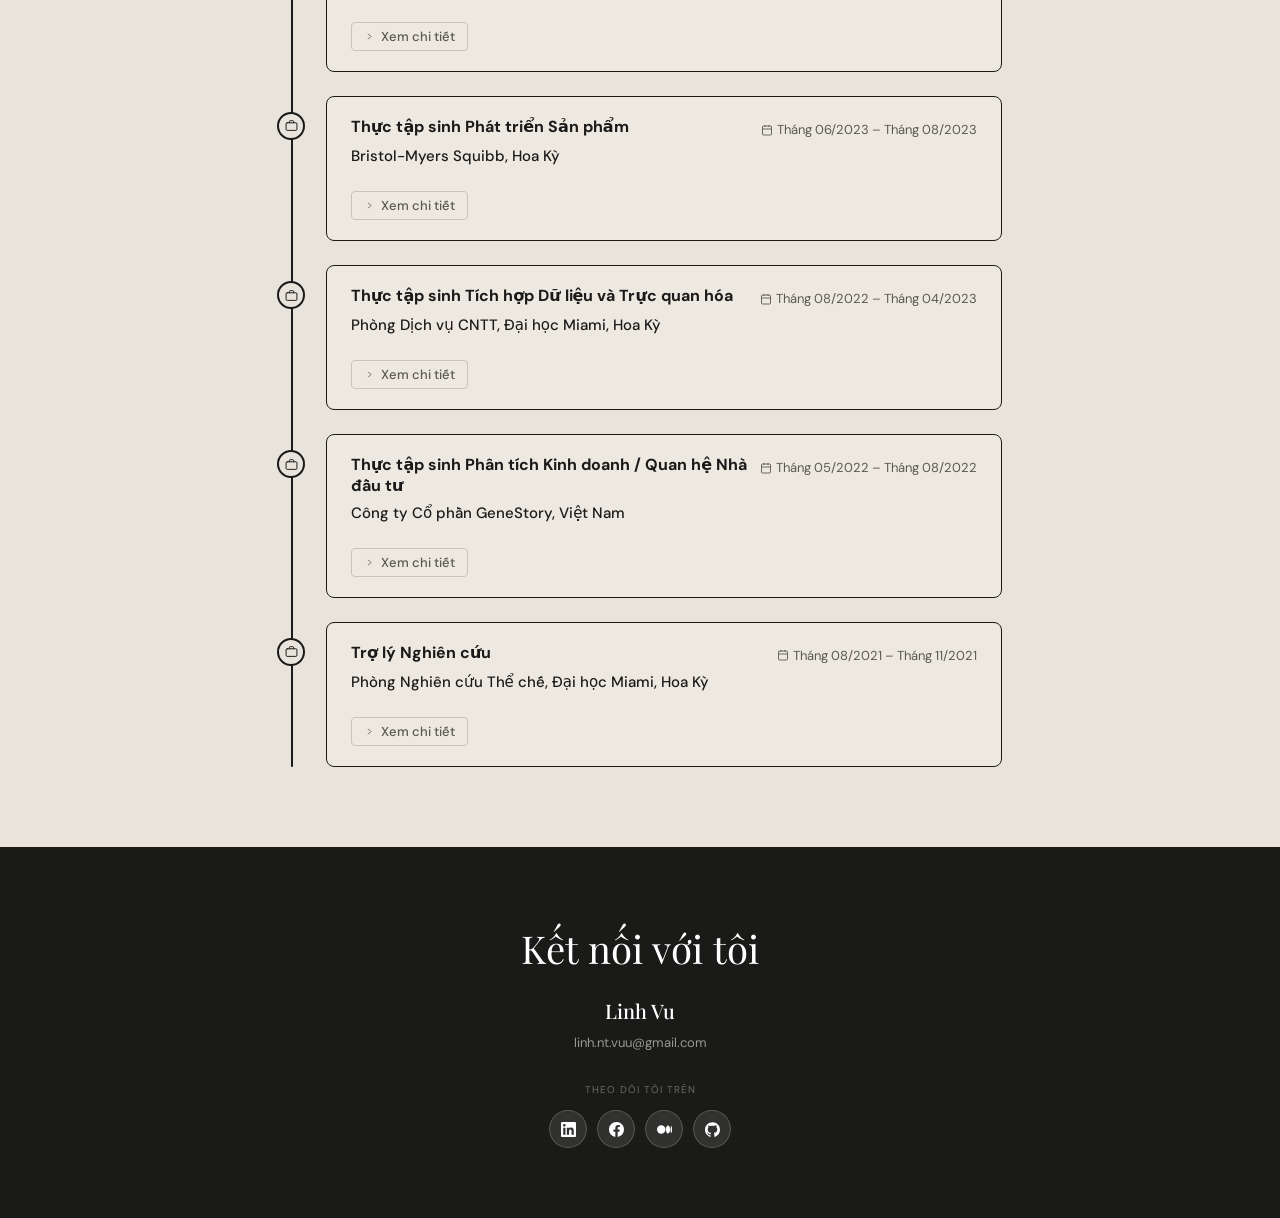
<file: vi_experience.html>
<!DOCTYPE html>
<html lang="vi">
<head>
  <meta charset="UTF-8" />
  <meta name="viewport" content="width=device-width, initial-scale=1.0" />
  <title>Kinh nghiệm | Linh Vu</title>
  <link rel="preconnect" href="https://fonts.googleapis.com" />
  <link rel="preconnect" href="https://fonts.gstatic.com" crossorigin />
  <link href="https://fonts.googleapis.com/css2?family=Playfair+Display:ital,wght@0,400;0,500;0,700;1,400;1,500&family=DM+Sans:wght@300;400;500&display=swap" rel="stylesheet" />
  <link rel="stylesheet" href="style.css" />
</head>
<body>
<nav>
<div class="nav-links">
    <a href="vi_index.html">Trang chủ</a>
    <a href="vi_projects.html">Dự án</a>
    <a href="vi_experience.html" class="active">Kinh nghiệm</a>
    <a href="vi_leadership.html">Lãnh đạo</a>
  </div>
</nav>

<div class="page-hero">
  <h1>Kinh nghiệm</h1>
  <p>Vai trò giảng dạy, chuyên môn và nghiên cứu</p>
</div>

<section class="section" id="teaching">
  <div class="section-inner">
    <div class="section-label-wrap reveal"><div class="section-label">Kinh nghiệm Giảng dạy</div></div>
    <div class="section-content">
      <div class="timeline reveal">

        <!-- Undergraduate Associate -->
        <div class="timeline-item">
          <div class="timeline-dot"><svg viewBox="0 0 24 24"><rect x="2" y="7" width="20" height="14" rx="2"/><path d="M16 7V5a2 2 0 00-2-2h-4a2 2 0 00-2 2v2"/></svg></div>
          <div class="timeline-card">
            <div class="timeline-card-header">
              <div class="timeline-card-title">Cộng sự học thuật bậc Cử nhân</div>
              <div class="timeline-card-date">
                <svg viewBox="0 0 24 24"><rect x="3" y="4" width="18" height="18" rx="2"/><line x1="16" y1="2" x2="16" y2="6"/><line x1="8" y1="2" x2="8" y2="6"/><line x1="3" y1="10" x2="21" y2="10"/></svg>
                Tháng 09/2023 – Tháng 05/2024
              </div>
            </div>
            <span class="timeline-card-org">Trung tâm Hỗ trợ Học tập Rinella, Đại học Miami, Hoa Kỳ</span>
            <button class="timeline-card-toggle" onclick="toggleCard(this)">
              <svg viewBox="0 0 24 24"><polyline points="9 6 15 12 9 18"/></svg>
              Xem chi tiết
            </button>
            <div class="experience-panel">
              <ul class="experience-panel-bullets">
                <li>Được giảng viên hướng dẫn của Khoa Thống kê đề cử tham gia Chương trình Cộng sự học thuật (Undergraduate Associates – UA), một sáng kiến có tính chọn lọc cao dành cho sinh viên muốn khám phá lộ trình nghiên cứu học thuật thông qua việc làm việc trực tiếp cùng giảng viên trong các trách nhiệm giảng dạy và nghiên cứu.</li>
                <li>Hỗ trợ các nhiệm vụ nghiên cứu: sắp xếp tài liệu, chuẩn bị dữ liệu, mã hóa biến số và phân tích mô tả sơ bộ.</li>
                <li>Hỗ trợ các nhiệm vụ giảng dạy: dự giờ và hỗ trợ buổi học dưới sự giám sát trực tiếp của giảng viên; đọc và cung cấp phản hồi định tính bằng văn bản về bài làm của sinh viên để hỗ trợ quá trình chấm điểm của giảng viên.</li>
                <li>Gặp gỡ giảng viên hướng dẫn hàng tuần để thảo luận về tiến độ học tập của sinh viên, phương pháp giảng dạy, kế hoạch khóa học và mục tiêu nghiên cứu.</li>
                <li>Tích lũy hiểu biết về lộ trình sự nghiệp học thuật, trách nhiệm của giảng viên, cơ chế hỗ trợ sinh viên và mối quan hệ giữa giảng dạy và nghiên cứu.</li>
              </ul>
            </div>
          </div>
        </div>

        <!-- STEM Curriculum Developer -->
        <div class="timeline-item">
          <div class="timeline-dot"><svg viewBox="0 0 24 24"><rect x="2" y="7" width="20" height="14" rx="2"/><path d="M16 7V5a2 2 0 00-2-2h-4a2 2 0 00-2 2v2"/></svg></div>
          <div class="timeline-card">
            <div class="timeline-card-header">
              <div class="timeline-card-title">Cộng tác viên Phát triển Chương trình STEM</div>
              <div class="timeline-card-date">
                <svg viewBox="0 0 24 24"><rect x="3" y="4" width="18" height="18" rx="2"/><line x1="16" y1="2" x2="16" y2="6"/><line x1="8" y1="2" x2="8" y2="6"/><line x1="3" y1="10" x2="21" y2="10"/></svg>
                Tháng 08/2023 – Tháng 11/2023
              </div>
            </div>
            <span class="timeline-card-org">Công ty Cổ phần GeneStory, Việt Nam (Làm việc từ xa)</span>
            <button class="timeline-card-toggle" onclick="toggleCard(this)">
              <svg viewBox="0 0 24 24"><polyline points="9 6 15 12 9 18"/></svg>
              Xem chi tiết
            </button>
            <div class="experience-panel">
              <p><a href="https://genestory.ai" target="_blank">GeneStory</a> là công ty khởi nghiệp genomics và sức khỏe số tại Việt Nam, được thành lập bởi các lãnh đạo của Vingroup JSC và VinBigData JSC, với sứ mệnh khuyến khích cải thiện lối sống, phòng ngừa và phát hiện sớm bệnh tật thông qua AI hiện đại và cơ sở dữ liệu biến thể gen lớn nhất dành cho người Việt Nam.</p>
              <ul class="experience-panel-bullets">
                <li>Thiết kế chương trình giáo dục STEM gồm 4 mô-đun với các hoạt động học tập dựa trên dự án trong lĩnh vực sinh học, khoa học sức khỏe và tính toán khoa học dành cho học sinh K-12 và phụ huynh.</li>
                <li>Tạo tài liệu học tập và video cho sự kiện Open Day thu hút hơn 200 người tham dự.</li>
              </ul>
            </div>
          </div>
        </div>

        <!-- SI Leader -->
        <div class="timeline-item">
          <div class="timeline-dot"><svg viewBox="0 0 24 24"><rect x="2" y="7" width="20" height="14" rx="2"/><path d="M16 7V5a2 2 0 00-2-2h-4a2 2 0 00-2 2v2"/></svg></div>
          <div class="timeline-card">
            <div class="timeline-card-header">
              <div class="timeline-card-title">Trưởng nhóm Hỗ trợ Học tập và Gia sư Đồng đẳng</div>
              <div class="timeline-card-date">
                <svg viewBox="0 0 24 24"><rect x="3" y="4" width="18" height="18" rx="2"/><line x1="16" y1="2" x2="16" y2="6"/><line x1="8" y1="2" x2="8" y2="6"/><line x1="3" y1="10" x2="21" y2="10"/></svg>
                Tháng 08/2022 – Tháng 05/2023
              </div>
            </div>
            <span class="timeline-card-org">Khoa Thống kê, Đại học Miami, Hoa Kỳ</span>
            <button class="timeline-card-toggle" onclick="toggleCard(this)">
              <svg viewBox="0 0 24 24"><polyline points="9 6 15 12 9 18"/></svg>
              Xem chi tiết
            </button>
            <div class="experience-panel">
              <ul class="experience-panel-bullets">
                <li>Được Trung tâm Hỗ trợ Học tập Rinella lựa chọn làm Trưởng nhóm Hỗ trợ Học tập (Supplemental Instruction – SI) và Gia sư Đồng đẳng (Peer Tutor) để cung cấp hỗ trợ học thuật có cấu trúc cho các khóa học khoa học dữ liệu bậc cử nhân.</li>
                <li>Hoàn thành khóa đào tạo bắt buộc về phương pháp giảng dạy đồng đẳng dựa trên bằng chứng, kỹ thuật học tập hợp tác, chiến lược học tập của sinh viên và kỹ năng tổ chức buổi học.</li>
                <li>Tổ chức 2 buổi hỗ trợ học tập có cấu trúc mỗi tuần, tập trung hướng dẫn sinh viên <em>"cách học hiệu quả"</em>: kỹ năng ghi chú, khung giải quyết vấn đề, kỹ năng ghi nhớ, phương pháp tự kiểm tra và chiến lược ôn tập, thi cử.</li>
                <li>Trao đổi hàng tuần với giảng viên khóa học để điều chỉnh nội dung bổ trợ phù hợp với chủ đề bài giảng và hạn nộp bài; tham dự toàn bộ buổi giảng và duy trì sổ theo dõi điểm danh điện tử.</li>
              </ul>
            </div>
          </div>
        </div>

        <!-- Freelance Tutor -->
        <div class="timeline-item">
          <div class="timeline-dot"><svg viewBox="0 0 24 24"><rect x="2" y="7" width="20" height="14" rx="2"/><path d="M16 7V5a2 2 0 00-2-2h-4a2 2 0 00-2 2v2"/></svg></div>
          <div class="timeline-card">
            <div class="timeline-card-header">
              <div class="timeline-card-title">Gia sư và Cố vấn Học tập Tự do</div>
              <div class="timeline-card-date">
                <svg viewBox="0 0 24 24"><rect x="3" y="4" width="18" height="18" rx="2"/><line x1="16" y1="2" x2="16" y2="6"/><line x1="8" y1="2" x2="8" y2="6"/><line x1="3" y1="10" x2="21" y2="10"/></svg>
                Tháng 08/2020 – Nay
              </div>
            </div>
            <span class="timeline-card-org">Tự do (Freelance)</span>
            <button class="timeline-card-toggle" onclick="toggleCard(this)">
              <svg viewBox="0 0 24 24"><polyline points="9 6 15 12 9 18"/></svg>
              Xem chi tiết
            </button>
            <div class="experience-panel">
              <ul class="experience-panel-bullets">
                <li>Cung cấp bài giảng cá nhân hóa cho học sinh, sinh viên Việt Nam các cấp THCS, THPT, dự bị đại học và đại học trong các môn Thống kê, Giải tích, Toán học, Phân tích Dữ liệu, Kinh tế Lượng, Kinh tế học, Quản trị Kinh doanh và Phân tích Tài chính.</li>
                <li>Chuẩn bị cho học sinh các kỳ thi chuẩn hóa gồm SAT, Advanced Placement (AP), Victorian Certificate of Education (VCE), Western Australia Certificate of Education (WACE), Advanced Level (A-level), International Baccalaureate (IB) và IELTS thông qua các buổi ôn luyện và huấn luyện chiến lược làm bài thi.</li>
                <li>Cung cấp tư vấn học thuật về lộ trình học tập, lựa chọn chuyên ngành và định hướng nghề nghiệp.</li>
                <li>Hỗ trợ học sinh chuẩn bị hồ sơ đăng ký vào các trường đại học, chương trình quốc tế và học bổng: tư vấn chiến lược lựa chọn trường (phân tích phù hợp, phân loại reach/match/safety, định hướng chương trình), xây dựng hồ sơ học thuật và ngoại khóa, chuẩn bị danh mục tài liệu hồ sơ, viết bài luận cá nhân và phối hợp yêu cầu thư giới thiệu.</li>
                <li>Duy trì trao đổi thường xuyên với học sinh và phụ huynh để theo dõi tiến độ học tập, cập nhật tình hình và điều chỉnh phương pháp giảng dạy phù hợp với nhu cầu và phong cách học tập cá nhân.</li>
                <li>Đạt mức cải thiện điểm trung bình khoảng 15 điểm phần trăm trên tất cả học sinh; 100% học sinh dự bị đại học chuyển tiếp thành công lên các môn học bậc đại học.</li>
              </ul>
            </div>
          </div>
        </div>

      </div>
    </div>
  </div>
</section>

<section class="section" id="professional">
  <div class="section-inner">
    <div class="section-label-wrap reveal"><div class="section-label">Kinh nghiệm Chuyên môn</div></div>
    <div class="section-content">
      <div class="timeline reveal">

        <!-- BITCAR -->
        <div class="timeline-item">
          <div class="timeline-dot"><svg viewBox="0 0 24 24"><rect x="2" y="7" width="20" height="14" rx="2"/><path d="M16 7V5a2 2 0 00-2-2h-4a2 2 0 00-2 2v2"/></svg></div>
          <div class="timeline-card">
            <div class="timeline-card-header">
              <div class="timeline-card-title">Chuyên viên Xử lý Dữ liệu / Phân tích Thị trường</div>
              <div class="timeline-card-date">
                <svg viewBox="0 0 24 24"><rect x="3" y="4" width="18" height="18" rx="2"/><line x1="16" y1="2" x2="16" y2="6"/><line x1="8" y1="2" x2="8" y2="6"/><line x1="3" y1="10" x2="21" y2="10"/></svg>
                Tháng 09/2024 – Tháng 01/2025
              </div>
            </div>
            <span class="timeline-card-org">Công ty Cổ phần BITCAR Việt Nam, Việt Nam</span>
            <button class="timeline-card-toggle" onclick="toggleCard(this)">
              <svg viewBox="0 0 24 24"><polyline points="9 6 15 12 9 18"/></svg>
              Xem chi tiết
            </button>
            <div class="experience-panel">
              <p><a href="https://bitcar.com.vn" target="_blank">BITCAR Việt Nam</a> là mạng lưới đại lý ô tô đa thương hiệu lớn nhất miền Bắc Việt Nam, với 12+ đại lý ủy quyền đại diện cho các thương hiệu BYD, Mitsubishi, Toyota và Ford. Công ty cũng vận hành 100+ trạm sạc xe điện công cộng trên toàn quốc thông qua công ty con BITCHARGE, tạo thành hệ sinh thái bán lẻ ô tô và di chuyển xanh tích hợp.</p>
              <ul class="experience-panel-bullets">
                <li>Tự động hóa quy trình thu thập dữ liệu bằng công cụ web scraping Octoparse để trích xuất giá cả đối thủ cạnh tranh, dữ liệu xu hướng thị trường, đánh giá khách hàng và bảng giá phụ kiện cho các mẫu xe điện phục vụ chiến lược ra mắt thị trường Việt Nam.</li>
                <li>Xây dựng pipeline dữ liệu bằng Python để xử lý hơn 50.000 bản ghi và thực hiện EDA chuyên sâu để phân tích đối thủ và thị trường.</li>
              </ul>
            </div>
          </div>
        </div>

        <!-- Analytics Associate -->
        <div class="timeline-item">
          <div class="timeline-dot"><svg viewBox="0 0 24 24"><rect x="2" y="7" width="20" height="14" rx="2"/><path d="M16 7V5a2 2 0 00-2-2h-4a2 2 0 00-2 2v2"/></svg></div>
          <div class="timeline-card">
            <div class="timeline-card-header">
              <div class="timeline-card-title">Chuyên viên Phân tích</div>
              <div class="timeline-card-date">
                <svg viewBox="0 0 24 24"><rect x="3" y="4" width="18" height="18" rx="2"/><line x1="16" y1="2" x2="16" y2="6"/><line x1="8" y1="2" x2="8" y2="6"/><line x1="3" y1="10" x2="21" y2="10"/></svg>
                Tháng 06/2024 – Tháng 08/2024
              </div>
            </div>
            <span class="timeline-card-org">CCS Fundraising, Hoa Kỳ</span>
            <button class="timeline-card-toggle" onclick="toggleCard(this)">
              <svg viewBox="0 0 24 24"><polyline points="9 6 15 12 9 18"/></svg>
              Xem chi tiết
            </button>
            <div class="experience-panel">
              <p><a href="https://www.ccsfundraising.com" target="_blank">CCS Fundraising</a>, được thành lập năm 1947, là công ty tư vấn chiến lược hàng đầu với gần 80 năm kinh nghiệm trong cung cấp dịch vụ gây quỹ toàn diện cho các tổ chức phi lợi nhuận trong lĩnh vực y tế, giáo dục đại học và dịch vụ xã hội. Công ty vận hành 16 văn phòng toàn cầu và quản lý hơn 32 tỷ USD mục tiêu chiến dịch đang hoạt động mỗi năm.</p>
              <ul class="experience-panel-bullets">
                <li>Phân tích xu hướng tương tác của nhà tài trợ bằng R (tidyverse, caret) và Python; xây dựng các script tiền xử lý dữ liệu để làm sạch, chuyển đổi và tích hợp cơ sở dữ liệu nhà tài trợ phức tạp.</li>
                <li>Xây dựng công cụ phân tích mẫu bằng MySQL, Docker và Streamlit để trực quan hóa tỷ lệ giữ chân nhà tài trợ.</li>
                <li>Lập báo cáo toàn diện và dashboard tương tác để hỗ trợ các chiến lược gây quỹ.</li>
              </ul>
            </div>
          </div>
        </div>

        <!-- BMS -->
        <div class="timeline-item">
          <div class="timeline-dot"><svg viewBox="0 0 24 24"><rect x="2" y="7" width="20" height="14" rx="2"/><path d="M16 7V5a2 2 0 00-2-2h-4a2 2 0 00-2 2v2"/></svg></div>
          <div class="timeline-card">
            <div class="timeline-card-header">
              <div class="timeline-card-title">Thực tập sinh Phát triển Sản phẩm</div>
              <div class="timeline-card-date">
                <svg viewBox="0 0 24 24"><rect x="3" y="4" width="18" height="18" rx="2"/><line x1="16" y1="2" x2="16" y2="6"/><line x1="8" y1="2" x2="8" y2="6"/><line x1="3" y1="10" x2="21" y2="10"/></svg>
                Tháng 06/2023 – Tháng 08/2023
              </div>
            </div>
            <span class="timeline-card-org">Bristol-Myers Squibb, Hoa Kỳ</span>
            <button class="timeline-card-toggle" onclick="toggleCard(this)">
              <svg viewBox="0 0 24 24"><polyline points="9 6 15 12 9 18"/></svg>
              Xem chi tiết
            </button>
            <div class="experience-panel">
              <p><a href="https://www.bms.com" target="_blank">Bristol Myers Squibb (BMS)</a> là công ty dược phẩm sinh học toàn cầu thuộc Fortune 500, tập trung vào nghiên cứu, phát triển, sản xuất và phân phối thuốc sáng tạo trong các lĩnh vực ung thư học, miễn dịch học, huyết học và bệnh tim mạch.</p>
              <ul class="experience-panel-bullets">
                <li>Xây dựng quy trình báo cáo tự động bằng Microsoft Power Platform (Power Apps và Power Automate), giảm khoảng 80% thời gian lập báo cáo thủ công và 50% lỗi nhập liệu.</li>
                <li>Thiết kế tài liệu quy trình chuẩn hóa cho báo cáo danh mục, được áp dụng trên toàn bộ nhóm Portfolio Strategy, cải thiện năng suất nhóm khoảng 25%.</li>
              </ul>
            </div>
          </div>
        </div>

        <!-- IT Services -->
        <div class="timeline-item">
          <div class="timeline-dot"><svg viewBox="0 0 24 24"><rect x="2" y="7" width="20" height="14" rx="2"/><path d="M16 7V5a2 2 0 00-2-2h-4a2 2 0 00-2 2v2"/></svg></div>
          <div class="timeline-card">
            <div class="timeline-card-header">
              <div class="timeline-card-title">Thực tập sinh Tích hợp Dữ liệu và Trực quan hóa</div>
              <div class="timeline-card-date">
                <svg viewBox="0 0 24 24"><rect x="3" y="4" width="18" height="18" rx="2"/><line x1="16" y1="2" x2="16" y2="6"/><line x1="8" y1="2" x2="8" y2="6"/><line x1="3" y1="10" x2="21" y2="10"/></svg>
                Tháng 08/2022 – Tháng 04/2023
              </div>
            </div>
            <span class="timeline-card-org">Phòng Dịch vụ CNTT, Đại học Miami, Hoa Kỳ</span>
            <button class="timeline-card-toggle" onclick="toggleCard(this)">
              <svg viewBox="0 0 24 24"><polyline points="9 6 15 12 9 18"/></svg>
              Xem chi tiết
            </button>
            <div class="experience-panel">
              <ul class="experience-panel-bullets">
                <li>Phát triển các chỉ số và công thức trên Excel để đo lường mức độ hài lòng của khách hàng từ các khảo sát trong khuôn viên trường.</li>
                <li>Xây dựng dashboard Tableau để trực quan hóa xu hướng sử dụng dịch vụ CNTT và các chỉ số hiệu suất cho các bên liên quan trong trường đại học.</li>
                <li>Triển khai giải pháp iPaaS để hệ thống hóa nhắc nhở và theo dõi nhiệm vụ, nâng cao năng suất và khả năng phản hồi trên toàn bộ phòng ban.</li>
              </ul>
            </div>
          </div>
        </div>

        <!-- GeneStory Intern -->
        <div class="timeline-item">
          <div class="timeline-dot"><svg viewBox="0 0 24 24"><rect x="2" y="7" width="20" height="14" rx="2"/><path d="M16 7V5a2 2 0 00-2-2h-4a2 2 0 00-2 2v2"/></svg></div>
          <div class="timeline-card">
            <div class="timeline-card-header">
              <div class="timeline-card-title">Thực tập sinh Phân tích Kinh doanh / Quan hệ Nhà đầu tư</div>
              <div class="timeline-card-date">
                <svg viewBox="0 0 24 24"><rect x="3" y="4" width="18" height="18" rx="2"/><line x1="16" y1="2" x2="16" y2="6"/><line x1="8" y1="2" x2="8" y2="6"/><line x1="3" y1="10" x2="21" y2="10"/></svg>
                Tháng 05/2022 – Tháng 08/2022
              </div>
            </div>
            <span class="timeline-card-org">Công ty Cổ phần GeneStory, Việt Nam</span>
            <button class="timeline-card-toggle" onclick="toggleCard(this)">
              <svg viewBox="0 0 24 24"><polyline points="9 6 15 12 9 18"/></svg>
              Xem chi tiết
            </button>
            <div class="experience-panel">
              <p><a href="https://genestory.ai" target="_blank">GeneStory</a> là công ty khởi nghiệp genomics và sức khỏe số tại Việt Nam, được thành lập bởi các lãnh đạo của Vingroup JSC và VinBigData JSC, với sứ mệnh khuyến khích cải thiện lối sống, phòng ngừa và phát hiện sớm bệnh tật thông qua AI hiện đại và cơ sở dữ liệu biến thể gen lớn nhất dành cho người Việt Nam.</p>
              <ul class="experience-panel-bullets">
                <li>Thực hiện phân tích thị trường định lượng và xây dựng trực quan hóa về insight khách hàng và lộ trình chiến lược cho ngành dược phẩm và genomics.</li>
                <li>Hỗ trợ nhóm Quan hệ Nhà đầu tư với nghiên cứu thị trường và tài liệu cho các cuộc thi khởi nghiệp.</li>
                <li>Phối hợp với các chuyên gia lâm sàng để phát triển báo cáo xét nghiệm di truyền khoa học song ngữ (tiếng Anh và tiếng Việt) dành cho các nhà cung cấp dịch vụ y tế.</li>
              </ul>
            </div>
          </div>
        </div>

        <!-- Research Assistant -->
        <div class="timeline-item">
          <div class="timeline-dot"><svg viewBox="0 0 24 24"><rect x="2" y="7" width="20" height="14" rx="2"/><path d="M16 7V5a2 2 0 00-2-2h-4a2 2 0 00-2 2v2"/></svg></div>
          <div class="timeline-card">
            <div class="timeline-card-header">
              <div class="timeline-card-title">Trợ lý Nghiên cứu</div>
              <div class="timeline-card-date">
                <svg viewBox="0 0 24 24"><rect x="3" y="4" width="18" height="18" rx="2"/><line x1="16" y1="2" x2="16" y2="6"/><line x1="8" y1="2" x2="8" y2="6"/><line x1="3" y1="10" x2="21" y2="10"/></svg>
                Tháng 08/2021 – Tháng 11/2021
              </div>
            </div>
            <span class="timeline-card-org">Phòng Nghiên cứu Thể chế, Đại học Miami, Hoa Kỳ</span>
            <button class="timeline-card-toggle" onclick="toggleCard(this)">
              <svg viewBox="0 0 24 24"><polyline points="9 6 15 12 9 18"/></svg>
              Xem chi tiết
            </button>
            <div class="experience-panel">
              <ul class="experience-panel-bullets">
                <li>Hỗ trợ thu thập và phân tích dữ liệu cho dự án theo dõi kết quả học tập và nghề nghiệp của khoảng 5.000+ cựu sinh viên gần đây, phục vụ công tác lập kế hoạch và báo cáo của trường đại học.</li>
              </ul>
            </div>
          </div>
        </div>

      </div>
    </div>
  </div>
</section>

<footer class="footer" id="connect">
  <div class="footer-title">Kết nối với tôi</div>
  <div class="footer-name">Linh Vu</div>
  <div class="footer-email"><a href="mailto:linh.nt.vuu@gmail.com">linh.nt.vuu@gmail.com</a></div>
  <div class="footer-label">Theo dõi tôi trên</div>
  <div class="social-links">
    <a href="https://www.linkedin.com/in/linhvu11/" target="_blank" class="social-link" title="LinkedIn"><svg viewBox="0 0 24 24"><path d="M20.447 20.452h-3.554v-5.569c0-1.328-.027-3.037-1.852-3.037-1.853 0-2.136 1.445-2.136 2.939v5.667H9.351V9h3.414v1.561h.046c.477-.9 1.637-1.85 3.37-1.85 3.601 0 4.267 2.37 4.267 5.455v6.286zM5.337 7.433c-1.144 0-2.063-.926-2.063-2.065 0-1.138.92-2.063 2.063-2.063 1.14 0 2.064.925 2.064 2.063 0 1.139-.925 2.065-2.064 2.065zm1.782 13.019H3.555V9h3.564v11.452zM22.225 0H1.771C.792 0 0 .774 0 1.729v20.542C0 23.227.792 24 1.771 24h20.451C23.2 24 24 23.227 24 22.271V1.729C24 .774 23.2 0 22.222 0h.003z"/></svg></a>
    <a href="https://www.facebook.com/linhbong115" target="_blank" class="social-link" title="Facebook"><svg viewBox="0 0 24 24"><path d="M24 12.073c0-6.627-5.373-12-12-12s-12 5.373-12 12c0 5.99 4.388 10.954 10.125 11.854v-8.385H7.078v-3.47h3.047V9.43c0-3.007 1.792-4.669 4.533-4.669 1.312 0 2.686.235 2.686.235v2.953H15.83c-1.491 0-1.956.925-1.956 1.874v2.25h3.328l-.532 3.47h-2.796v8.385C19.612 23.027 24 18.062 24 12.073z"/></svg></a>
    <a href="https://medium.com/@linhvu.nt" target="_blank" class="social-link" title="Medium"><svg viewBox="0 0 24 24"><path d="M13.54 12a6.8 6.8 0 01-6.77 6.82A6.8 6.8 0 010 12a6.8 6.8 0 016.77-6.82A6.8 6.8 0 0113.54 12zM20.96 12c0 3.54-1.51 6.42-3.38 6.42-1.87 0-3.39-2.88-3.39-6.42s1.52-6.42 3.39-6.42 3.38 2.88 3.38 6.42M24 12c0 3.17-.53 5.75-1.19 5.75-.66 0-1.19-2.58-1.19-5.75s.53-5.75 1.19-5.75C23.47 6.25 24 8.83 24 12z"/></svg></a>
    <a href="https://github.com/linhvu11" target="_blank" class="social-link" title="GitHub"><svg viewBox="0 0 24 24"><path d="M12 .297c-6.63 0-12 5.373-12 12 0 5.303 3.438 9.8 8.205 11.385.6.113.82-.258.82-.577 0-.285-.01-1.04-.015-2.04-3.338.724-4.042-1.61-4.042-1.61C4.422 18.07 3.633 17.7 3.633 17.7c-1.087-.744.084-.729.084-.729 1.205.084 1.838 1.236 1.838 1.236 1.07 1.835 2.809 1.305 3.495.998.108-.776.417-1.305.76-1.605-2.665-.3-5.466-1.332-5.466-5.93 0-1.31.465-2.38 1.235-3.22-.135-.303-.54-1.523.105-3.176 0 0 1.005-.322 3.3 1.23.96-.267 1.98-.399 3-.405 1.02.006 2.04.138 3 .405 2.28-1.552 3.285-1.23 3.285-1.23.645 1.653.24 2.873.12 3.176.765.84 1.23 1.91 1.23 3.22 0 4.61-2.805 5.625-5.475 5.92.42.36.81 1.096.81 2.22 0 1.606-.015 2.896-.015 3.286 0 .315.21.69.825.57C20.565 22.092 24 17.592 24 12.297c0-6.627-5.373-12-12-12"/></svg></a>
  </div>
</footer>

<script src="shared.js"></script>
</body>
</html>
</file>
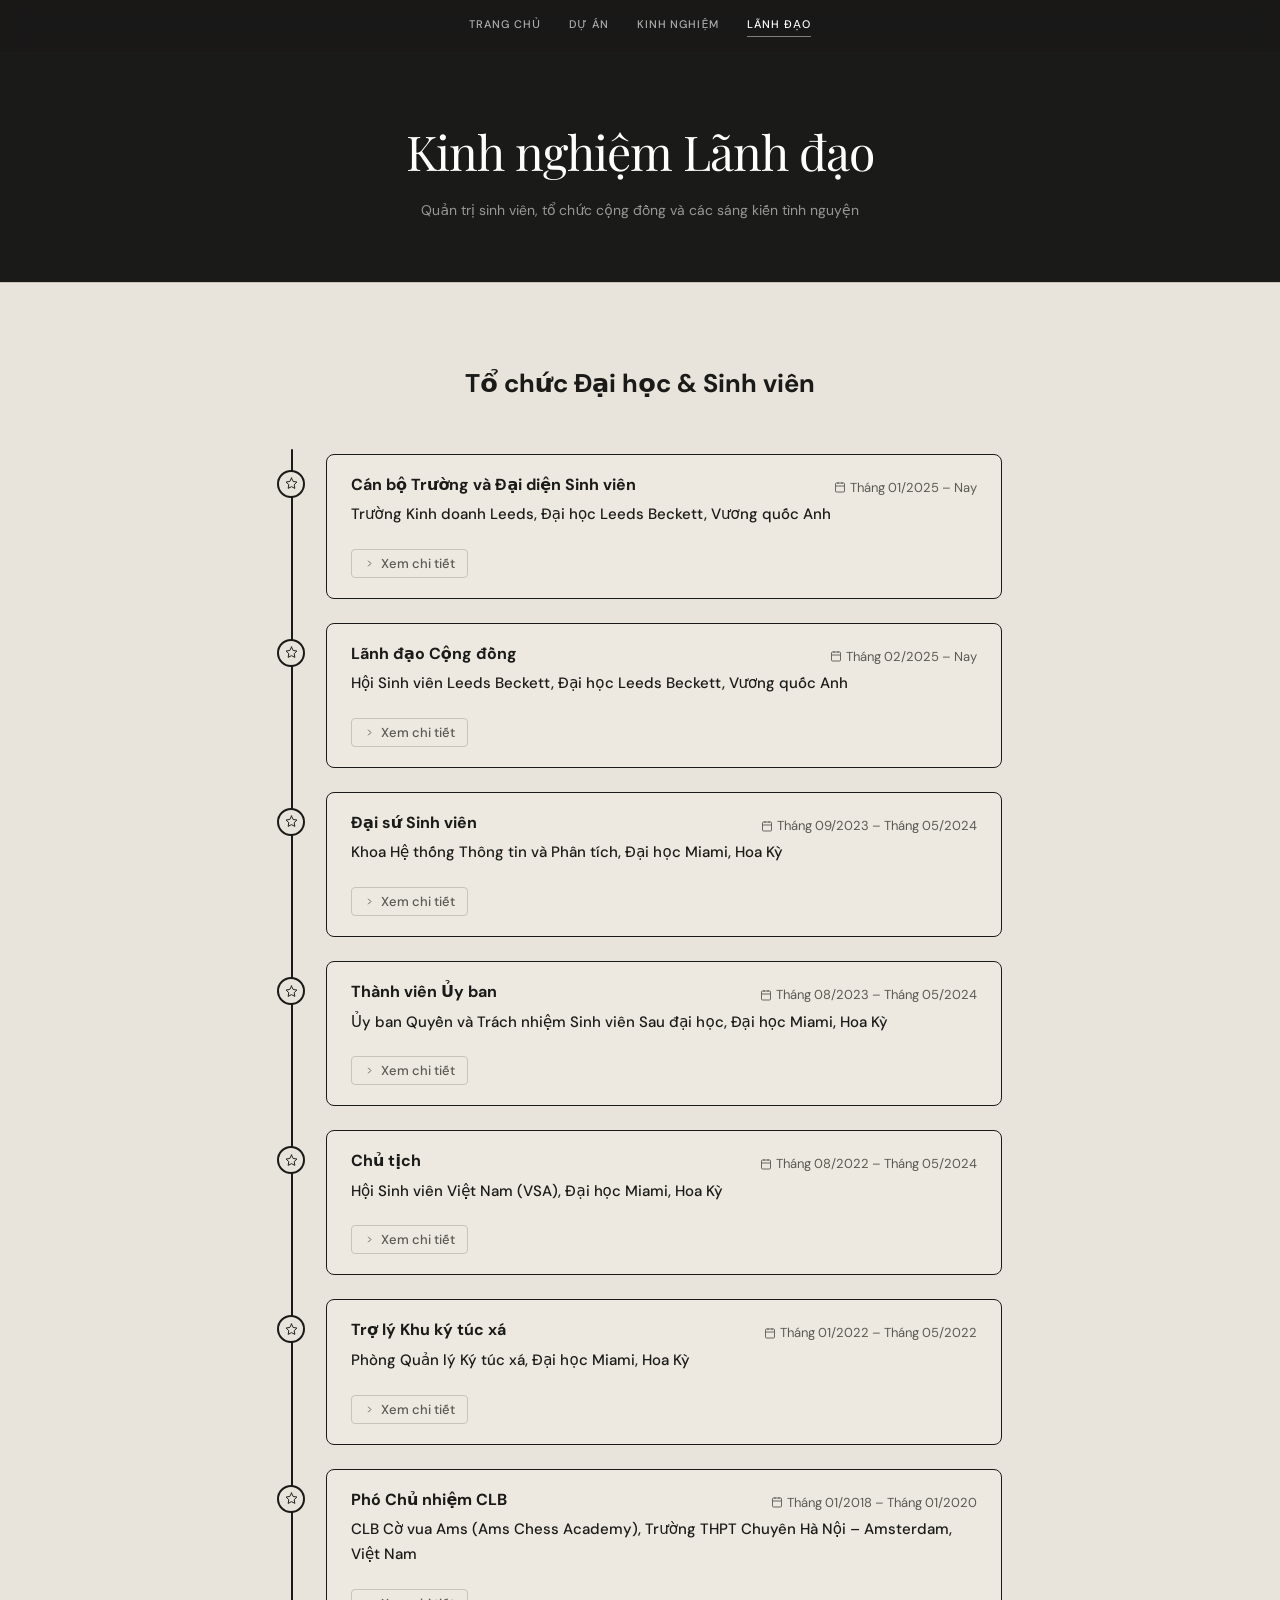
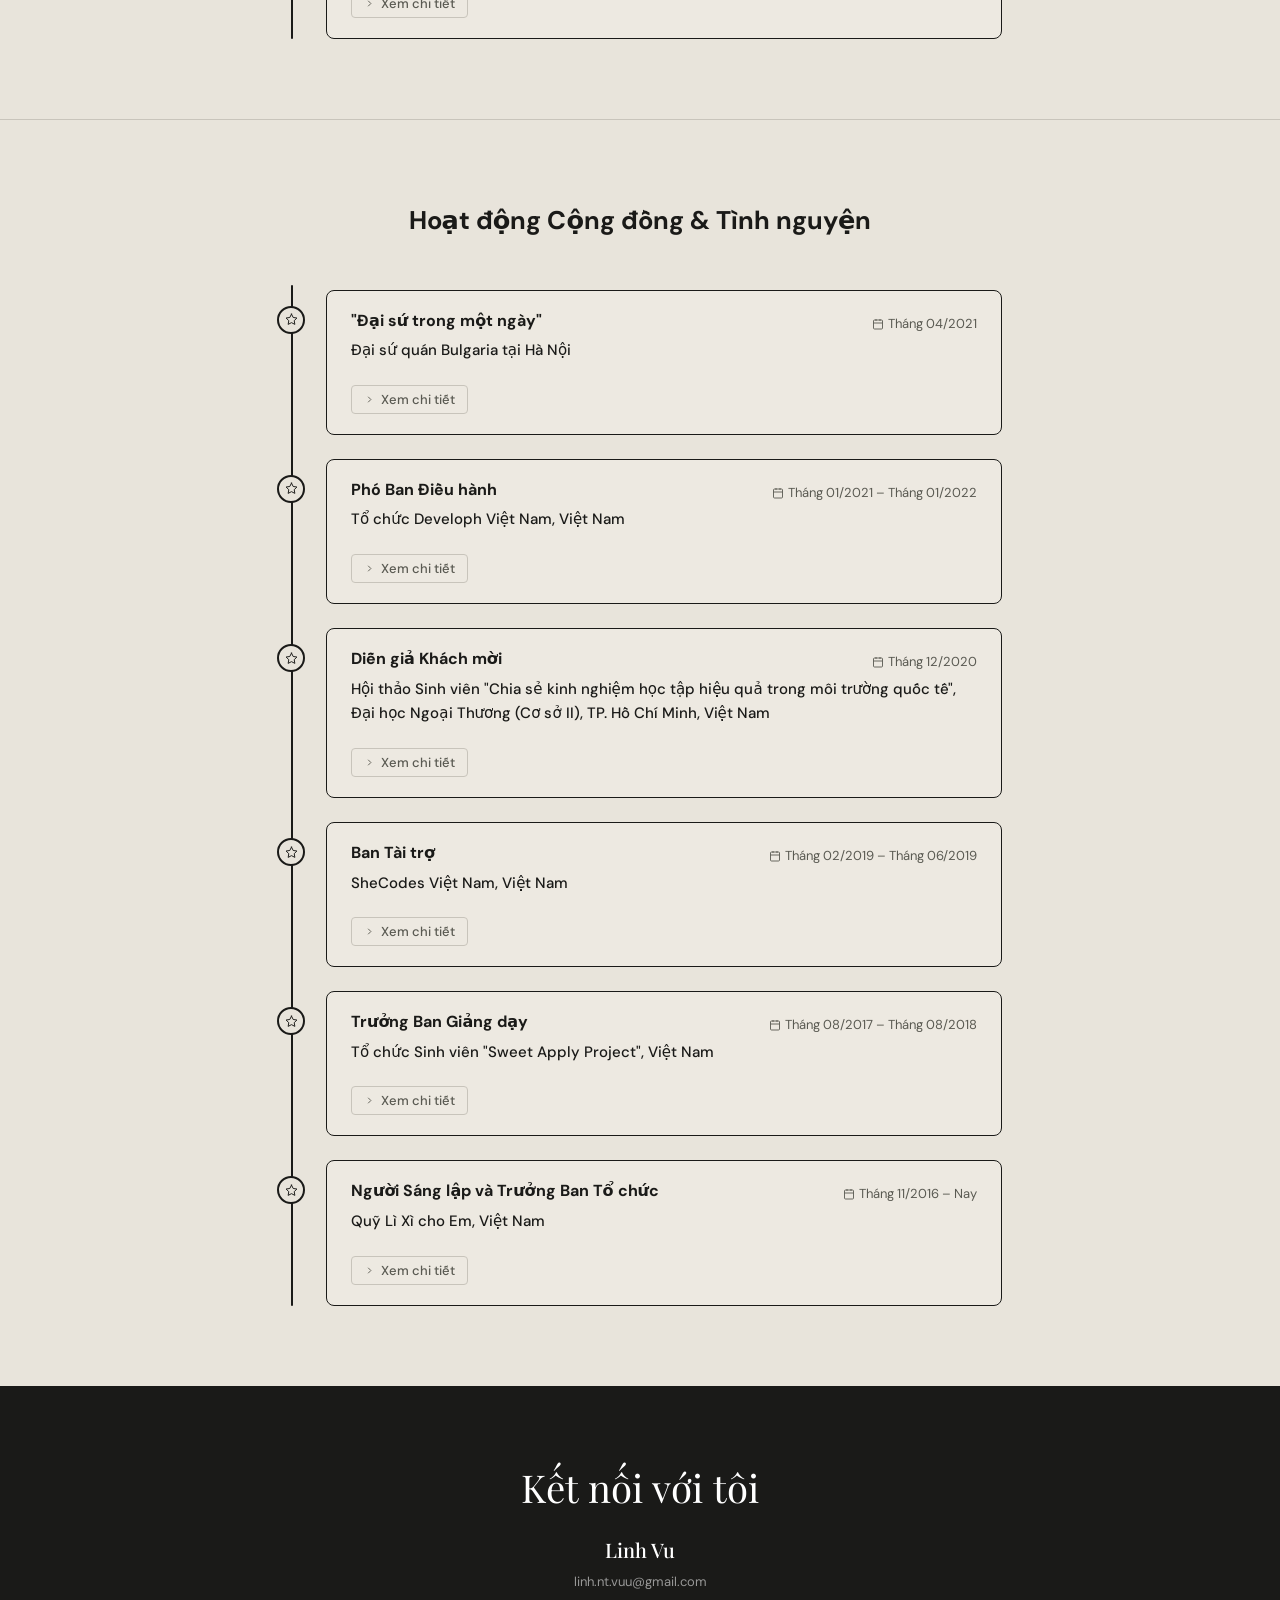
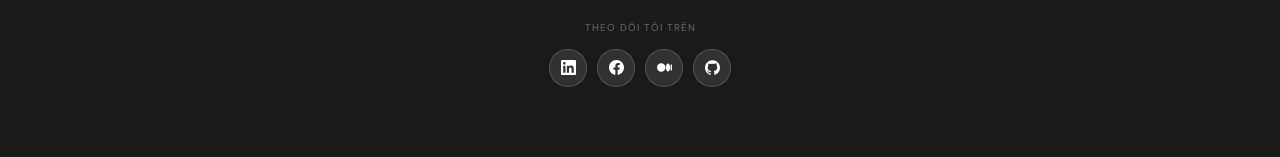
<file: vi_leadership.html>
<!DOCTYPE html>
<html lang="vi">
<head>
  <meta charset="UTF-8" />
  <meta name="viewport" content="width=device-width, initial-scale=1.0" />
  <title>Lãnh đạo | Linh Vu</title>
  <link rel="preconnect" href="https://fonts.googleapis.com" />
  <link rel="preconnect" href="https://fonts.gstatic.com" crossorigin />
  <link href="https://fonts.googleapis.com/css2?family=Playfair+Display:ital,wght@0,400;0,500;0,700;1,400;1,500&family=DM+Sans:wght@300;400;500&display=swap" rel="stylesheet" />
  <link rel="stylesheet" href="style.css" />
</head>
<body>
<nav>
<div class="nav-links">
    <a href="vi_index.html">Trang chủ</a>
    <a href="vi_projects.html">Dự án</a>
    <a href="vi_experience.html">Kinh nghiệm</a>
    <a href="vi_leadership.html" class="active">Lãnh đạo</a>
  </div>
</nav>

<div class="page-hero">
  <h1>Kinh nghiệm Lãnh đạo</h1>
  <p>Quản trị sinh viên, tổ chức cộng đồng và các sáng kiến tình nguyện</p>
</div>

<section class="section" id="university">
  <div class="section-inner">
    <div class="section-label-wrap reveal"><div class="section-label">Tổ chức Đại học &amp; Sinh viên</div></div>
    <div class="section-content">
      <div class="timeline reveal">

        <!-- School Officer -->
        <div class="timeline-item">
          <div class="timeline-dot"><svg viewBox="0 0 24 24"><polygon points="12 2 15.09 8.26 22 9.27 17 14.14 18.18 21.02 12 17.77 5.82 21.02 7 14.14 2 9.27 8.91 8.26 12 2"/></svg></div>
          <div class="timeline-card">
            <div class="timeline-card-header">
              <div class="timeline-card-title">Cán bộ Trường và Đại diện Sinh viên</div>
              <div class="timeline-card-date">
                <svg viewBox="0 0 24 24"><rect x="3" y="4" width="18" height="18" rx="2"/><line x1="16" y1="2" x2="16" y2="6"/><line x1="8" y1="2" x2="8" y2="6"/><line x1="3" y1="10" x2="21" y2="10"/></svg>
                Tháng 01/2025 – Nay
              </div>
            </div>
            <span class="timeline-card-org">Trường Kinh doanh Leeds, Đại học Leeds Beckett, Vương quốc Anh</span>
            <button class="timeline-card-toggle" onclick="toggleCard(this)">
              <svg viewBox="0 0 24 24"><polyline points="9 6 15 12 9 18"/></svg>
              Xem chi tiết
            </button>
            <div class="experience-panel">
              <ul class="experience-panel-bullets">
                <li>Được bầu làm đại diện sinh viên cho khóa MSc Quản trị, đóng vai trò cầu nối giữa sinh viên và giảng viên để truyền đạt các mối quan tâm học thuật và đóng góp vào các thảo luận về chất lượng khóa học.</li>
                <li>Phục vụ trong Ban Điều hành Hội Sinh viên với tư cách đại diện tiếng nói của sinh viên Trường Kinh doanh; đóng góp vào các chiến dịch gắn kết sinh viên bằng cách trao quyền cho cộng đồng sinh viên trong việc vận động thay đổi và đưa ra quyết định kịp thời về các vấn đề sinh viên khẩn cấp.</li>
              </ul>
            </div>
          </div>
        </div>

        <!-- Community Leader -->
        <div class="timeline-item">
          <div class="timeline-dot"><svg viewBox="0 0 24 24"><polygon points="12 2 15.09 8.26 22 9.27 17 14.14 18.18 21.02 12 17.77 5.82 21.02 7 14.14 2 9.27 8.91 8.26 12 2"/></svg></div>
          <div class="timeline-card">
            <div class="timeline-card-header">
              <div class="timeline-card-title">Lãnh đạo Cộng đồng</div>
              <div class="timeline-card-date">
                <svg viewBox="0 0 24 24"><rect x="3" y="4" width="18" height="18" rx="2"/><line x1="16" y1="2" x2="16" y2="6"/><line x1="8" y1="2" x2="8" y2="6"/><line x1="3" y1="10" x2="21" y2="10"/></svg>
                Tháng 02/2025 – Nay
              </div>
            </div>
            <span class="timeline-card-org">Hội Sinh viên Leeds Beckett, Đại học Leeds Beckett, Vương quốc Anh</span>
            <button class="timeline-card-toggle" onclick="toggleCard(this)">
              <svg viewBox="0 0 24 24"><polyline points="9 6 15 12 9 18"/></svg>
              Xem chi tiết
            </button>
            <div class="experience-panel">
              <ul class="experience-panel-bullets">
                <li>Dẫn dắt cộng đồng sinh viên <em>Chiến lược Kinh doanh, Vận hành và Khởi nghiệp (BSOE)</em>; tạo điều kiện kết nối, giao lưu và cộng tác giữa sinh viên các chương trình liên quan.</li>
                <li>Làm việc cùng các Điều phối viên Cộng đồng Sinh viên và Đại diện Khóa học để tạo không gian chung cho sinh viên thảo luận về các mối quan tâm học thuật và cùng nhau vận động sự thay đổi tích cực trong khuôn viên trường.</li>
                <li>Hỗ trợ các chiến dịch tổ chức cộng đồng rộng hơn của Hội Sinh viên bằng cách kết nối sinh viên BSOE với các sáng kiến cấp trường và khuyến khích sự tham gia rộng rãi hơn.</li>
              </ul>
            </div>
          </div>
        </div>

        <!-- Student Ambassador -->
        <div class="timeline-item">
          <div class="timeline-dot"><svg viewBox="0 0 24 24"><polygon points="12 2 15.09 8.26 22 9.27 17 14.14 18.18 21.02 12 17.77 5.82 21.02 7 14.14 2 9.27 8.91 8.26 12 2"/></svg></div>
          <div class="timeline-card">
            <div class="timeline-card-header">
              <div class="timeline-card-title">Đại sứ Sinh viên</div>
              <div class="timeline-card-date">
                <svg viewBox="0 0 24 24"><rect x="3" y="4" width="18" height="18" rx="2"/><line x1="16" y1="2" x2="16" y2="6"/><line x1="8" y1="2" x2="8" y2="6"/><line x1="3" y1="10" x2="21" y2="10"/></svg>
                Tháng 09/2023 – Tháng 05/2024
              </div>
            </div>
            <span class="timeline-card-org">Khoa Hệ thống Thông tin và Phân tích, Đại học Miami, Hoa Kỳ</span>
            <button class="timeline-card-toggle" onclick="toggleCard(this)">
              <svg viewBox="0 0 24 24"><polyline points="9 6 15 12 9 18"/></svg>
              Xem chi tiết
            </button>
            <div class="experience-panel">
              <ul class="experience-panel-bullets">
                <li>Đại diện Khoa Hệ thống Thông tin và Phân tích với tư cách đại sứ sinh viên cho chương trình Thạc sĩ Phân tích Kinh doanh (MSBA) tại các sự kiện và hoạt động của sinh viên.</li>
                <li>Tham gia các sáng kiến tiếp cận và truyền thông để quảng bá chương trình MSBA đến sinh viên tiềm năng và khuyến khích nộp hồ sơ; là đầu mối liên lạc cho sinh viên sắp nhập học và tiềm năng, hỗ trợ quá trình chuyển tiếp vào khoa.</li>
                <li>Tổ chức và điều phối các buổi thông tin cho ứng viên tiềm năng, cung cấp góc nhìn trực tiếp về chương trình học MSBA, trải nghiệm sinh viên, kết quả nghề nghiệp và văn hóa chương trình.</li>
              </ul>
            </div>
          </div>
        </div>

        <!-- Committee Member -->
        <div class="timeline-item">
          <div class="timeline-dot"><svg viewBox="0 0 24 24"><polygon points="12 2 15.09 8.26 22 9.27 17 14.14 18.18 21.02 12 17.77 5.82 21.02 7 14.14 2 9.27 8.91 8.26 12 2"/></svg></div>
          <div class="timeline-card">
            <div class="timeline-card-header">
              <div class="timeline-card-title">Thành viên Ủy ban</div>
              <div class="timeline-card-date">
                <svg viewBox="0 0 24 24"><rect x="3" y="4" width="18" height="18" rx="2"/><line x1="16" y1="2" x2="16" y2="6"/><line x1="8" y1="2" x2="8" y2="6"/><line x1="3" y1="10" x2="21" y2="10"/></svg>
                Tháng 08/2023 – Tháng 05/2024
              </div>
            </div>
            <span class="timeline-card-org"><a href="https://miamioh.edu/graduate-school/student-resources/responsibilities-committee.html" target="_blank">Ủy ban Quyền và Trách nhiệm Sinh viên Sau đại học</a>, Đại học Miami, Hoa Kỳ</span>
            <button class="timeline-card-toggle" onclick="toggleCard(this)">
              <svg viewBox="0 0 24 24"><polyline points="9 6 15 12 9 18"/></svg>
              Xem chi tiết
            </button>
            <div class="experience-panel">
              <ul class="experience-panel-bullets">
                <li>Phục vụ trong ủy ban quản trị thường trực của trường, chịu trách nhiệm xây dựng tiêu chuẩn ứng xử, xem xét quyền và trách nhiệm của sinh viên sau đại học, và tư vấn Trưởng Khoa Sau đại học về các vấn đề chính sách của trường đại học.</li>
              </ul>
            </div>
          </div>
        </div>

        <!-- VSA -->
        <div class="timeline-item">
          <div class="timeline-dot"><svg viewBox="0 0 24 24"><polygon points="12 2 15.09 8.26 22 9.27 17 14.14 18.18 21.02 12 17.77 5.82 21.02 7 14.14 2 9.27 8.91 8.26 12 2"/></svg></div>
          <div class="timeline-card">
            <div class="timeline-card-header">
              <div class="timeline-card-title">Chủ tịch</div>
              <div class="timeline-card-date">
                <svg viewBox="0 0 24 24"><rect x="3" y="4" width="18" height="18" rx="2"/><line x1="16" y1="2" x2="16" y2="6"/><line x1="8" y1="2" x2="8" y2="6"/><line x1="3" y1="10" x2="21" y2="10"/></svg>
                Tháng 08/2022 – Tháng 05/2024
              </div>
            </div>
            <span class="timeline-card-org">Hội Sinh viên Việt Nam (VSA), Đại học Miami, Hoa Kỳ</span>
            <button class="timeline-card-toggle" onclick="toggleCard(this)">
              <svg viewBox="0 0 24 24"><polyline points="9 6 15 12 9 18"/></svg>
              Xem chi tiết
            </button>
            <div class="experience-panel">
              <p><a href="https://www.facebook.com/vsa.miamioh" target="_blank">Hội Sinh viên Việt Nam (VSA)</a> tại Đại học Miami là tổ chức do sinh viên điều hành, nhằm quảng bá văn hóa, lịch sử và các vấn đề thời sự của Việt Nam trong cộng đồng trường đại học, đồng thời thúc đẩy nhận thức đa văn hóa và hỗ trợ học thuật, xã hội và chuyên môn cho sinh viên Việt Nam và Mỹ gốc Việt.</p>
              <ul class="experience-panel-bullets">
                <li>Lãnh đạo Hội Sinh viên Việt Nam trong 2 năm học, chỉ đạo ban điều hành gồm 8 thành viên thông qua phân công nhiệm vụ, theo dõi tiến độ và đặt mục tiêu để phục vụ cộng đồng 70–80 sinh viên Việt Nam trên khuôn viên trường.</li>
                <li>Lên kế hoạch và thực hiện các sự kiện văn hóa và chương trình cộng đồng, bao gồm định hướng, trình diễn văn hóa và hội thảo phát triển nghề nghiệp, thu hút 100–150 người tham dự mỗi sự kiện và thúc đẩy hội nhập đa văn hóa trên khuôn viên trường.</li>
                <li>Huy động và quản lý 30.000 USD kinh phí trong 4 học kỳ thông qua phối hợp với Hội đồng Sinh viên (ASG) và Dịch vụ Sinh viên và Học giả Quốc tế (ISSS), giám sát lập kế hoạch ngân sách, tài liệu tài chính và báo cáo định kỳ.</li>
                <li>Là đầu mối liên lạc chính giữa sinh viên Việt Nam và các phòng ban của trường bao gồm ISSS, các khoa học thuật và dịch vụ hỗ trợ trong khuôn viên; chủ động xác định và hỗ trợ sinh viên gặp khó khăn học thuật hoặc cá nhân trong việc điều hướng các quy trình và nguồn lực của trường đại học.</li>
              </ul>
            </div>
          </div>
        </div>

        <!-- RA -->
        <div class="timeline-item">
          <div class="timeline-dot"><svg viewBox="0 0 24 24"><polygon points="12 2 15.09 8.26 22 9.27 17 14.14 18.18 21.02 12 17.77 5.82 21.02 7 14.14 2 9.27 8.91 8.26 12 2"/></svg></div>
          <div class="timeline-card">
            <div class="timeline-card-header">
              <div class="timeline-card-title">Trợ lý Khu ký túc xá</div>
              <div class="timeline-card-date">
                <svg viewBox="0 0 24 24"><rect x="3" y="4" width="18" height="18" rx="2"/><line x1="16" y1="2" x2="16" y2="6"/><line x1="8" y1="2" x2="8" y2="6"/><line x1="3" y1="10" x2="21" y2="10"/></svg>
                Tháng 01/2022 – Tháng 05/2022
              </div>
            </div>
            <span class="timeline-card-org">Phòng Quản lý Ký túc xá, Đại học Miami, Hoa Kỳ</span>
            <button class="timeline-card-toggle" onclick="toggleCard(this)">
              <svg viewBox="0 0 24 24"><polyline points="9 6 15 12 9 18"/></svg>
              Xem chi tiết
            </button>
            <div class="experience-panel">
              <p>Trợ lý Khu ký túc xá (RA) là sinh viên đang học toàn thời gian hỗ trợ Phòng Quản lý Ký túc xá trong việc thúc đẩy sự phát triển và tham gia vào thành công học thuật, gắn kết cộng đồng hiệu quả, phát triển cá nhân và năng lực đa văn hóa.</p>
              <ul class="experience-panel-bullets">
                <li>Quản lý cộng đồng 50 sinh viên tại một khu ký túc xá; chịu trách nhiệm về an toàn cộng đồng, hỗ trợ học thuật và hoạt động gắn kết toàn diện trong suốt học kỳ.</li>
                <li>Lên kế hoạch và tổ chức 5 sự kiện cộng đồng để thúc đẩy nhận thức đa văn hóa, thành công học thuật và phát triển kỹ năng liên cá nhân; thực hiện các buổi trò chuyện thường xuyên 1-1 với cư dân để xác định vấn đề và kết nối họ với các nguồn hỗ trợ phù hợp.</li>
                <li>Tham gia đào tạo phát triển nghề nghiệp về chính sách, quy trình, triết lý và kết quả học tập do Phòng Quản lý Ký túc xá tổ chức.</li>
              </ul>
            </div>
          </div>
        </div>

        <!-- ACA -->
        <div class="timeline-item">
          <div class="timeline-dot"><svg viewBox="0 0 24 24"><polygon points="12 2 15.09 8.26 22 9.27 17 14.14 18.18 21.02 12 17.77 5.82 21.02 7 14.14 2 9.27 8.91 8.26 12 2"/></svg></div>
          <div class="timeline-card">
            <div class="timeline-card-header">
              <div class="timeline-card-title">Phó Chủ nhiệm CLB</div>
              <div class="timeline-card-date">
                <svg viewBox="0 0 24 24"><rect x="3" y="4" width="18" height="18" rx="2"/><line x1="16" y1="2" x2="16" y2="6"/><line x1="8" y1="2" x2="8" y2="6"/><line x1="3" y1="10" x2="21" y2="10"/></svg>
                Tháng 01/2018 – Tháng 01/2020
              </div>
            </div>
            <span class="timeline-card-org">CLB Cờ vua Ams (Ams Chess Academy), Trường THPT Chuyên Hà Nội – Amsterdam, Việt Nam</span>
            <button class="timeline-card-toggle" onclick="toggleCard(this)">
              <svg viewBox="0 0 24 24"><polyline points="9 6 15 12 9 18"/></svg>
              Xem chi tiết
            </button>
            <div class="experience-panel">
              <p><a href="https://www.facebook.com/amschessacademy" target="_blank">CLB Cờ vua Ams (ACA)</a> là câu lạc bộ cờ vua và cờ bàn do học sinh thành lập vào tháng 9/2016 tại Trường THPT Chuyên Hà Nội – Amsterdam, với sứ mệnh thúc đẩy tư duy chiến lược và cờ vua cạnh tranh thông qua các giải đấu liên trường, workshop và chương trình phổ cập trên địa bàn Hà Nội.</p>
              <ul class="experience-panel-bullets">
                <li>Tổ chức các giải đấu cờ vua và sự kiện kết nối thành viên, xây dựng lịch trình sự kiện và chuẩn bị tài liệu về nhà tài trợ, địa điểm và trang thiết bị.</li>
              </ul>
            </div>
          </div>
        </div>

      </div>
    </div>
  </div>
</section>

<section class="section" id="community">
  <div class="section-inner">
    <div class="section-label-wrap reveal"><div class="section-label">Hoạt động Cộng đồng &amp; Tình nguyện</div></div>
    <div class="section-content">
      <div class="timeline reveal">

        <!-- Ambassador for a Day -->
        <div class="timeline-item">
          <div class="timeline-dot"><svg viewBox="0 0 24 24"><polygon points="12 2 15.09 8.26 22 9.27 17 14.14 18.18 21.02 12 17.77 5.82 21.02 7 14.14 2 9.27 8.91 8.26 12 2"/></svg></div>
          <div class="timeline-card">
            <div class="timeline-card-header">
              <div class="timeline-card-title">"Đại sứ trong một ngày"</div>
              <div class="timeline-card-date">
                <svg viewBox="0 0 24 24"><rect x="3" y="4" width="18" height="18" rx="2"/><line x1="16" y1="2" x2="16" y2="6"/><line x1="8" y1="2" x2="8" y2="6"/><line x1="3" y1="10" x2="21" y2="10"/></svg>
                Tháng 04/2021
              </div>
            </div>
            <span class="timeline-card-org">Đại sứ quán Bulgaria tại Hà Nội</span>
            <button class="timeline-card-toggle" onclick="toggleCard(this)">
              <svg viewBox="0 0 24 24"><polyline points="9 6 15 12 9 18"/></svg>
              Xem chi tiết
            </button>
            <div class="experience-panel">
              <ul class="experience-panel-bullets">
                <li>Được chọn là một trong bốn người tham gia Chương trình "Đại sứ trong một ngày", do bốn đại sứ quán châu Âu tại Việt Nam (Bulgaria, Hà Lan, Na Uy và Thụy Điển) tổ chức nhân ngày Quốc tế Phụ nữ, nhằm thúc đẩy bình đẳng giới và truyền cảm hứng cho phụ nữ trẻ Việt Nam hướng đến các vai trò lãnh đạo trong tổ chức quốc tế.</li>
                <li>Đồng hành cùng các nữ đại sứ và tham gia ngày làm việc ngoại giao tại Hà Nội cùng Đại sứ Bulgaria.</li>
                <li>Ảnh từ chương trình có trên trang Facebook của <a href="https://www.facebook.com/BulgariaInVietnam/posts/pfbid02wbCCHZA6i9LwUJH1fuxfpJGNsRxLjtJKsrBto8tGFLZusyHQdfeQMHwV6e5x23Vnl" target="_blank">Đại sứ quán Bulgaria tại Hà Nội</a>.</li>
              </ul>
            </div>
          </div>
        </div>

        <!-- Developh -->
        <div class="timeline-item">
          <div class="timeline-dot"><svg viewBox="0 0 24 24"><polygon points="12 2 15.09 8.26 22 9.27 17 14.14 18.18 21.02 12 17.77 5.82 21.02 7 14.14 2 9.27 8.91 8.26 12 2"/></svg></div>
          <div class="timeline-card">
            <div class="timeline-card-header">
              <div class="timeline-card-title">Phó Ban Điều hành</div>
              <div class="timeline-card-date">
                <svg viewBox="0 0 24 24"><rect x="3" y="4" width="18" height="18" rx="2"/><line x1="16" y1="2" x2="16" y2="6"/><line x1="8" y1="2" x2="8" y2="6"/><line x1="3" y1="10" x2="21" y2="10"/></svg>
                Tháng 01/2021 – Tháng 01/2022
              </div>
            </div>
            <span class="timeline-card-org">Tổ chức Developh Việt Nam, Việt Nam</span>
            <button class="timeline-card-toggle" onclick="toggleCard(this)">
              <svg viewBox="0 0 24 24"><polyline points="9 6 15 12 9 18"/></svg>
              Xem chi tiết
            </button>
            <div class="experience-panel">
              <p><a href="https://www.facebook.com/develophvn" target="_blank">Developh Việt Nam</a> là tổ chức phi chính phủ thành lập năm 2020 với sứ mệnh kết nối sinh viên đam mê công nghệ thông qua giáo dục lập trình, chương trình phát triển nghề nghiệp và các sự kiện xây dựng cộng đồng trên toàn Việt Nam.</p>
              <ul class="experience-panel-bullets">
                <li>Chỉ đạo toàn bộ quá trình triển khai DIY (Develop It Yourself) Camp – chương trình boot camp công nghệ trực tuyến 4 tháng về lập trình front-end, back-end và full-stack, dành cho sinh viên theo đuổi sự nghiệp kỹ thuật phần mềm; điều phối tuyển dụng mentor, quản lý tiếp cận và đăng ký người tham gia, giám sát logistics buổi học qua 30+ workshop.</li>
                <li>Đồng tổ chức các sự kiện công nghệ cộng đồng thu hút 200+ người tham dự/sự kiện, bao gồm workshop "Tech Talk" và "Empower: Khám phá Thế giới UI/UX".</li>
                <li>Phát triển chương trình học và tài liệu học tập cho các workshop lập trình và công nghệ, trang bị cho người tham gia kỹ năng phát triển phần mềm thực tiễn và tiếp cận lộ trình nghề nghiệp công nghệ toàn cầu.</li>
              </ul>
            </div>
          </div>
        </div>

        <!-- Guest Speaker -->
        <div class="timeline-item">
          <div class="timeline-dot"><svg viewBox="0 0 24 24"><polygon points="12 2 15.09 8.26 22 9.27 17 14.14 18.18 21.02 12 17.77 5.82 21.02 7 14.14 2 9.27 8.91 8.26 12 2"/></svg></div>
          <div class="timeline-card">
            <div class="timeline-card-header">
              <div class="timeline-card-title">Diễn giả Khách mời</div>
              <div class="timeline-card-date">
                <svg viewBox="0 0 24 24"><rect x="3" y="4" width="18" height="18" rx="2"/><line x1="16" y1="2" x2="16" y2="6"/><line x1="8" y1="2" x2="8" y2="6"/><line x1="3" y1="10" x2="21" y2="10"/></svg>
                Tháng 12/2020
              </div>
            </div>
            <span class="timeline-card-org">Hội thảo Sinh viên "Chia sẻ kinh nghiệm học tập hiệu quả trong môi trường quốc tế", Đại học Ngoại Thương (Cơ sở II), TP. Hồ Chí Minh, Việt Nam</span>
            <button class="timeline-card-toggle" onclick="toggleCard(this)">
              <svg viewBox="0 0 24 24"><polyline points="9 6 15 12 9 18"/></svg>
              Xem chi tiết
            </button>
            <div class="experience-panel">
              <ul class="experience-panel-bullets">
                <li>Được mời làm Diễn giả Khách mời tại hội thảo "Chia sẻ kinh nghiệm học tập hiệu quả trong môi trường quốc tế", do Đại học Ngoại Thương (Cơ sở II), <a href="https://www.facebook.com/ICC.FTU2/" target="_blank">Câu lạc bộ Hợp tác Quốc tế (ICC FTU2)</a> và <a href="https://hoisinhvientphcm.com" target="_blank">Hội Sinh viên Việt Nam (VNUS)</a> phối hợp tổ chức.</li>
                <li>Chia sẻ kinh nghiệm về quy trình nộp hồ sơ trao đổi quốc tế, thích nghi văn hóa và các kỹ năng học thuật thiết yếu khi du học.</li>
              </ul>
            </div>
          </div>
        </div>

        <!-- SheCodes -->
        <div class="timeline-item">
          <div class="timeline-dot"><svg viewBox="0 0 24 24"><polygon points="12 2 15.09 8.26 22 9.27 17 14.14 18.18 21.02 12 17.77 5.82 21.02 7 14.14 2 9.27 8.91 8.26 12 2"/></svg></div>
          <div class="timeline-card">
            <div class="timeline-card-header">
              <div class="timeline-card-title">Ban Tài trợ</div>
              <div class="timeline-card-date">
                <svg viewBox="0 0 24 24"><rect x="3" y="4" width="18" height="18" rx="2"/><line x1="16" y1="2" x2="16" y2="6"/><line x1="8" y1="2" x2="8" y2="6"/><line x1="3" y1="10" x2="21" y2="10"/></svg>
                Tháng 02/2019 – Tháng 06/2019
              </div>
            </div>
            <span class="timeline-card-org">SheCodes Việt Nam, Việt Nam</span>
            <button class="timeline-card-toggle" onclick="toggleCard(this)">
              <svg viewBox="0 0 24 24"><polyline points="9 6 15 12 9 18"/></svg>
              Xem chi tiết
            </button>
            <div class="experience-panel">
              <p><a href="https://www.facebook.com/shecodesvietnam/" target="_blank">SheCodes Việt Nam</a> là tổ chức phi lợi nhuận và một trong những cộng đồng phụ nữ trong công nghệ năng động nhất Việt Nam, với sứ mệnh trao quyền và hỗ trợ phụ nữ theo đuổi sự nghiệp công nghệ thông qua hackathon, workshop và các sự kiện học tập đồng đẳng.</p>
              <ul class="experience-panel-bullets">
                <li>Tiếp cận cold outreach đến 40+ nhà tài trợ tiềm năng, xây dựng gói và đề xuất tài trợ, và đảm bảo 10+ nhà tài trợ xác nhận để tài trợ cho hackathon phụ nữ trong công nghệ của SheCodes Việt Nam.</li>
                <li>Quản lý mối quan hệ nhà tài trợ liên tục và theo dõi ngân sách tài trợ trong toàn bộ chu kỳ sự kiện, đảm bảo các cam kết được thực hiện và mục tiêu của cả hai bên đều đạt được.</li>
                <li>Hỗ trợ tổ chức hackathon và các workshop tiền sự kiện, đóng góp vào một sự kiện thu hút 300+ người đăng ký với khoảng 70% tham gia tích cực trên tất cả các phiên.</li>
              </ul>
            </div>
          </div>
        </div>

        <!-- SAP -->
        <div class="timeline-item">
          <div class="timeline-dot"><svg viewBox="0 0 24 24"><polygon points="12 2 15.09 8.26 22 9.27 17 14.14 18.18 21.02 12 17.77 5.82 21.02 7 14.14 2 9.27 8.91 8.26 12 2"/></svg></div>
          <div class="timeline-card">
            <div class="timeline-card-header">
              <div class="timeline-card-title">Trưởng Ban Giảng dạy</div>
              <div class="timeline-card-date">
                <svg viewBox="0 0 24 24"><rect x="3" y="4" width="18" height="18" rx="2"/><line x1="16" y1="2" x2="16" y2="6"/><line x1="8" y1="2" x2="8" y2="6"/><line x1="3" y1="10" x2="21" y2="10"/></svg>
                Tháng 08/2017 – Tháng 08/2018
              </div>
            </div>
            <span class="timeline-card-org">Tổ chức Sinh viên "Sweet Apply Project", Việt Nam</span>
            <button class="timeline-card-toggle" onclick="toggleCard(this)">
              <svg viewBox="0 0 24 24"><polyline points="9 6 15 12 9 18"/></svg>
              Xem chi tiết
            </button>
            <div class="experience-panel">
              <p><a href="https://www.facebook.com/SweetApplyProject" target="_blank">Sweet Apply Project</a> là tổ chức sinh viên tình nguyện phi lợi nhuận được thành lập năm 2017 với phương châm "Tình yêu bạn trao sẽ còn mãi mãi", tận tâm cung cấp gia sư, cố vấn và các sự kiện cộng đồng cho trẻ mồ côi và thanh thiếu niên hoàn cảnh khó khăn trên khắp Việt Nam.</p>
              <ul class="experience-panel-bullets">
                <li>Lãnh đạo đội tình nguyện giảng dạy tại Cơ sở Nuôi dưỡng Hà Cầu (Hà Nội), quản lý lịch dạy học hàng tuần và điều phối logistics buổi học để đảm bảo hỗ trợ học tập nhất quán, có cấu trúc cho trẻ em mồ côi.</li>
                <li>Thiết kế và giảng dạy các bài học phụ đạo đọc viết và tính toán được điều chỉnh theo lỗ hổng học tập cá nhân, tạo môi trường lớp học hỗ trợ giúp trẻ em tham gia vượt qua khó khăn học tập.</li>
              </ul>
            </div>
          </div>
        </div>

        <!-- Lucky Envelope -->
        <div class="timeline-item">
          <div class="timeline-dot"><svg viewBox="0 0 24 24"><polygon points="12 2 15.09 8.26 22 9.27 17 14.14 18.18 21.02 12 17.77 5.82 21.02 7 14.14 2 9.27 8.91 8.26 12 2"/></svg></div>
          <div class="timeline-card">
            <div class="timeline-card-header">
              <div class="timeline-card-title">Người Sáng lập và Trưởng Ban Tổ chức</div>
              <div class="timeline-card-date">
                <svg viewBox="0 0 24 24"><rect x="3" y="4" width="18" height="18" rx="2"/><line x1="16" y1="2" x2="16" y2="6"/><line x1="8" y1="2" x2="8" y2="6"/><line x1="3" y1="10" x2="21" y2="10"/></svg>
                Tháng 11/2016 – Nay
              </div>
            </div>
            <span class="timeline-card-org">Quỹ Lì Xì cho Em, Việt Nam</span>
            <button class="timeline-card-toggle" onclick="toggleCard(this)">
              <svg viewBox="0 0 24 24"><polyline points="9 6 15 12 9 18"/></svg>
              Xem chi tiết
            </button>
            <div class="experience-panel">
              <p>Quỹ Lì Xì cho Em là sáng kiến từ thiện cộng đồng tình nguyện được thành lập năm 2016 tại Việt Nam, tận tâm cải thiện cuộc sống của trẻ em mồ côi, thiệt thòi và khuyết tật trên khắp miền Bắc Việt Nam thông qua các sự kiện gây quỹ hai lần/năm, phân phát quà và hỗ trợ tài chính trực tiếp, phối hợp với các trường học, bệnh viện và tổ chức từ thiện địa phương.</p>
              <ul class="experience-panel-bullets">
                <li>Dẫn dắt một nhóm nhỏ tình nguyện viên qua tất cả các giai đoạn của mỗi chu kỳ gây quỹ, bao gồm phân công nhiệm vụ, điều phối tiến độ, tổ chức sự kiện và phân phát trực tiếp.</li>
                <li>Lên kế hoạch và thực hiện các sự kiện gây quỹ hai lần/năm, quản lý toàn bộ hoạt động từ lập ngân sách và phân bổ nguồn lực đến báo cáo tài chính sau sự kiện; đã huy động khoảng 20.000 USD trong bảy năm (2016 – 2023).</li>
                <li>Thúc đẩy tương tác nhà tài trợ qua truyền thông và mạng xã hội, duy trì mối quan hệ nhà tài trợ nhất quán qua các chu kỳ gây quỹ để duy trì sự hỗ trợ cộng đồng lâu dài.</li>
                <li>Xây dựng và duy trì quan hệ đối tác với các trường học, bệnh viện và tổ chức từ thiện trên khắp miền Bắc Việt Nam để truyền tải hỗ trợ trực tiếp đến người thụ hưởng dưới hình thức quà, gói chăm sóc và hỗ trợ tài chính.</li>
              </ul>
            </div>
          </div>
        </div>

      </div>
    </div>
  </div>
</section>

<footer class="footer" id="connect">
  <div class="footer-title">Kết nối với tôi</div>
  <div class="footer-name">Linh Vu</div>
  <div class="footer-email"><a href="mailto:linh.nt.vuu@gmail.com">linh.nt.vuu@gmail.com</a></div>
  <div class="footer-label">Theo dõi tôi trên</div>
  <div class="social-links">
    <a href="https://www.linkedin.com/in/linhvu11/" target="_blank" class="social-link" title="LinkedIn"><svg viewBox="0 0 24 24"><path d="M20.447 20.452h-3.554v-5.569c0-1.328-.027-3.037-1.852-3.037-1.853 0-2.136 1.445-2.136 2.939v5.667H9.351V9h3.414v1.561h.046c.477-.9 1.637-1.85 3.37-1.85 3.601 0 4.267 2.37 4.267 5.455v6.286zM5.337 7.433c-1.144 0-2.063-.926-2.063-2.065 0-1.138.92-2.063 2.063-2.063 1.14 0 2.064.925 2.064 2.063 0 1.139-.925 2.065-2.064 2.065zm1.782 13.019H3.555V9h3.564v11.452zM22.225 0H1.771C.792 0 0 .774 0 1.729v20.542C0 23.227.792 24 1.771 24h20.451C23.2 24 24 23.227 24 22.271V1.729C24 .774 23.2 0 22.222 0h.003z"/></svg></a>
    <a href="https://www.facebook.com/linhbong115" target="_blank" class="social-link" title="Facebook"><svg viewBox="0 0 24 24"><path d="M24 12.073c0-6.627-5.373-12-12-12s-12 5.373-12 12c0 5.99 4.388 10.954 10.125 11.854v-8.385H7.078v-3.47h3.047V9.43c0-3.007 1.792-4.669 4.533-4.669 1.312 0 2.686.235 2.686.235v2.953H15.83c-1.491 0-1.956.925-1.956 1.874v2.25h3.328l-.532 3.47h-2.796v8.385C19.612 23.027 24 18.062 24 12.073z"/></svg></a>
    <a href="https://medium.com/@linhvu.nt" target="_blank" class="social-link" title="Medium"><svg viewBox="0 0 24 24"><path d="M13.54 12a6.8 6.8 0 01-6.77 6.82A6.8 6.8 0 010 12a6.8 6.8 0 016.77-6.82A6.8 6.8 0 0113.54 12zM20.96 12c0 3.54-1.51 6.42-3.38 6.42-1.87 0-3.39-2.88-3.39-6.42s1.52-6.42 3.39-6.42 3.38 2.88 3.38 6.42M24 12c0 3.17-.53 5.75-1.19 5.75-.66 0-1.19-2.58-1.19-5.75s.53-5.75 1.19-5.75C23.47 6.25 24 8.83 24 12z"/></svg></a>
    <a href="https://github.com/linhvu11" target="_blank" class="social-link" title="GitHub"><svg viewBox="0 0 24 24"><path d="M12 .297c-6.63 0-12 5.373-12 12 0 5.303 3.438 9.8 8.205 11.385.6.113.82-.258.82-.577 0-.285-.01-1.04-.015-2.04-3.338.724-4.042-1.61-4.042-1.61C4.422 18.07 3.633 17.7 3.633 17.7c-1.087-.744.084-.729.084-.729 1.205.084 1.838 1.236 1.838 1.236 1.07 1.835 2.809 1.305 3.495.998.108-.776.417-1.305.76-1.605-2.665-.3-5.466-1.332-5.466-5.93 0-1.31.465-2.38 1.235-3.22-.135-.303-.54-1.523.105-3.176 0 0 1.005-.322 3.3 1.23.96-.267 1.98-.399 3-.405 1.02.006 2.04.138 3 .405 2.28-1.552 3.285-1.23 3.285-1.23.645 1.653.24 2.873.12 3.176.765.84 1.23 1.91 1.23 3.22 0 4.61-2.805 5.625-5.475 5.92.42.36.81 1.096.81 2.22 0 1.606-.015 2.896-.015 3.286 0 .315.21.69.825.57C20.565 22.092 24 17.592 24 12.297c0-6.627-5.373-12-12-12"/></svg></a>
  </div>
</footer>

<script src="shared.js"></script>
</body>
</html>
</file>
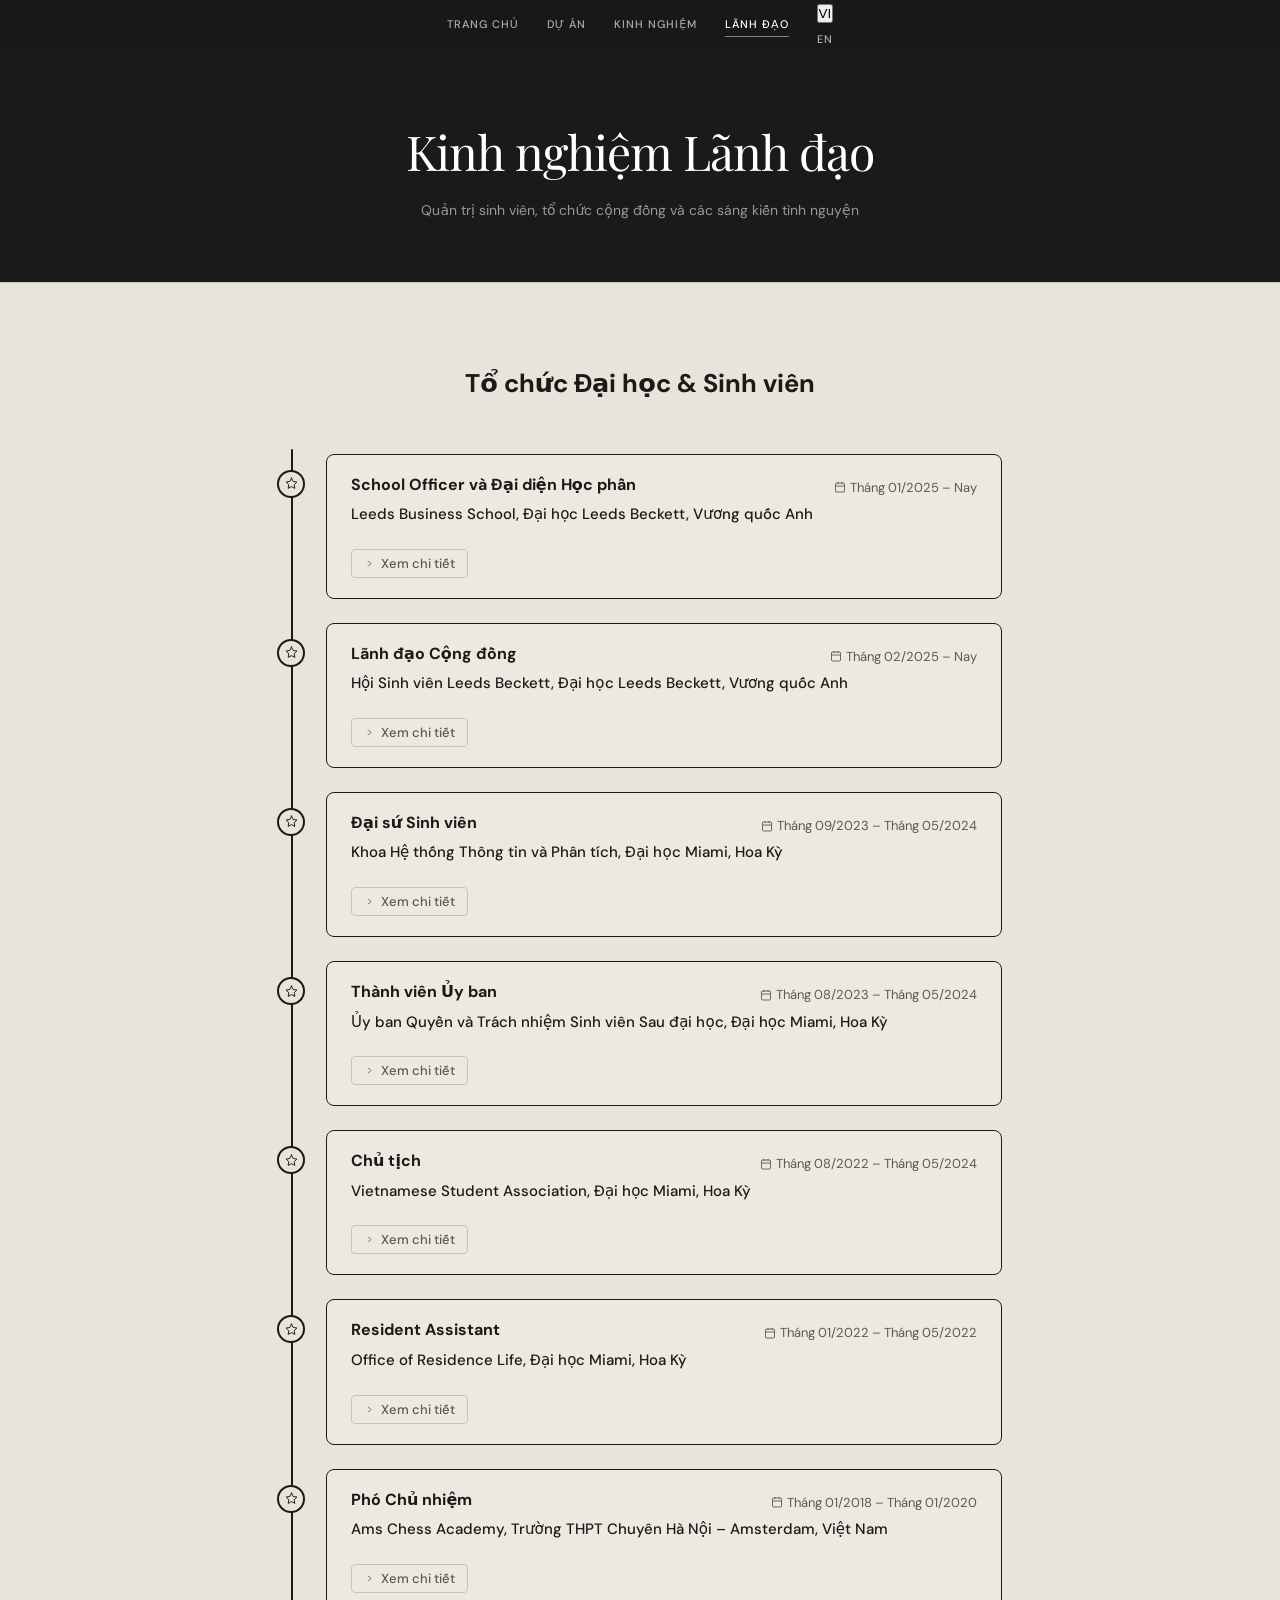
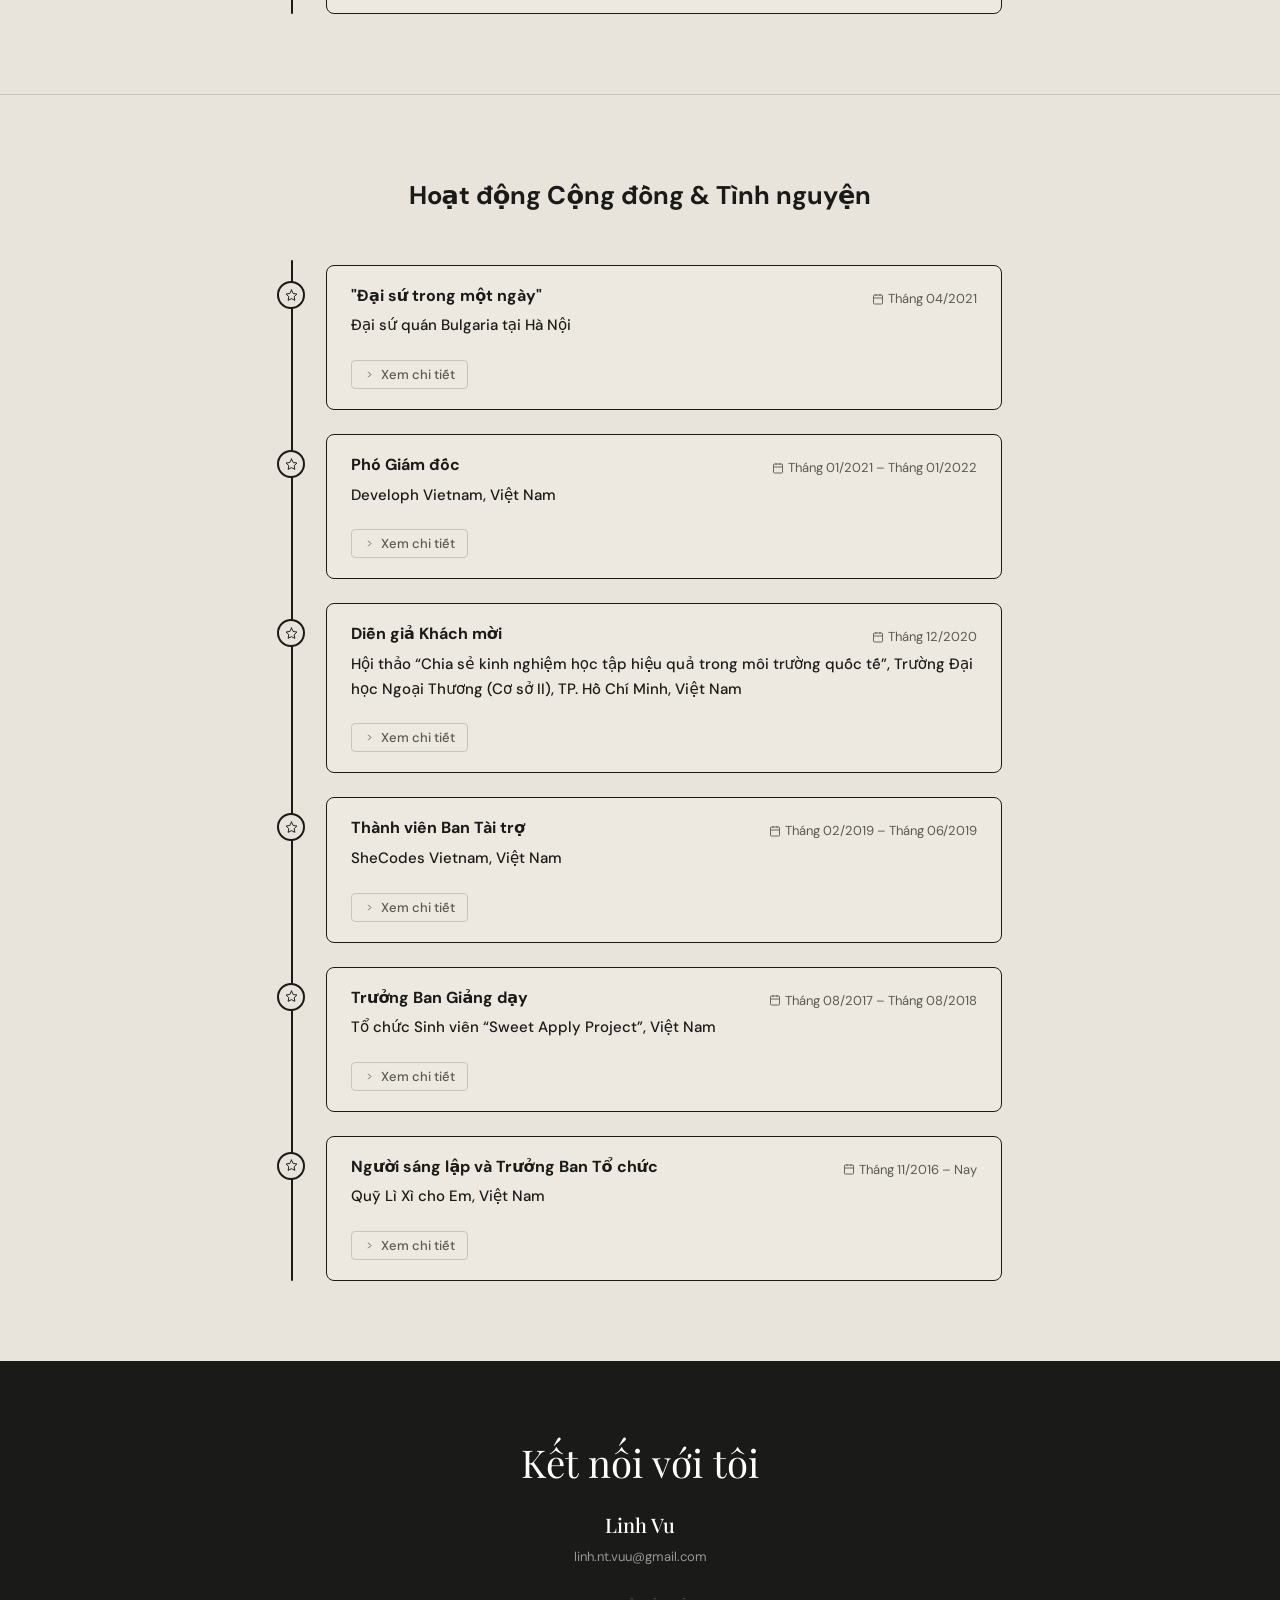
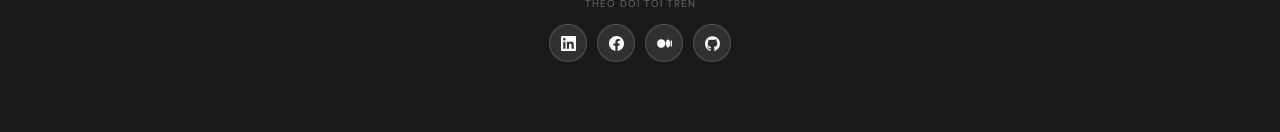
<file: vi/leadership.html>
<!DOCTYPE html>
<html lang="vi">
<head>
  <meta charset="UTF-8" />
  <meta name="viewport" content="width=device-width, initial-scale=1.0" />
  <title>Lãnh đạo | Linh Vu</title>
  <link rel="preconnect" href="https://fonts.googleapis.com" />
  <link rel="preconnect" href="https://fonts.gstatic.com" crossorigin />
  <link href="https://fonts.googleapis.com/css2?family=Playfair+Display:ital,wght@0,400;0,500;0,700;1,400;1,500&family=DM+Sans:wght@300;400;500&display=swap" rel="stylesheet" />
  <link rel="stylesheet" href="../style.css" />
</head>
<body>
<nav>
  <div class="nav-links">
    <a href="index.html">Trang chủ</a>
    <a href="projects.html">Dự án</a>
    <a href="experience.html">Kinh nghiệm</a>
    <a href="leadership.html" class="active">Lãnh đạo</a>
  </div>
  <div class="lang-switcher">
    <button class="lang-current" onclick="toggleLangMenu(this)">VI</button>
    <div class="lang-menu">
      <a href="../leadership.html">EN</a>
    </div>
  </div>
</nav>

<div class="page-hero">
  <h1>Kinh nghiệm Lãnh đạo</h1>
  <p>Quản trị sinh viên, tổ chức cộng đồng và các sáng kiến tình nguyện</p>
</div>

<section class="section" id="university">
  <div class="section-inner">
    <div class="section-label-wrap reveal"><div class="section-label">Tổ chức Đại học &amp; Sinh viên</div></div>
    <div class="section-content">
      <div class="timeline reveal">

        <div class="timeline-item"><div class="timeline-dot"><svg viewBox="0 0 24 24"><polygon points="12 2 15.09 8.26 22 9.27 17 14.14 18.18 21.02 12 17.77 5.82 21.02 7 14.14 2 9.27 8.91 8.26 12 2"/></svg></div><div class="timeline-card"><div class="timeline-card-header"><div class="timeline-card-title">School Officer và Đại diện Học phần</div><div class="timeline-card-date"><svg viewBox="0 0 24 24"><rect x="3" y="4" width="18" height="18" rx="2"/><line x1="16" y1="2" x2="16" y2="6"/><line x1="8" y1="2" x2="8" y2="6"/><line x1="3" y1="10" x2="21" y2="10"/></svg>Tháng 01/2025 – Nay</div></div><span class="timeline-card-org">Leeds Business School, Đại học Leeds Beckett, Vương quốc Anh</span><button class="timeline-card-toggle" onclick="toggleCard(this)"><svg viewBox="0 0 24 24"><polyline points="9 6 15 12 9 18"/></svg>Xem chi tiết</button><div class="experience-panel"><ul class="experience-panel-bullets"><li>Được bầu làm đại diện sinh viên cho khóa MSc Management, đóng vai trò cầu nối giữa sinh viên và giảng viên để truyền đạt các mối quan tâm học thuật và đóng góp vào thảo luận về chất lượng học phần.</li><li>Tham gia Ban Điều hành Hội Sinh viên với tư cách tiếng nói đại diện của sinh viên Trường Kinh doanh; đóng góp vào các chiến dịch gắn kết sinh viên, trao quyền cho cộng đồng sinh viên trong vận động thay đổi và ra quyết định kịp thời đối với các vấn đề cấp thiết.</li></ul></div></div></div>

        <div class="timeline-item"><div class="timeline-dot"><svg viewBox="0 0 24 24"><polygon points="12 2 15.09 8.26 22 9.27 17 14.14 18.18 21.02 12 17.77 5.82 21.02 7 14.14 2 9.27 8.91 8.26 12 2"/></svg></div><div class="timeline-card"><div class="timeline-card-header"><div class="timeline-card-title">Lãnh đạo Cộng đồng</div><div class="timeline-card-date"><svg viewBox="0 0 24 24"><rect x="3" y="4" width="18" height="18" rx="2"/><line x1="16" y1="2" x2="16" y2="6"/><line x1="8" y1="2" x2="8" y2="6"/><line x1="3" y1="10" x2="21" y2="10"/></svg>Tháng 02/2025 – Nay</div></div><span class="timeline-card-org">Hội Sinh viên Leeds Beckett, Đại học Leeds Beckett, Vương quốc Anh</span><button class="timeline-card-toggle" onclick="toggleCard(this)"><svg viewBox="0 0 24 24"><polyline points="9 6 15 12 9 18"/></svg>Xem chi tiết</button><div class="experience-panel"><ul class="experience-panel-bullets"><li>Dẫn dắt cộng đồng sinh viên <em>Business Strategy, Operations and Enterprise (BSOE)</em>; tạo điều kiện kết nối đồng đẳng, giao lưu và hợp tác giữa sinh viên trong các chương trình liên quan.</li><li>Phối hợp với Student Community Organizers và Course Representatives để xây dựng không gian chung cho sinh viên thảo luận các vấn đề học thuật và cùng vận động thay đổi tích cực trong trường.</li><li>Hỗ trợ các chiến dịch tổ chức cộng đồng cấp Hội Sinh viên bằng cách kết nối sinh viên BSOE với sáng kiến cấp trường và khuyến khích mức độ tham gia rộng hơn.</li></ul></div></div></div>

        <div class="timeline-item"><div class="timeline-dot"><svg viewBox="0 0 24 24"><polygon points="12 2 15.09 8.26 22 9.27 17 14.14 18.18 21.02 12 17.77 5.82 21.02 7 14.14 2 9.27 8.91 8.26 12 2"/></svg></div><div class="timeline-card"><div class="timeline-card-header"><div class="timeline-card-title">Đại sứ Sinh viên</div><div class="timeline-card-date"><svg viewBox="0 0 24 24"><rect x="3" y="4" width="18" height="18" rx="2"/><line x1="16" y1="2" x2="16" y2="6"/><line x1="8" y1="2" x2="8" y2="6"/><line x1="3" y1="10" x2="21" y2="10"/></svg>Tháng 09/2023 – Tháng 05/2024</div></div><span class="timeline-card-org">Khoa Hệ thống Thông tin và Phân tích, Đại học Miami, Hoa Kỳ</span><button class="timeline-card-toggle" onclick="toggleCard(this)"><svg viewBox="0 0 24 24"><polyline points="9 6 15 12 9 18"/></svg>Xem chi tiết</button><div class="experience-panel"><ul class="experience-panel-bullets"><li>Đại diện Khoa Hệ thống Thông tin và Phân tích với vai trò đại sứ sinh viên cho chương trình Master of Science in Business Analytics (MSBA) tại các sự kiện và hoạt động sinh viên.</li><li>Tham gia các sáng kiến tiếp cận và truyền thông nhằm quảng bá chương trình MSBA tới ứng viên tiềm năng; đóng vai trò đầu mối liên lạc cho sinh viên mới và ứng viên quan tâm, hỗ trợ quá trình chuyển tiếp vào khoa.</li><li>Tổ chức và điều phối các buổi thông tin cho ứng viên, cung cấp góc nhìn trực tiếp về chương trình học, trải nghiệm sinh viên, kết quả nghề nghiệp và văn hóa chương trình MSBA.</li></ul></div></div></div>

        <div class="timeline-item"><div class="timeline-dot"><svg viewBox="0 0 24 24"><polygon points="12 2 15.09 8.26 22 9.27 17 14.14 18.18 21.02 12 17.77 5.82 21.02 7 14.14 2 9.27 8.91 8.26 12 2"/></svg></div><div class="timeline-card"><div class="timeline-card-header"><div class="timeline-card-title">Thành viên Ủy ban</div><div class="timeline-card-date"><svg viewBox="0 0 24 24"><rect x="3" y="4" width="18" height="18" rx="2"/><line x1="16" y1="2" x2="16" y2="6"/><line x1="8" y1="2" x2="8" y2="6"/><line x1="3" y1="10" x2="21" y2="10"/></svg>Tháng 08/2023 – Tháng 05/2024</div></div><span class="timeline-card-org"><a href="https://miamioh.edu/graduate-school/student-resources/responsibilities-committee.html" target="_blank">Ủy ban Quyền và Trách nhiệm Sinh viên Sau đại học</a>, Đại học Miami, Hoa Kỳ</span><button class="timeline-card-toggle" onclick="toggleCard(this)"><svg viewBox="0 0 24 24"><polyline points="9 6 15 12 9 18"/></svg>Xem chi tiết</button><div class="experience-panel"><ul class="experience-panel-bullets"><li>Tham gia ủy ban quản trị thường trực của trường, phụ trách xây dựng tiêu chuẩn ứng xử, rà soát quyền và trách nhiệm của sinh viên sau đại học, đồng thời tư vấn cho Trưởng khoa Sau đại học về các vấn đề chính sách của trường.</li></ul></div></div></div>

        <div class="timeline-item"><div class="timeline-dot"><svg viewBox="0 0 24 24"><polygon points="12 2 15.09 8.26 22 9.27 17 14.14 18.18 21.02 12 17.77 5.82 21.02 7 14.14 2 9.27 8.91 8.26 12 2"/></svg></div><div class="timeline-card"><div class="timeline-card-header"><div class="timeline-card-title">Chủ tịch</div><div class="timeline-card-date"><svg viewBox="0 0 24 24"><rect x="3" y="4" width="18" height="18" rx="2"/><line x1="16" y1="2" x2="16" y2="6"/><line x1="8" y1="2" x2="8" y2="6"/><line x1="3" y1="10" x2="21" y2="10"/></svg>Tháng 08/2022 – Tháng 05/2024</div></div><span class="timeline-card-org">Vietnamese Student Association, Đại học Miami, Hoa Kỳ</span><button class="timeline-card-toggle" onclick="toggleCard(this)"><svg viewBox="0 0 24 24"><polyline points="9 6 15 12 9 18"/></svg>Xem chi tiết</button><div class="experience-panel"><p><a href="https://www.facebook.com/vsa.miamioh" target="_blank">Vietnamese Student Association (VSA)</a> tại Đại học Miami là tổ chức do sinh viên điều hành, hướng tới quảng bá văn hóa, lịch sử và các vấn đề đương đại của Việt Nam trong cộng đồng đại học, đồng thời thúc đẩy nhận thức liên văn hóa và hỗ trợ học thuật, xã hội, nghề nghiệp cho sinh viên Việt Nam và sinh viên Mỹ gốc Việt.</p><ul class="experience-panel-bullets"><li>Lãnh đạo VSA trong 2 năm học, điều phối ban điều hành 8 thành viên thông qua phân công nhiệm vụ, theo dõi tiến độ và thiết lập mục tiêu, phục vụ cộng đồng 70–80 sinh viên Việt Nam trong trường.</li><li>Lên kế hoạch và triển khai các sự kiện văn hóa, chương trình cộng đồng, bao gồm orientation, cultural showcase và hội thảo phát triển nghề nghiệp, thu hút 100–150 người tham dự mỗi sự kiện và thúc đẩy hòa nhập liên văn hóa trong toàn trường.</li><li>Huy động và quản lý 30.000 USD kinh phí trong 4 học kỳ thông qua phối hợp với Associated Student Government (ASG) và International Student and Scholar Services (ISSS), phụ trách lập ngân sách, hồ sơ tài chính và báo cáo định kỳ.</li><li>Đóng vai trò đầu mối giữa sinh viên Việt Nam và các đơn vị trong trường, bao gồm ISSS, khoa chuyên môn và dịch vụ hỗ trợ sinh viên; chủ động nhận diện, hỗ trợ sinh viên gặp khó khăn học thuật hoặc cá nhân trong quá trình tiếp cận quy trình và nguồn lực của trường.</li></ul></div></div></div>

        <div class="timeline-item"><div class="timeline-dot"><svg viewBox="0 0 24 24"><polygon points="12 2 15.09 8.26 22 9.27 17 14.14 18.18 21.02 12 17.77 5.82 21.02 7 14.14 2 9.27 8.91 8.26 12 2"/></svg></div><div class="timeline-card"><div class="timeline-card-header"><div class="timeline-card-title">Resident Assistant</div><div class="timeline-card-date"><svg viewBox="0 0 24 24"><rect x="3" y="4" width="18" height="18" rx="2"/><line x1="16" y1="2" x2="16" y2="6"/><line x1="8" y1="2" x2="8" y2="6"/><line x1="3" y1="10" x2="21" y2="10"/></svg>Tháng 01/2022 – Tháng 05/2022</div></div><span class="timeline-card-org">Office of Residence Life, Đại học Miami, Hoa Kỳ</span><button class="timeline-card-toggle" onclick="toggleCard(this)"><svg viewBox="0 0 24 24"><polyline points="9 6 15 12 9 18"/></svg>Xem chi tiết</button><div class="experience-panel"><p>Resident Assistant (RA) là sinh viên chính quy hỗ trợ Office of Residence Life trong việc xây dựng cộng đồng cư trú, thúc đẩy thành công học thuật, gắn kết cộng đồng, phát triển cá nhân và năng lực liên văn hóa.</p><ul class="experience-panel-bullets"><li>Dẫn dắt cộng đồng cư trú gồm 50 sinh viên trong ký túc xá; phụ trách an toàn cộng đồng, hỗ trợ học thuật và gắn kết bao trùm trong suốt học kỳ.</li><li>Lên kế hoạch và tổ chức 5 sự kiện cộng đồng nhằm thúc đẩy nhận thức liên văn hóa, thành công học thuật và phát triển kỹ năng liên cá nhân; thực hiện các cuộc trò chuyện 1-1 định kỳ với cư dân để nhận diện vấn đề và kết nối với nguồn lực phù hợp trong trường.</li><li>Tham gia đào tạo phát triển nghề nghiệp về chính sách, quy trình, triết lý và mục tiêu học tập của Office of Residence Life.</li></ul></div></div></div>

        <div class="timeline-item"><div class="timeline-dot"><svg viewBox="0 0 24 24"><polygon points="12 2 15.09 8.26 22 9.27 17 14.14 18.18 21.02 12 17.77 5.82 21.02 7 14.14 2 9.27 8.91 8.26 12 2"/></svg></div><div class="timeline-card"><div class="timeline-card-header"><div class="timeline-card-title">Phó Chủ nhiệm</div><div class="timeline-card-date"><svg viewBox="0 0 24 24"><rect x="3" y="4" width="18" height="18" rx="2"/><line x1="16" y1="2" x2="16" y2="6"/><line x1="8" y1="2" x2="8" y2="6"/><line x1="3" y1="10" x2="21" y2="10"/></svg>Tháng 01/2018 – Tháng 01/2020</div></div><span class="timeline-card-org">Ams Chess Academy, Trường THPT Chuyên Hà Nội – Amsterdam, Việt Nam</span><button class="timeline-card-toggle" onclick="toggleCard(this)"><svg viewBox="0 0 24 24"><polyline points="9 6 15 12 9 18"/></svg>Xem chi tiết</button><div class="experience-panel"><p><a href="https://www.facebook.com/amschessacademy" target="_blank">Ams Chess Academy (ACA)</a> là câu lạc bộ cờ vua và board game do học sinh thành lập vào tháng 09/2016 tại Trường THPT Chuyên Hà Nội – Amsterdam, hướng tới thúc đẩy tư duy chiến lược và phong trào cờ vua thi đấu thông qua giải liên trường, workshop và hoạt động cộng đồng tại Hà Nội.</p><ul class="experience-panel-bullets"><li>Tổ chức giải cờ vua và sự kiện kết nối thành viên, xây dựng timeline sự kiện và chuẩn bị hồ sơ tài trợ, địa điểm, trang thiết bị.</li></ul></div></div></div>

      </div>
    </div>
  </div>
</section>

<section class="section" id="community">
  <div class="section-inner">
    <div class="section-label-wrap reveal"><div class="section-label">Hoạt động Cộng đồng &amp; Tình nguyện</div></div>
    <div class="section-content">
      <div class="timeline reveal">

        <div class="timeline-item"><div class="timeline-dot"><svg viewBox="0 0 24 24"><polygon points="12 2 15.09 8.26 22 9.27 17 14.14 18.18 21.02 12 17.77 5.82 21.02 7 14.14 2 9.27 8.91 8.26 12 2"/></svg></div><div class="timeline-card"><div class="timeline-card-header"><div class="timeline-card-title">"Đại sứ trong một ngày"</div><div class="timeline-card-date"><svg viewBox="0 0 24 24"><rect x="3" y="4" width="18" height="18" rx="2"/><line x1="16" y1="2" x2="16" y2="6"/><line x1="8" y1="2" x2="8" y2="6"/><line x1="3" y1="10" x2="21" y2="10"/></svg>Tháng 04/2021</div></div><span class="timeline-card-org">Đại sứ quán Bulgaria tại Hà Nội</span><button class="timeline-card-toggle" onclick="toggleCard(this)"><svg viewBox="0 0 24 24"><polyline points="9 6 15 12 9 18"/></svg>Xem chi tiết</button><div class="experience-panel"><ul class="experience-panel-bullets"><li>Được chọn là một trong bốn người tham gia chương trình “Đại sứ trong một ngày”, do bốn đại sứ quán châu Âu tại Việt Nam (Bulgaria, Hà Lan, Na Uy và Thụy Điển) tổ chức nhân Ngày Quốc tế Phụ nữ nhằm thúc đẩy bình đẳng giới và truyền cảm hứng cho phụ nữ trẻ Việt Nam hướng tới vai trò lãnh đạo trong các tổ chức quốc tế.</li><li>Đồng hành cùng các nữ đại sứ và tham gia một ngày làm việc ngoại giao tại Hà Nội với Đại sứ Bulgaria.</li><li>Ảnh từ chương trình được đăng trên trang Facebook của <a href="https://www.facebook.com/BulgariaInVietnam/posts/pfbid02wbCCHZA6i9LwUJH1fuxfpJGNsRxLjtJKsrBto8tGFLZusyHQdfeQMHwV6e5x23Vnl" target="_blank">Đại sứ quán Bulgaria tại Hà Nội</a>.</li></ul></div></div></div>

        <div class="timeline-item"><div class="timeline-dot"><svg viewBox="0 0 24 24"><polygon points="12 2 15.09 8.26 22 9.27 17 14.14 18.18 21.02 12 17.77 5.82 21.02 7 14.14 2 9.27 8.91 8.26 12 2"/></svg></div><div class="timeline-card"><div class="timeline-card-header"><div class="timeline-card-title">Phó Giám đốc</div><div class="timeline-card-date"><svg viewBox="0 0 24 24"><rect x="3" y="4" width="18" height="18" rx="2"/><line x1="16" y1="2" x2="16" y2="6"/><line x1="8" y1="2" x2="8" y2="6"/><line x1="3" y1="10" x2="21" y2="10"/></svg>Tháng 01/2021 – Tháng 01/2022</div></div><span class="timeline-card-org">Developh Vietnam, Việt Nam</span><button class="timeline-card-toggle" onclick="toggleCard(this)"><svg viewBox="0 0 24 24"><polyline points="9 6 15 12 9 18"/></svg>Xem chi tiết</button><div class="experience-panel"><p><a href="https://www.facebook.com/develophvn" target="_blank">Developh Vietnam</a> là tổ chức phi chính phủ thành lập năm 2020 với sứ mệnh kết nối học sinh, sinh viên yêu thích công nghệ thông qua giáo dục lập trình, chương trình phát triển nghề nghiệp và các sự kiện xây dựng cộng đồng trên toàn Việt Nam.</p><ul class="experience-panel-bullets"><li>Chỉ đạo toàn bộ quá trình triển khai DIY (Develop It Yourself) Camp, boot camp công nghệ trực tuyến 4 tháng về front-end, back-end và full-stack web development cho sinh viên định hướng nghề nghiệp kỹ thuật phần mềm; điều phối tuyển mentor, tiếp cận và tuyển người tham gia, giám sát logistics cho hơn 30 workshop.</li><li>Đồng tổ chức các sự kiện công nghệ cộng đồng tiếp cận hơn 200 người tham dự mỗi sự kiện, bao gồm workshop “Tech Talk” và “Empower: Uncovering the UI/UX World”.</li><li>Phát triển chương trình học và tài nguyên học tập cho workshop lập trình, trang bị kỹ năng phát triển phần mềm thực tiễn và định hướng nghề nghiệp công nghệ toàn cầu cho người tham gia.</li></ul></div></div></div>

        <div class="timeline-item"><div class="timeline-dot"><svg viewBox="0 0 24 24"><polygon points="12 2 15.09 8.26 22 9.27 17 14.14 18.18 21.02 12 17.77 5.82 21.02 7 14.14 2 9.27 8.91 8.26 12 2"/></svg></div><div class="timeline-card"><div class="timeline-card-header"><div class="timeline-card-title">Diễn giả Khách mời</div><div class="timeline-card-date"><svg viewBox="0 0 24 24"><rect x="3" y="4" width="18" height="18" rx="2"/><line x1="16" y1="2" x2="16" y2="6"/><line x1="8" y1="2" x2="8" y2="6"/><line x1="3" y1="10" x2="21" y2="10"/></svg>Tháng 12/2020</div></div><span class="timeline-card-org">Hội thảo “Chia sẻ kinh nghiệm học tập hiệu quả trong môi trường quốc tế”, Trường Đại học Ngoại Thương (Cơ sở II), TP. Hồ Chí Minh, Việt Nam</span><button class="timeline-card-toggle" onclick="toggleCard(this)"><svg viewBox="0 0 24 24"><polyline points="9 6 15 12 9 18"/></svg>Xem chi tiết</button><div class="experience-panel"><ul class="experience-panel-bullets"><li>Được mời làm diễn giả khách mời tại hội thảo “Chia sẻ kinh nghiệm học tập hiệu quả trong môi trường quốc tế”, do Trường Đại học Ngoại Thương (Cơ sở II), <a href="https://www.facebook.com/ICC.FTU2/" target="_blank">Câu lạc bộ Hợp tác Quốc tế (ICC FTU2)</a> và <a href="https://hoisinhvientphcm.com" target="_blank">Hội Sinh viên Việt Nam</a> phối hợp tổ chức.</li><li>Chia sẻ kinh nghiệm về quy trình nộp hồ sơ trao đổi quốc tế, thích nghi liên văn hóa và các kỹ năng học thuật, kỹ năng mềm thiết yếu khi học tập ở môi trường quốc tế.</li></ul></div></div></div>

        <div class="timeline-item"><div class="timeline-dot"><svg viewBox="0 0 24 24"><polygon points="12 2 15.09 8.26 22 9.27 17 14.14 18.18 21.02 12 17.77 5.82 21.02 7 14.14 2 9.27 8.91 8.26 12 2"/></svg></div><div class="timeline-card"><div class="timeline-card-header"><div class="timeline-card-title">Thành viên Ban Tài trợ</div><div class="timeline-card-date"><svg viewBox="0 0 24 24"><rect x="3" y="4" width="18" height="18" rx="2"/><line x1="16" y1="2" x2="16" y2="6"/><line x1="8" y1="2" x2="8" y2="6"/><line x1="3" y1="10" x2="21" y2="10"/></svg>Tháng 02/2019 – Tháng 06/2019</div></div><span class="timeline-card-org">SheCodes Vietnam, Việt Nam</span><button class="timeline-card-toggle" onclick="toggleCard(this)"><svg viewBox="0 0 24 24"><polyline points="9 6 15 12 9 18"/></svg>Xem chi tiết</button><div class="experience-panel"><p><a href="https://www.facebook.com/shecodesvietnam/" target="_blank">SheCodes Vietnam</a> là tổ chức phi lợi nhuận và một trong những cộng đồng phụ nữ trong công nghệ năng động tại Việt Nam, hướng tới trao quyền và hỗ trợ phụ nữ theo đuổi sự nghiệp công nghệ thông qua hackathon, workshop và hoạt động học tập đồng đẳng.</p><ul class="experience-panel-bullets"><li>Chủ động tiếp cận hơn 40 nhà tài trợ tiềm năng, xây dựng gói tài trợ và proposal, huy động hơn 10 nhà tài trợ xác nhận cho hackathon women-in-technology của SheCodes Vietnam.</li><li>Quản lý quan hệ nhà tài trợ và theo dõi ngân sách tài trợ trong toàn bộ chu kỳ sự kiện, đảm bảo cam kết và đầu việc của hai bên được thực hiện.</li><li>Hỗ trợ tổ chức hackathon và workshop tiền sự kiện, đóng góp vào chương trình thu hút hơn 300 người đăng ký với khoảng 70% tham gia tích cực qua các phiên.</li></ul></div></div></div>

        <div class="timeline-item"><div class="timeline-dot"><svg viewBox="0 0 24 24"><polygon points="12 2 15.09 8.26 22 9.27 17 14.14 18.18 21.02 12 17.77 5.82 21.02 7 14.14 2 9.27 8.91 8.26 12 2"/></svg></div><div class="timeline-card"><div class="timeline-card-header"><div class="timeline-card-title">Trưởng Ban Giảng dạy</div><div class="timeline-card-date"><svg viewBox="0 0 24 24"><rect x="3" y="4" width="18" height="18" rx="2"/><line x1="16" y1="2" x2="16" y2="6"/><line x1="8" y1="2" x2="8" y2="6"/><line x1="3" y1="10" x2="21" y2="10"/></svg>Tháng 08/2017 – Tháng 08/2018</div></div><span class="timeline-card-org">Tổ chức Sinh viên “Sweet Apply Project”, Việt Nam</span><button class="timeline-card-toggle" onclick="toggleCard(this)"><svg viewBox="0 0 24 24"><polyline points="9 6 15 12 9 18"/></svg>Xem chi tiết</button><div class="experience-panel"><p><a href="https://www.facebook.com/SweetApplyProject" target="_blank">Sweet Apply Project</a> là tổ chức sinh viên tình nguyện, phi lợi nhuận thành lập năm 2017 với phương châm “The love you give lasts forever”, cung cấp hoạt động gia sư, cố vấn và sự kiện cộng đồng cho trẻ mồ côi và thanh thiếu niên có hoàn cảnh khó khăn tại Việt Nam.</p><ul class="experience-panel-bullets"><li>Dẫn dắt đội tình nguyện giảng dạy tại Cơ sở Nuôi dưỡng Hà Cầu (Hà Nội), quản lý lịch dạy hằng tuần và điều phối logistics nhằm bảo đảm hỗ trợ học tập nhất quán, có cấu trúc cho trẻ mồ côi.</li><li>Thiết kế và giảng dạy các bài phụ đạo đọc viết, tính toán phù hợp với khoảng trống học tập cá nhân, xây dựng môi trường lớp học hỗ trợ giúp trẻ vượt qua khó khăn học tập.</li></ul></div></div></div>

        <div class="timeline-item"><div class="timeline-dot"><svg viewBox="0 0 24 24"><polygon points="12 2 15.09 8.26 22 9.27 17 14.14 18.18 21.02 12 17.77 5.82 21.02 7 14.14 2 9.27 8.91 8.26 12 2"/></svg></div><div class="timeline-card"><div class="timeline-card-header"><div class="timeline-card-title">Người sáng lập và Trưởng Ban Tổ chức</div><div class="timeline-card-date"><svg viewBox="0 0 24 24"><rect x="3" y="4" width="18" height="18" rx="2"/><line x1="16" y1="2" x2="16" y2="6"/><line x1="8" y1="2" x2="8" y2="6"/><line x1="3" y1="10" x2="21" y2="10"/></svg>Tháng 11/2016 – Nay</div></div><span class="timeline-card-org">Quỹ Lì Xì cho Em, Việt Nam</span><button class="timeline-card-toggle" onclick="toggleCard(this)"><svg viewBox="0 0 24 24"><polyline points="9 6 15 12 9 18"/></svg>Xem chi tiết</button><div class="experience-panel"><p>Quỹ Lì Xì cho Em là sáng kiến từ thiện cộng đồng do tình nguyện viên vận hành, thành lập năm 2016 tại Việt Nam, hướng tới cải thiện đời sống của trẻ mồ côi, trẻ em có hoàn cảnh khó khăn và trẻ khuyết tật tại miền Bắc thông qua các đợt gây quỹ hai lần mỗi năm, phân phát phần quà và hỗ trợ tài chính trực tiếp phối hợp với trường học, bệnh viện và tổ chức từ thiện địa phương.</p><ul class="experience-panel-bullets"><li>Dẫn dắt nhóm tình nguyện viên nhỏ qua toàn bộ chu kỳ gây quỹ, bao gồm phân công nhiệm vụ, điều phối tiến độ, logistics sự kiện và trao hỗ trợ trực tiếp tại địa phương.</li><li>Lên kế hoạch và triển khai các sự kiện gây quỹ hai lần mỗi năm, quản lý toàn bộ hoạt động từ ngân sách, phân bổ nguồn lực đến báo cáo tài chính sau sự kiện; huy động khoảng 20.000 USD trong bảy năm (2016–2023).</li><li>Thúc đẩy gắn kết nhà tài trợ thông qua truyền thông và mạng xã hội, duy trì quan hệ dài hạn với nhà tài trợ qua nhiều chu kỳ gây quỹ.</li><li>Xây dựng và duy trì quan hệ đối tác với trường học, bệnh viện và tổ chức từ thiện tại miền Bắc Việt Nam để chuyển hỗ trợ trực tiếp tới người thụ hưởng dưới dạng quà tặng, gói chăm sóc và hỗ trợ tài chính.</li></ul></div></div></div>

      </div>
    </div>
  </div>
</section>

<footer class="footer" id="connect">
  <div class="footer-title">Kết nối với tôi</div>
  <div class="footer-name">Linh Vu</div>
  <div class="footer-email"><a href="mailto:linh.nt.vuu@gmail.com">linh.nt.vuu@gmail.com</a></div>
  <div class="footer-label">Theo dõi tôi trên</div>
  <div class="social-links">
    <a href="https://www.linkedin.com/in/linhvu11/" target="_blank" class="social-link" title="LinkedIn"><svg viewBox="0 0 24 24"><path d="M20.447 20.452h-3.554v-5.569c0-1.328-.027-3.037-1.852-3.037-1.853 0-2.136 1.445-2.136 2.939v5.667H9.351V9h3.414v1.561h.046c.477-.9 1.637-1.85 3.37-1.85 3.601 0 4.267 2.37 4.267 5.455v6.286zM5.337 7.433c-1.144 0-2.063-.926-2.063-2.065 0-1.138.92-2.063 2.063-2.063 1.14 0 2.064.925 2.064 2.063 0 1.139-.925 2.065-2.064 2.065zm1.782 13.019H3.555V9h3.564v11.452zM22.225 0H1.771C.792 0 0 .774 0 1.729v20.542C0 23.227.792 24 1.771 24h20.451C23.2 24 24 23.227 24 22.271V1.729C24 .774 23.2 0 22.222 0h.003z"/></svg></a>
    <a href="https://www.facebook.com/linhbong115" target="_blank" class="social-link" title="Facebook"><svg viewBox="0 0 24 24"><path d="M24 12.073c0-6.627-5.373-12-12-12s-12 5.373-12 12c0 5.99 4.388 10.954 10.125 11.854v-8.385H7.078v-3.47h3.047V9.43c0-3.007 1.792-4.669 4.533-4.669 1.312 0 2.686.235 2.686.235v2.953H15.83c-1.491 0-1.956.925-1.956 1.874v2.25h3.328l-.532 3.47h-2.796v8.385C19.612 23.027 24 18.062 24 12.073z"/></svg></a>
    <a href="https://medium.com/@linhvu.nt" target="_blank" class="social-link" title="Medium"><svg viewBox="0 0 24 24"><path d="M13.54 12a6.8 6.8 0 01-6.77 6.82A6.8 6.8 0 010 12a6.8 6.8 0 016.77-6.82A6.8 6.8 0 0113.54 12zM20.96 12c0 3.54-1.51 6.42-3.38 6.42-1.87 0-3.39-2.88-3.39-6.42s1.52-6.42 3.39-6.42 3.38 2.88 3.38 6.42M24 12c0 3.17-.53 5.75-1.19 5.75-.66 0-1.19-2.58-1.19-5.75s.53-5.75 1.19-5.75C23.47 6.25 24 8.83 24 12z"/></svg></a>
    <a href="https://github.com/linhvu11" target="_blank" class="social-link" title="GitHub"><svg viewBox="0 0 24 24"><path d="M12 .297c-6.63 0-12 5.373-12 12 0 5.303 3.438 9.8 8.205 11.385.6.113.82-.258.82-.577 0-.285-.01-1.04-.015-2.04-3.338.724-4.042-1.61-4.042-1.61C4.422 18.07 3.633 17.7 3.633 17.7c-1.087-.744.084-.729.084-.729 1.205.084 1.838 1.236 1.838 1.236 1.07 1.835 2.809 1.305 3.495.998.108-.776.417-1.305.76-1.605-2.665-.3-5.466-1.332-5.466-5.93 0-1.31.465-2.38 1.235-3.22-.135-.303-.54-1.523.105-3.176 0 0 1.005-.322 3.3 1.23.96-.267 1.98-.399 3-.405 1.02.006 2.04.138 3 .405 2.28-1.552 3.285-1.23 3.285-1.23.645 1.653.24 2.873.12 3.176.765.84 1.23 1.91 1.23 3.22 0 4.61-2.805 5.625-5.475 5.92.42.36.81 1.096.81 2.22 0 1.606-.015 2.896-.015 3.286 0 .315.21.69.825.57C20.565 22.092 24 17.592 24 12.297c0-6.627-5.373-12-12-12"/></svg></a>
  </div>
</footer>

<script src="../shared.js"></script>
</body>
</html>
</file>
<file: style.css>
:root {
  --bg: #e8e4db;
  --bg-card: #ede9e1;       /* slightly lighter than bg for cards */
  --bg-dark: #1a1a18;
  --text: #1a1a18;
  --text-light: #5a5a52;
  --border: #1a1a18;        /* black borders */
  --border-subtle: #c8c4bb; /* subtle dividers inside cards */
  --white: #ffffff;
  --serif: 'Playfair Display', Georgia, serif;
  --sans: 'DM Sans', system-ui, sans-serif;
  --nav-h: 52px;
  --content-max: 980px;     /* wider content */
  --page-pad: clamp(20px, 10vw, 160px);
  --dot-size: 28px;
  --line-left: 13px;        /* center of the 2px line = (dot-size/2) - 1 */
}

*, *::before, *::after { box-sizing: border-box; margin: 0; padding: 0; }
html { scroll-behavior: smooth; }
body {
  font-family: var(--sans);
  background: var(--bg);
  color: var(--text);
  font-size: 15px;
  line-height: 1.65;
  -webkit-font-smoothing: antialiased;
  min-width: 320px;
}
a { color: inherit; text-decoration: none; }

/* ══ NAV ══ */
nav {
  position: fixed; top: 0; left: 0; right: 0; z-index: 500;
  display: flex; align-items: center; justify-content: center;
  gap: 28px;
  padding: 0 clamp(20px, 5vw, 80px);
  height: var(--nav-h);
  background: rgba(26,24,24,0.96);
  backdrop-filter: blur(10px);
}

.nav-links { display: flex; gap: 28px; align-items: center; }
nav a {
  color: rgba(255,255,255,0.65); font-size: 11px;
  letter-spacing: 0.09em; text-transform: uppercase; font-weight: 500;
  transition: color 0.2s; padding-bottom: 2px;
  border-bottom: 1.5px solid transparent;
}
nav a:hover { color: white; }
nav a.active { color: white; border-bottom-color: rgba(255,255,255,0.45); }

/* ══ SECTIONS ══ */
.section { padding: 80px 0; border-top: 1px solid var(--border-subtle); }
.section-inner {
  max-width: var(--content-max);
  margin: 0 auto;
  padding: 0 var(--page-pad);
}
.section-label-wrap { text-align: center; margin-bottom: 48px; }
.section-label { font-family: var(--sans); font-size: 1.6rem; font-weight: 700; color: var(--text); }
.section-label-hint { font-size: 12px; color: var(--text-light); font-style: italic; margin-top: 6px; }
.section-content { min-width: 0; }

/* ══ PAGE HERO ══ */
.page-hero {
  background: var(--bg-dark); color: white;
  padding: calc(var(--nav-h) + 60px) var(--page-pad) 60px;
  text-align: center;
}
.page-hero h1 { font-family: var(--serif); font-size: 3rem; font-weight: 400; letter-spacing: -0.02em; }
.page-hero h1 em { font-style: italic; }
.page-hero p { font-size: 14px; color: rgba(255,255,255,0.55); margin-top: 8px; }

/* ══════════════════════════════════════
   TIMELINE
══════════════════════════════════════ */
.timeline {
  position: relative;
  padding-left: 48px;
}
.timeline::before {
  content: '';
  position: absolute;
  left: var(--line-left);
  top: -5px;
  bottom: 0;
  width: 2px;
  background: var(--bg-dark);
  border-radius: 1px;
}
.timeline-item { position: relative; margin-bottom: 24px; }
.timeline-item:last-child { margin-bottom: 0; }

.timeline-dot {
  position: absolute;
  left: -49px;
  top: 16px;
  width: var(--dot-size);
  height: var(--dot-size);
  border-radius: 50%;
  background: var(--bg);
  border: 2px solid var(--bg-dark);
  display: flex; align-items: center; justify-content: center;
  z-index: 1;
}
.timeline-dot svg {
  width: 13px; height: 13px;
  stroke: var(--bg-dark); stroke-width: 1.8;
  fill: none; stroke-linecap: round; stroke-linejoin: round;
}

/* Timeline CARD */
.timeline-card {
  background: var(--bg-card);
  border: 1.5px solid var(--bg-dark);
  border-radius: 8px;
  padding: 20px 24px;
  overflow: hidden;
  transition: box-shadow 0.2s, transform 0.2s;
}
.timeline-card:hover { box-shadow: 0 4px 20px rgba(0,0,0,0.12); transform: translateY(-1px); }
.timeline-card-header {
  display: flex; justify-content: space-between;
  align-items: flex-start; gap: 12px; margin-bottom: 4px;
  flex-wrap: wrap; /* allow wrapping instead of overflow */
}
.timeline-card-title {
  font-weight: 700; font-size: 16px; line-height: 1.3;
  flex: 1; min-width: 0; /* shrink properly */
}
.timeline-card-date {
  display: flex; align-items: center; gap: 4px;
  font-size: 13px; color: var(--text-light);
  white-space: nowrap; flex-shrink: 0; padding-top: 2px;
}
.timeline-card-date svg { width: 12px; height: 12px; fill: none; stroke: var(--text-light); stroke-width: 1.8; }
.timeline-card-org {
  font-size: 15px; font-weight: 500; color: var(--text); margin-bottom: 10px; display: block;
}

/* For EDUCATION section: scholarship list */
.timeline-card-edu-scholarship { list-style: none; font-size: 14px; color: var(--text-light); }
.timeline-card-edu-scholarship li { padding: 2px 0; }

/* -- Timeline CARD toggle button -- */
.timeline-card-toggle {
  display: inline-flex; align-items: center; gap: 6px;
  font-size: 13px; font-weight: 500; color: var(--text-light);
  background: none; border: 1.5px solid var(--border-subtle);
  border-radius: 4px; padding: 5px 12px; cursor: pointer;
  transition: all 0.15s; font-family: var(--sans); margin-top: 12px; }
.timeline-card-toggle:hover { border-color: var(--text); color: var(--text); }
.timeline-card-toggle.open { border-color: var(--text); color: var(--text); background: rgba(0,0,0,0.03); }
.timeline-card-toggle svg { width: 11px; height: 11px; fill: none; stroke: currentColor; stroke-width: 2; transition: transform 0.22s ease; }
.timeline-card-toggle.open svg { transform: rotate(90deg); }

/* ══ EDUCATION dropdown panel ══ */
.edu-panel {
  display: none; margin-top: 14px; padding: 16px 18px;
  background: var(--bg); border: 1px solid var(--border-subtle);
  border-radius: 6px; font-size: 14px; line-height: 1.7;
}
.edu-panel.open { display: block; animation: dropIn 0.2s ease; }
@keyframes dropIn { from { opacity: 0; transform: translateY(-5px); } to { opacity: 1; transform: none; } }
.edu-panel-subhead { font-weight: 700; font-size: 11px; letter-spacing: 0.07em; text-transform: uppercase; color: var(--text-light); margin: 14px 0 8px; }
.edu-panel-subhead:first-child { margin-top: 0; }
.edu-panel strong { font-weight: 700; }
.edu-panel p { margin-bottom: 6px; font-size: 14px; }
.edu-panel p:last-child { margin-bottom: 0; }

/* ══ AWARDS ══ */
.award-list { list-style: none; }

/* Each award entry is an <li> — acts as the visual "group" */
.award-list > li {
  padding: 10px 0;
  border-bottom: 1px solid var(--border-subtle);
}
.award-list > li:first-child { padding-top: 0; }
.award-list > li:last-child { padding-bottom: 0; border-bottom: none; }

/* Title + date row */
.award-item {
  display: flex;
  justify-content: space-between;
  align-items: flex-start;
  gap: 12px;
}
.award-item-title {
  flex: 1;
  min-width: 0;
  font-size: 14px;
  line-height: 1.4;
}
.award-item-date {
  font-size: 12px;
  color: var(--text-light);
  white-space: nowrap;
  flex-shrink: 0;
  padding-top: 2px;
}

/* Detail sits tight below the title row */
.award-item-detail {
  font-size: 12.5px;
  color: var(--text-light);
  margin-top: 3px;
  line-height: 1.55;
  font-style: italic;
}

/* ══ STYLE LINKS <a> ══ */
.award-list a,
.experience-panel a,
.edu-panel a {
  color: #4A7FA5;
  text-decoration: none;
  font-size: inherit;
  font-weight: inherit;
  font-style: inherit;
  line-height: inherit;
}
.award-list a:hover,
.experience-panel a:hover,
.edu-panel a:hover {
  color: #2E5F80;
}

/* ══ EXPERIENCE dropdown panel ══ */
.experience-panel {
  display: none; margin-top: 14px; padding: 16px 18px;
  background: var(--bg); border: 1px solid var(--border-subtle);
  border-radius: 6px; font-size: 14px; line-height: 1.7;
}
.experience-panel.open { display: block; animation: dropIn 0.2s ease; }
.experience-panel p { margin-bottom: 6px; font-size: 14px; font-style: italic; }
.experience-panel-bullets { padding-left: 18px; }
.experience-panel-bullets li { font-size: 14px; line-height: 1.65; margin-bottom: 6px; }
.experience-panel-bullets li:last-child { margin-bottom: 0; }

/* ══ SKILLS ══ */
.skills-two-col { display: grid; grid-template-columns: 1fr 1fr; gap: 0 60px; }
.skills-col-head { font-family: var(--serif); font-size: 1.05rem; font-weight: 400; margin-bottom: 20px; padding-bottom: 10px; border-bottom: 1px solid var(--border-subtle); }
.skills-group { margin-bottom: 20px; }
.skills-group:last-child { margin-bottom: 0; }
.skills-group-title { font-weight: 600; font-size: 11px; letter-spacing: 0.08em; text-transform: uppercase; margin-bottom: 5px; }
.skills-category-desc { font-size: 15px; line-height: 1.65; color: var(--text-light); }

/* ══ LANGUAGES ══ */
.lang-list { display: flex; gap: 60px; justify-content: center; flex-wrap: wrap; }
.lang-item { text-align: center; }
.lang-donut { position: relative; width: 80px; height: 80px; margin: 0 auto 10px; }
.lang-donut svg { width: 80px; height: 80px; transform: rotate(-90deg); }
.lang-donut circle { fill: none; stroke-width: 7; stroke-linecap: round; }
.lang-donut .track { stroke: var(--border-subtle); }
.lang-donut .fill { stroke: var(--bg-dark); }
.lang-donut-pct { position: absolute; inset: 0; display: flex; align-items: center; justify-content: center; font-size: 14px; font-weight: 600; }
.lang-name { font-size: 13px; font-weight: 500; }

/* ══ PROJECTS GRID ══ */
.projects-grid { display: grid; grid-template-columns: repeat(3, 1fr); gap: 20px; }
.project-card { cursor: pointer; transition: transform 0.2s; }
.project-card:hover { transform: translateY(-3px); }
.project-thumb {
  width: 100%;
  aspect-ratio: 2/1;
  object-fit: cover;
  border-radius: 6px;
  border: 1.5px solid var(--bg-dark);
  display: block;
}
.project-title { font-size: 14px; font-weight: 600; margin-top: 8px; line-height: 1.4; }
.project-year { font-size: 12px; font-style: italic; color: var(--text-light); margin-top: 2px; }

/* ══ MODAL ══ */
.modal-overlay {
  display: none; position: fixed; inset: 0;
  background: rgba(0,0,0,0.45); z-index: 1000;
  align-items: center; justify-content: center; padding: 20px;
}
.modal-overlay.open { display: flex; }
.modal {
  background: var(--white); border-radius: 8px;
  max-width: 700px; width: 100%; max-height: 88vh;
  overflow-y: auto; padding: 32px; position: relative;
  animation: modalIn 0.2s ease;
}
@keyframes modalIn {
  from { opacity: 0; transform: scale(0.97) translateY(6px); }
  to { opacity: 1; transform: scale(1) translateY(0); }
}
.modal-close {
  position: absolute; top: 14px; right: 14px;
  width: 28px; height: 28px; border-radius: 50%;
  border: 1.5px solid var(--text); background: none;
  cursor: pointer; display: flex; align-items: center; justify-content: center; font-size: 14px;
}
.modal-close:hover { background: var(--bg-dark); color: white; border-color: var(--bg-dark); }
.modal-title { font-weight: 700; font-size: 17px; margin-bottom: 6px; line-height: 1.4; }
.modal-meta { font-size: 13px; color: var(--text-light); margin-bottom: 4px; }
.modal-meta em { font-style: italic; }
.modal-year { font-size: 13px; color: var(--text-light); margin-bottom: 16px; }
.modal-sep { border: none; border-top: 1px solid var(--border-subtle); margin: 14px 0; }
.modal-body ul { padding-left: 18px; }
.modal-body li { font-size: 14px; margin-bottom: 7px; line-height: 1.65; }
.modal-body p { font-size: 14px; margin-bottom: 8px; line-height: 1.7; }
.modal-body strong { font-weight: 700; font-style: italic; }
.modal-note { font-size: 12px; font-style: italic; color: var(--text-light); margin-top: 14px; }
.btn-read {
  display: inline-block; background: var(--bg-dark); color: white;
  padding: 10px 22px; border-radius: 30px; font-size: 13px;
  font-weight: 500; margin-top: 16px; transition: opacity 0.2s;
}
.btn-read:hover { opacity: 0.8; }

/* ══ FOOTER ══ */
.footer { background: var(--bg-dark); color: white; text-align: center; padding: 70px 40px; }
.footer-title { font-family: var(--serif); font-size: 2.4rem; font-weight: 400; margin-bottom: 14px; }
.footer-name { font-family: var(--serif); font-size: 20px; font-weight: 500; margin-bottom: 5px; }
.footer-email { font-size: 13px; color: rgba(255,255,255,0.55); margin-bottom: 28px; }
.footer-label { font-size: 10px; letter-spacing: 0.1em; text-transform: uppercase; color: rgba(255,255,255,0.35); margin-bottom: 12px; }
.social-links { display: flex; gap: 10px; justify-content: center; }
.social-link { width: 38px; height: 38px; border-radius: 50%; background: rgba(255,255,255,0.1); display: flex; align-items: center; justify-content: center; transition: background 0.2s; border: 1px solid rgba(255,255,255,0.18); }
.social-link:hover { background: rgba(255,255,255,0.22); }
.social-link svg { width: 15px; height: 15px; fill: white; }

/* ══ REVEAL ══ */
.reveal { opacity: 1; transform: none; }
.reveal.visible { opacity: 1; transform: none; }

/* ══ LANGUAGE SWITCHER ══ */
/*
.lang-switcher {
  position: relative;
  display: flex;
  align-items: center;
}
.lang-current {
  font-family: var(--sans);
  font-size: 11px; font-weight: 500; letter-spacing: 0.09em;
  color: rgba(255,255,255,0.65);
  background: none; border: 1px solid rgba(255,255,255,0.25);
  border-radius: 4px; padding: 4px 10px;
  cursor: pointer; transition: all 0.15s;
  line-height: 1;
}
.lang-current:hover { color: white; border-color: rgba(255,255,255,0.6); }
.lang-menu {
  display: none;
  position: absolute; top: calc(100% + 8px); right: 0;
  background: #1a1a18; border: 1px solid rgba(255,255,255,0.15);
  border-radius: 4px; overflow: hidden; min-width: 100%;
  z-index: 600;
}
.lang-menu.open { display: block; }
.lang-menu a {
  display: block; padding: 6px 10px;
  font-size: 11px; font-weight: 500; letter-spacing: 0.09em;
  color: rgba(255,255,255,0.65); text-align: center;
  transition: background 0.15s;
}
.lang-menu a:hover { background: rgba(255,255,255,0.08); color: white; }
*/

/* ══ MOBILE responsive adjustments ══ */
@media (max-width: 800px) {
  .hero {
    grid-template-columns: 1fr !important;
    gap: 28px !important;
    padding-left: var(--page-pad) !important;
    padding-right: var(--page-pad) !important;
  }
  .hero-photo {
    max-width: 180px !important;
    margin: 0 auto;
  }
  .hero-right-content { align-items: center; text-align: center; }
  .hero-socials { justify-content: center; }
  .hero-name { font-size: 2.4rem !important; }
}

@media (max-width: 600px) {
  .skills-two-col { grid-template-columns: 1fr; gap: 32px; }
  .projects-grid { grid-template-columns: repeat(2, 1fr); gap: 14px; }
  .lang-list { gap: 32px; }
  /* Stack date below title so it never overflows the card */
  .timeline-card-header { flex-direction: column; gap: 4px; }
  .timeline-card-date { font-size: 12px; white-space: normal; }
  /* Stack award date below title; more vertical padding so dividers read clearly */
  .award-item { flex-direction: column; gap: 1px; }
  .award-item-date { font-size: 11.5px; margin-top: 2px; padding-top: 0; }
  .award-list > li { padding: 14px 0; }
  .award-list > li:first-child { padding-top: 0; }
  .award-list > li:last-child { padding-bottom: 0; }
}

/* ══ PRINT ══ */
@media print {
  nav { position: static; }
  .page-hero { padding-top: 40px; }
  .hero { padding-top: 40px; }
  .timeline-card:hover { transform: none; box-shadow: none; }
}
</file>
